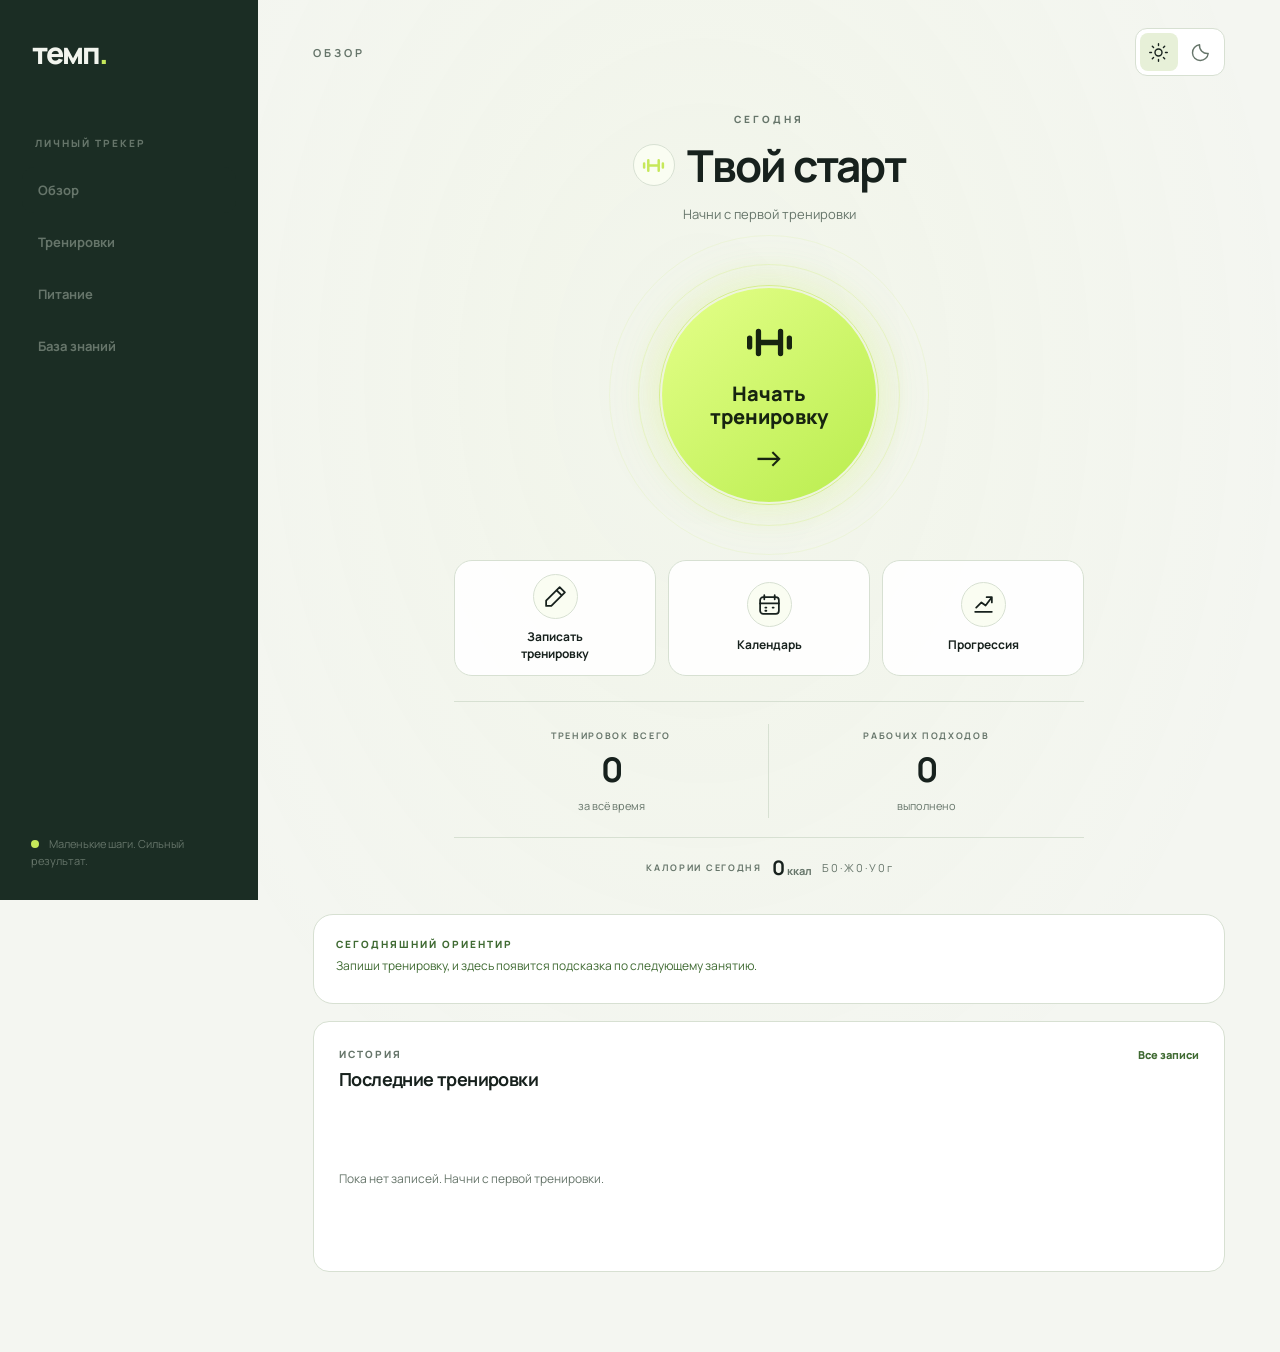
<file: index.html>
<!doctype html>
<html lang="ru">
  <head>
    <meta charset="UTF-8" />
    <meta name="viewport" content="width=device-width, initial-scale=1, viewport-fit=cover" />
    <meta name="theme-color" content="#101b18" />
    <meta name="description" content="Дневник тренировок и питания для активной жизни." />
    <link rel="manifest" href="./manifest.webmanifest" />
    <link rel="icon" href="./icon.svg" type="image/svg+xml" />
    <script>
      try {
        const savedTheme = localStorage.getItem("temp-theme-v1");
        document.documentElement.dataset.theme = ["light", "dark"].includes(savedTheme)
          ? savedTheme : (matchMedia("(prefers-color-scheme: dark)").matches ? "dark" : "light");
      } catch { document.documentElement.dataset.theme = "light"; }
    </script>
    <link rel="stylesheet" href="./styles.css?v=47" />
    <style>
      .live-past-sets > summary { display: list-item !important; text-align: left !important; justify-content: flex-start !important; }
      .live-past-title { margin-left: 0 !important; margin-right: auto !important; }
    </style>
    <title>Темп — тренировки и питание</title>
  </head>
  <body>
    <div class="app-shell">
      <aside class="sidebar" aria-label="Навигация">
        <a class="brand" href="#overview" aria-label="Темп, главная"><span>темп<span class="brand-dot">.</span></span></a>
        <div class="sidebar-caption">ЛИЧНЫЙ ТРЕКЕР</div>
        <nav class="nav-list" id="desktop-nav">
          <a href="#overview" data-page="overview"> Обзор</a>
          <a href="#training" data-page="training"> Тренировки</a>
          <a href="#nutrition" data-page="nutrition"> Питание</a>
          <a href="#learn" data-page="learn"> База знаний</a>
        </nav>
        <div class="sidebar-bottom"><span class="pulse-dot"></span> Маленькие шаги. Сильный результат.</div>
      </aside>

      <main id="main-content">
        <header class="topbar">
          <div><div class="eyebrow">ТВОЁ ПРОСТРАНСТВО ДЛЯ РОСТА</div><h1 id="page-title">Обзор</h1></div>
          <div class="topbar-actions"><div class="date-chip" id="today-label"></div><div class="theme-switch" role="group" aria-label="Тема оформления">
            <button type="button" data-theme-choice="light" aria-label="Светлая тема" aria-pressed="true" title="Светлая тема"><svg viewBox="0 0 24 24" aria-hidden="true"><circle cx="12" cy="12" r="4"/><path d="M12 2v2m0 16v2M2 12h2m16 0h2M4.93 4.93l1.42 1.42m11.3 11.3 1.42 1.42M4.93 19.07l1.42-1.42m11.3-11.3 1.42-1.42"/></svg></button>
            <button type="button" data-theme-choice="dark" aria-label="Тёмная тема" aria-pressed="false" title="Тёмная тема"><svg viewBox="0 0 24 24" aria-hidden="true"><path d="M20.8 13.1A9 9 0 0 1 10.9 3.2 9 9 0 1 0 20.8 13.1Z"/></svg></button>
          </div></div>
        </header>

        <section class="page active" id="overview" aria-labelledby="page-title">
          <div class="hero overview-launch">
            <div class="overview-focus"><span class="eyebrow" id="overview-focus-caption">СЕГОДНЯ</span><div class="overview-focus-title"><span class="overview-focus-icon"><svg viewBox="0 0 24 24" fill="none" stroke="currentColor" stroke-width="2.4" stroke-linecap="round" aria-hidden="true"><path d="M7 7v10M17 7v10M3 10v4M21 10v4M7 12h10"/></svg></span><h2 id="overview-focus-name">Твой старт</h2></div><p id="overview-focus-last">Начни с первой тренировки</p></div>
            <div class="start-orbit"><a class="overview-start" id="hero-start" href="#workout-flow"><svg viewBox="0 0 24 24" fill="none" stroke="currentColor" stroke-width="2.4" stroke-linecap="round" aria-hidden="true"><path d="M7 7v10M17 7v10M3 10v4M21 10v4M7 12h10"/></svg><span>Начать<br>тренировку</span><span class="start-arrow" aria-hidden="true">→</span></a></div>
            <div class="hero-actions overview-shortcuts"><a class="hero-record" id="hero-record" href="#workout-record"><span class="shortcut-icon"><svg viewBox="0 0 24 24" fill="none" stroke="currentColor" stroke-width="1.7" stroke-linecap="round" stroke-linejoin="round" aria-hidden="true"><path d="m16 3 5 5L8 21H3v-5Z M13 6l5 5"/></svg></span><span>Записать<br>тренировку</span></a><a class="hero-calendar" href="#calendar"><span class="shortcut-icon"><svg viewBox="0 0 24 24" fill="none" stroke="currentColor" stroke-width="1.7" stroke-linecap="round" aria-hidden="true"><rect x="3" y="5" width="18" height="16" rx="3"/><path d="M7 3v4m10-4v4M3 11h18M8 15h1m6 0h1m-8 3h1"/></svg></span><span>Календарь</span></a><a class="hero-progression" href="#progression"><span class="shortcut-icon"><svg viewBox="0 0 24 24" fill="none" stroke="currentColor" stroke-width="1.7" stroke-linecap="round" stroke-linejoin="round" aria-hidden="true"><path d="M4 19h16M5 15l5-5 4 3 6-8M15 5h5v5"/></svg></span><span>Прогрессия</span></a></div>
            <button class="hero-secondary" id="hero-new" type="button" hidden>Новая тренировка</button>
          </div>
          <div class="section-heading"><div><div class="eyebrow">ГЛАВНОЕ ЗА СЕГОДНЯ</div><h2>Всё под контролем</h2></div></div>
          <div class="stats-grid">
            <article class="stat-card"><span>Тренировок всего</span><strong id="stat-workouts">0</strong><small>за всё время</small></article>
            <article class="stat-card"><span>Рабочих подходов</span><strong id="stat-sets">0</strong><small>выполнено</small></article>
            <article class="stat-card"><span>Калории сегодня</span><strong id="stat-calories">0 <i>ккал</i></strong><small id="stat-macros">Б 0 · Ж 0 · У 0 г</small></article>
          </div>
          <section class="panel today-panel"><div class="eyebrow">СЕГОДНЯШНИЙ ОРИЕНТИР</div><div id="today-plan" class="empty-state">Запиши тренировку, и здесь появится подсказка по следующему занятию.</div></section>
          <div class="two-column">
            <article class="panel"><div class="panel-head"><div><div class="eyebrow">ИСТОРИЯ</div><h3>Последние тренировки</h3></div><a href="#training">Все записи</a></div><div id="recent-workouts" class="empty-state">Пока нет записей. Начни с первой тренировки.</div></article>
            <article class="panel timer-panel"><div class="eyebrow">МЕЖДУ ПОДХОДАМИ</div><h3>Время отдохнуть</h3><div class="timer-display" data-timer-display role="timer" aria-label="Оставшееся время отдыха">02:00</div><p data-timer-status>Выбери время и запусти таймер.</p><div class="timer-actions"><button type="button" data-timer-start="60">1 мин</button><button type="button" data-timer-start="90">1,5 мин</button><button type="button" data-timer-start="120" class="selected">2 мин</button><button type="button" data-timer-start="180">3 мин</button><button type="button" data-timer-stop>Сбросить</button></div></article>
          </div>
          <section class="panel summary-panel" id="latest-summary" hidden></section>
        </section>

        <section class="page" id="progression" aria-label="Прогрессия">
          <a class="record-back" href="#overview">К обзору</a>
          <div class="progression-intro"><div class="eyebrow">ТВОЙ ПРОГРЕСС</div><h2>Сильнее в своём темпе.</h2><p>Смотри изменения по упражнениям, ставь личные цели и выбирай следующий шаг нагрузки.</p></div>
          <details id="progression-profile-details" class="panel progression-profile-details" open><summary>Мой профиль</summary><form id="progression-profile"><div class="progression-profile-grid"><label>Масса тела, кг<input name="weight" type="number" min="20" max="300" step="any" placeholder="Например, 75" /></label><label>Пол для сравнения<select name="sex"><option value="">Не выбран</option><option value="male">Мужчина</option><option value="female">Женщина</option></select></label><label>Рост, см — необязательно<input name="height" type="number" min="100" max="250" step="1" placeholder="Например, 175" /></label><label>Опыт тренировок<select name="experience"><option value="new">Начинаю</option><option value="regular">Тренируюсь регулярно</option><option value="experienced">Есть опыт</option></select></label></div><button class="small-button" type="submit">Сохранить профиль</button><span id="progression-profile-status" class="form-help" role="status"></span><p class="form-help">Профиль хранится на этом устройстве. Масса тела и пол нужны для силовых ориентиров. Рост и опыт сохраняются для информации; личные графики работают без профиля.</p></form></details>
          <div class="progression-tabs" role="group" aria-label="Раздел прогрессии"><button class="food-chip" type="button" data-progression-tab="history" aria-pressed="true">Мой прогресс</button><button class="food-chip" type="button" data-progression-tab="next" aria-pressed="false">Следующий шаг</button><button class="food-chip" type="button" data-progression-tab="standards" aria-pressed="false">Ориентиры силы</button></div>
          <label class="progression-exercise-picker">Упражнение из моей истории<select id="progression-exercise"></select></label>
          <section class="panel progression-section" data-progression-panel="history"><div class="progression-filters"><label>Период<select id="progression-period"><option value="0">Всё время</option><option value="30">30 дней</option><option value="90">90 дней</option></select></label><label>Показатель<select id="progression-metric"><option value="topWeight">Рабочий вес</option><option value="bestEstimate">Оценка 1ПМ</option><option value="volume">Объём работы</option><option value="reps">Повторы</option></select></label></div><div id="progression-history"></div><p class="form-help">Учитываются выполненные занятия до сегодняшней даты. Объём — сумма веса × повторов. Сравнивай одинаковую технику и оборудование; рост объёма сам по себе не измеряет рост мышц.</p></section>
          <section class="panel progression-section" data-progression-panel="next" hidden><div id="progression-next"></div></section>
          <section class="panel progression-section" data-progression-panel="standards" hidden><h3>Ориентиры силы</h3><p class="form-help">Сравни расчётный максимум с приблизительными уровнями для своей массы тела. Здесь можно использовать результат из истории или ввести подход вручную.</p><label>Упражнение со штангой<select id="progression-lift"><option value="bench">Жим штанги лёжа</option><option value="squat">Приседания со штангой</option><option value="deadlift">Становая тяга</option></select></label><div class="progression-filters"><label>Вес с грифом, кг<input id="progression-lift-weight" type="number" min="0.5" max="1000" step="any" placeholder="Из истории" /></label><label>Повторы: 1–10<input id="progression-lift-reps" type="number" min="1" max="10" step="1" placeholder="Например, 5" /></label></div><div id="progression-standards-results"></div></section>
          <details class="panel progression-method"><summary>Как работает прогрессия</summary><p>Прогрессия — постепенное увеличение тренировочного стимула. Можно повышать рабочий вес, делать больше повторов или добавлять объём, сохраняя контроль движения и восстановление.</p><p>Практический вариант — двойная прогрессия: выбрать диапазон повторений, постепенно дойти до его верхней границы в рабочих подходах, затем немного увеличить вес. Конкретный темп зависит от программы, опыта и самочувствия.</p><p>Оценка 1ПМ показывает примерный максимум на одно повторение. Используем формулу Эпли: вес × (1 + повторы / 30); при одном повторе берём фактический вес. Для расчёта здесь используем подходы с 1–10 повторами. Это приближение, особенно для подходов с запасом повторений.</p><p>Числа в «Ориентирах силы» — коэффициенты сообщества Strength Level для мужчин и женщин. Они не учитывают возраст, рост, особенности техники и травмы. Личные изменения результатов полезнее для выбора следующей нагрузки.</p><div class="progression-source-list"><a href="https://acsm.org/resistance-training-guidelines-update-2026/" target="_blank" rel="noopener noreferrer">ACSM · рекомендации 2026</a><a href="https://pubmed.ncbi.nlm.nih.gov/19204579/" target="_blank" rel="noopener noreferrer">ACSM · модели прогрессии</a><a href="https://strengthlevel.com/strength-standards" target="_blank" rel="noopener noreferrer">Strength Level · силовые ориентиры</a></div></details>
        </section>

        <section class="page" id="training" aria-label="Тренировки">
          <div class="page-intro"><div><div class="eyebrow">ТВОЙ ДНЕВНИК</div><h2>Каждый подход<br />имеет значение.</h2><p>Здесь хранится история занятий, упражнений и прогресса. Новую тренировку можно начать за три коротких шага.</p></div><div class="intro-badge">01 / ДВИЖЕНИЕ</div></div>
          <section class="panel training-launch"><div><div class="eyebrow">БЫСТРЫЙ СТАРТ</div><h3>Готов к тренировке?</h3><p>Выбери группу мышц, проверь упражнения и начинай. Прошлые результаты уже будут под рукой.</p></div><button class="button button-dark" id="training-start" type="button">Начать тренировку </button></section>
          <div id="legacy-training-controls" hidden>
          <section class="panel template-panel"><div class="panel-head"><div><div class="eyebrow">ГОТОВЫЕ ДНИ</div><h3>Шаблоны тренировок</h3></div></div><div id="template-list" class="template-grid"></div></section>
          <div class="two-column training-layout">
            <section class="panel form-panel"><div class="panel-head"><div><div class="eyebrow">ПОДГОТОВКА</div><h3>Начать занятие</h3></div></div><form id="session-form"><label>Название тренировки <input name="title" type="text" maxlength="80" placeholder="Например, день ног" required /></label><div class="form-row"><label>Дата <input id="workout-date" name="date" type="date" required /></label><label>Вид активности <select name="activity"><option value="Силовая">Силовая</option><option value="Кроссфит">Кроссфит</option><option value="Бег">Бег</option><option value="Другая">Другая</option></select></label></div><button class="button button-dark" type="submit">Начать тренировку </button><p class="form-help">Выбранный шаблон подскажет упражнения. Их можно менять и дополнять.</p></form></section>
            <section class="panel timer-panel training-timer"><div class="eyebrow">МЕЖДУ ПОДХОДАМИ</div><h3>Таймер отдыха</h3><div class="timer-display" data-timer-display role="timer" aria-label="Оставшееся время отдыха">02:00</div><p data-timer-status>Выбери время и запусти таймер.</p><div class="timer-actions"><button type="button" data-timer-start="60">1 мин</button><button type="button" data-timer-start="90">1,5 мин</button><button type="button" data-timer-start="120" class="selected">2 мин</button><button type="button" data-timer-start="180">3 мин</button><button type="button" data-timer-stop>Сбросить</button></div><label class="auto-rest-label"><input type="checkbox" id="auto-rest" checked /> Автоматически запускать после подхода</label></section>
          </div>
          <section id="active-session" class="panel active-session" hidden></section>
          <section id="finish-summary" class="panel summary-panel" hidden></section>
          </div>
          <section class="panel log-panel session-history"><div class="panel-head"><div><div class="eyebrow">ТВОЙ ПУТЬ</div><h3>История тренировок</h3></div><span class="count-badge" id="workout-count">0 записей</span></div><div id="workout-list" class="empty-state">Здесь появятся твои тренировки.</div></section>
          <section class="panel progress-panel"><div class="panel-head"><div><div class="eyebrow">ПО КАЖДОМУ УПРАЖНЕНИЮ</div><h3>Личная история</h3></div></div><label class="history-date-label">Открыть упражнение <select id="exercise-select"><option value="">Выбери упражнение</option></select></label><div id="exercise-detail" class="empty-state">Выбери упражнение, чтобы увидеть все подходы, рекорды и график.</div></section>
          <section class="panel progress-panel"><div class="panel-head"><div><div class="eyebrow">ДИНАМИКА</div><h3>Прогресс и частота</h3></div></div><div id="progress-list" class="empty-state">После нескольких тренировок здесь появятся изменения по упражнениям.</div><div id="group-list"></div><p class="form-help">Объём = вес × повторения по всем подходам. Процент показывает изменение записанного объёма за последние 4 недели к предыдущим 4 неделям; это не измерение роста мышц.</p></section>
        </section>


        <section class="page" id="calendar" aria-label="Календарь тренировок">
          <div class="calendar-head"><div><div class="eyebrow">ТВОЙ ПЛАН</div><h2>Календарь тренировок</h2></div><button type="button" class="calendar-add" id="calendar-add" aria-label="Добавить тренировку">+</button></div>
          <section class="panel calendar-panel"><div class="calendar-month-bar"><button type="button" id="calendar-prev" aria-label="Предыдущий месяц">‹</button><h3 id="calendar-month"></h3><button type="button" id="calendar-next" aria-label="Следующий месяц">›</button></div><button type="button" class="text-button" id="calendar-today">Сегодня</button><div class="calendar-weekdays" aria-hidden="true"><span>Пн</span><span>Вт</span><span>Ср</span><span>Чт</span><span>Пт</span><span>Сб</span><span>Вс</span></div><div id="calendar-grid" class="calendar-grid"></div><div class="calendar-legend"><span><i class="calendar-mark done"></i>Завершено</span><span><i class="calendar-mark planned"></i>Запланировано</span></div></section>
          <section class="panel calendar-day-panel"><div class="panel-head"><h3 id="calendar-day-title"></h3></div><div id="calendar-day-list"></div></section>
        </section>
        <section class="page" id="workout-record" aria-label="Записать прошедшую тренировку">
          <div class="record-shell">
            <a class="record-back" href="#overview">К обзору</a>
            <div class="eyebrow">УЖЕ ПОТРЕНИРОВАЛСЯ</div>
            <h2 class="flow-title">Записать тренировку</h2>
            <p class="flow-subtitle">Укажи дату, упражнения и сделанные подходы. Результаты попадут в историю и статистику.</p>
            <div id="record-wizard" hidden></div>
            <form id="record-workout-form">
              <div class="panel record-details">
                <label>Дата тренировки<input name="date" type="date" required /></label>
                <details id="record-extra-details" class="record-extra-details" open>
                  <summary>Дополнительно</summary>
                  <div class="record-extra-fields">
                    <label>Название тренировки<input name="title" type="text" maxlength="80" placeholder="Название по выбранным группам" required /></label>
                    <label>Вид активности<select name="activity"><option>Силовая</option><option>Кроссфит</option><option>Бег</option><option>Другая</option></select></label>
                    <label>Длительность, минут — необязательно<input name="duration" type="number" min="1" max="1440" step="1" placeholder="Например, 60" /></label>
                  </div>
                </details>
              </div>
              <datalist id="record-exercise-options"></datalist>
              <div id="record-exercises"></div>
              <button type="button" class="small-button record-add-exercise" id="record-add-exercise">Добавить упражнение</button>
              <button type="submit" class="button button-dark record-save">Сохранить тренировку </button>
            </form>
          </div>
        </section>

        <section class="page" id="workout-flow" aria-label="Подготовка тренировки">
          <div class="flow-shell"><header class="flow-top"><button class="flow-back" id="flow-back" type="button">Назад</button><span id="flow-counter">Шаг 1 из 3</span><button class="flow-close" id="flow-close" type="button">Закрыть</button></header><div class="flow-progress" aria-hidden="true"><span id="flow-progress-fill"></span></div><div id="flow-content"></div><button class="button button-dark flow-primary" id="flow-next" type="button" disabled>Далее </button></div>
        </section>

        <section class="page" id="workout-live" aria-label="Активная тренировка">
          <div class="live-shell"><header class="live-top"><div><div class="eyebrow">ТРЕНИРОВКА ИДЁТ</div><h2 id="live-title">Тренировка</h2><span id="live-duration">00:00:00</span></div></header><div id="live-exercise-nav" class="live-exercise-nav"></div><div class="live-reorder-hint"><span>Удерживай упражнение, чтобы изменить порядок.</span><button type="button" id="live-reorder-dismiss" aria-label="Закрыть подсказку">×</button></div><div id="live-content"></div><div class="live-workout-end"><button class="live-finish" id="live-finish" type="button">Завершить тренировку</button></div></div><div class="live-confirm" id="live-confirm" hidden><div class="live-confirm-card" role="dialog" aria-modal="true" aria-labelledby="live-confirm-title"><div class="eyebrow">ЗАВЕРШЕНИЕ</div><h3 id="live-confirm-title">Завершить тренировку?</h3><p>Записанные подходы сохранятся, и ты увидишь результат занятия.</p><div><button type="button" id="live-confirm-cancel">Продолжить занятие</button><button type="button" id="live-confirm-yes">Завершить тренировку</button></div></div></div>
        </section>

        <section class="page" id="workout-result" aria-label="Результат тренировки"><div class="result-shell" id="result-content"></div></section>

        <section class="page" id="nutrition" aria-label="Питание">
          <div class="page-intro"><div><div class="eyebrow">ТОПЛИВО ДЛЯ ТЕЛА</div><h2>Питание<br />без догадок.</h2><p>Выбирай блюда, указывай порцию — калории и БЖУ посчитаются автоматически.</p></div><div class="intro-badge">02 / ПИТАНИЕ</div></div>
          <div class="macro-grid"><div class="macro-card"><span>КАЛОРИИ</span><strong id="total-calories">0</strong><small>ккал <span class="macro-period">сегодня</span></small></div><div class="macro-card"><span>БЕЛКИ</span><strong id="total-protein">0</strong><small>г <span class="macro-period">сегодня</span></small></div><div class="macro-card"><span>ЖИРЫ</span><strong id="total-fat">0</strong><small>г <span class="macro-period">сегодня</span></small></div><div class="macro-card"><span>УГЛЕВОДЫ</span><strong id="total-carbs">0</strong><small>г <span class="macro-period">сегодня</span></small></div></div>
          <div class="nutrition-layout">
            <section class="panel food-catalog-panel">
              <form id="food-form">
                <div class="food-context-row"><label>Дата<input id="food-date" name="date" type="date" required /></label><select name="meal" hidden aria-label="Приём пищи"><option>Завтрак</option><option>Обед</option><option>Ужин</option><option>Перекус</option></select></div>
                <div id="food-meal-buttons" class="food-chip-row" role="group" aria-label="Приём пищи"></div>
                <label class="food-search-label">Что ели?<input id="food-search" type="search" placeholder="Например, борщ, овсянка или банан" autocomplete="off" /></label>
                <div class="food-results-head"><span id="food-results-caption"></span><button type="button" id="food-own-mode" class="text-button">+ Своё блюдо</button></div>
                <div id="food-search-results" class="food-search-results"></div>
                <div id="food-tabs" class="food-chip-row" role="group" aria-label="Список продуктов"></div>
                <details class="food-category-picker" open><summary>Категории</summary><div id="food-categories" class="food-chip-row" role="group" aria-label="Категории продуктов"></div></details>
                <section id="food-entry" class="food-entry" hidden>
                  <div class="panel-head"><h3 id="food-selected-name"></h3><button type="button" id="food-entry-close" class="icon-button" aria-label="Отменить добавление">×</button></div>
                  <p id="food-selected-source" class="form-help"></p>
                  <fieldset id="food-own-fields" hidden disabled><label>Название блюда<input id="food-own-name" type="text" maxlength="80" required /></label><p class="form-help">Значения на 100 г</p><div class="food-own-grid"><label>Ккал<input id="food-own-calories" type="number" min="0" max="10000" step="any" required /></label><label>Белки, г<input id="food-own-protein" type="number" min="0" max="100" step="any" required /></label><label>Жиры, г<input id="food-own-fat" type="number" min="0" max="100" step="any" required /></label><label>Углеводы, г<input id="food-own-carbs" type="number" min="0" max="100" step="any" required /></label></div></fieldset>
                  <div class="food-chip-row food-portion-options"><button type="button" class="food-chip" data-food-portion="100">100 г</button><button type="button" class="food-chip" data-food-portion="portion">Средняя порция</button><button type="button" class="food-chip" data-food-portion="custom">Свой вес</button></div>
                  <label>Сколько съели, г<input id="food-grams" type="text" inputmode="decimal" required disabled /></label>
                  <p id="food-portion-note" class="form-help"></p><div id="food-preview" class="food-preview" aria-live="polite"></div>
                  <button class="button button-dark" id="food-save" type="submit">Добавить в дневник</button>
                </section>
              </form>
              <details class="food-source-details"><summary>О справочнике</summary><p>101 продукт и блюдо из <a href="https://fdc.nal.usda.gov/download-datasets/" target="_blank" rel="noopener noreferrer">USDA FoodData Central · FNDDS 2021–2023</a>, открытые данные CC0. Названия переведены на русский. Порции взяты из справочных бытовых мер USDA; это ориентиры, а не измеренный средний вес. У готового блюда БЖУ зависят от рецепта. Если нужной позиции нет, добавь своё блюдо.</p></details>
            </section>
            <section class="panel food-diary-panel"><div class="panel-head"><div><div class="eyebrow">ДНЕВНИК ПИТАНИЯ</div><h3>Записи за <span id="food-list-date">сегодня</span></h3></div></div><label class="history-date-label">Посмотреть дату<input id="food-view-date" type="date" /></label><div id="food-list"></div></section>
          </div>
        </section>

        <section class="page" id="learn" aria-label="База знаний"><div class="page-intro"><div><div class="eyebrow">УЧИСЬ В СВОЁМ ТЕМПЕ</div><h2>Сильный старт<br />начинается с основ.</h2><p>Короткие ориентиры для тех, кто только выстраивает привычку тренироваться.</p></div><div class="intro-badge">03 / ЗНАНИЯ</div></div><div class="knowledge-tabs" role="tablist" aria-label="Разделы знаний"><button id="knowledge-exercises-tab" type="button" role="tab" aria-selected="true" aria-controls="knowledge-exercises">Упражнения</button><button id="knowledge-basics-tab" type="button" role="tab" aria-selected="false" aria-controls="knowledge-basics" tabindex="-1">Основы</button></div><div id="knowledge-exercises" role="tabpanel" aria-labelledby="knowledge-exercises-tab"><div class="exercise-library-intro"><h3>Упражнения по группам мышц</h3><p>Выбери группу и открой упражнение, чтобы посмотреть технику. Многие упражнения нагружают сразу несколько групп мышц.</p></div><div class="muscle-filters" role="group" aria-label="Группы мышц"><button type="button" data-muscle="legs" aria-pressed="true" aria-controls="muscle-legs">Ноги<span>6</span></button><button type="button" data-muscle="glutes" aria-pressed="false" aria-controls="muscle-glutes">Ягодицы<span>5</span></button><button type="button" data-muscle="back" aria-pressed="false" aria-controls="muscle-back">Спина<span>5</span></button><button type="button" data-muscle="chest" aria-pressed="false" aria-controls="muscle-chest">Грудь<span>5</span></button><button type="button" data-muscle="shoulders" aria-pressed="false" aria-controls="muscle-shoulders">Плечи<span>4</span></button><button type="button" data-muscle="arms" aria-pressed="false" aria-controls="muscle-arms">Руки<span>5</span></button><button type="button" data-muscle="core" aria-pressed="false" aria-controls="muscle-core">Пресс и корпус<span>5</span></button></div><section id="muscle-legs" class="muscle-section" aria-label="Ноги"><div class="section-heading"><h3>Ноги</h3><p>6 популярных упражнений</p></div><div class="exercise-library-list"><details class="exercise-guide"><summary><div><h4>Приседания со штангой</h4><p>Квадрицепсы, ягодицы</p></div><svg viewBox="0 0 24 24" aria-hidden="true"><path d="m6 9 6 6 6-6"/></svg></summary><div class="exercise-guide-body"><h5>Как выполнять</h5><ol><li>Поставь стопы примерно на ширине плеч, носки слегка разверни. Штанга лежит на верхней части спины, а не на шее.</li><li>Напряги корпус и опустись, сгибая колени и таз. Колени движутся в направлении носков, стопы остаются на полу.</li><li>Поднимись без рывка. Выбирай глубину, на которой сохраняешь устойчивость и контроль спины.</li></ol></div></details><details class="exercise-guide"><summary><div><h4>Жим ногами</h4><p>Квадрицепсы, ягодицы</p></div><svg viewBox="0 0 24 24" aria-hidden="true"><path d="m6 9 6 6 6-6"/></svg></summary><div class="exercise-guide-body"><h5>Как выполнять</h5><ol><li>Прижми спину и таз к спинке, поставь стопы на платформу примерно на ширине плеч.</li><li>Опускай платформу, пока таз остаётся прижатым к сиденью. Колени направляй по линии носков.</li><li>Выжми платформу, сохраняя небольшой запас до полного выпрямления коленей. Не отрывай таз и не помогай руками.</li></ol></div></details><details class="exercise-guide"><summary><div><h4>Выпады с гантелями</h4><p>Квадрицепсы, ягодицы</p></div><svg viewBox="0 0 24 24" aria-hidden="true"><path d="m6 9 6 6 6-6"/></svg></summary><div class="exercise-guide-body"><h5>Как выполнять</h5><ol><li>Встань ровно, гантели держи по бокам. Сделай шаг назад, оставляя стопы на двух параллельных линиях.</li><li>Опускайся, сгибая обе ноги; передняя стопа полностью на полу. Корпус остаётся устойчивым.</li><li>Оттолкнись передней ногой и вернись в исходное положение. Не заваливай колено внутрь.</li></ol></div></details><details class="exercise-guide"><summary><div><h4>Разгибание ног</h4><p>Квадрицепсы</p></div><svg viewBox="0 0 24 24" aria-hidden="true"><path d="m6 9 6 6 6-6"/></svg></summary><div class="exercise-guide-body"><h5>Как выполнять</h5><ol><li>Настрой сиденье так, чтобы коленный сустав совпадал с осью тренажёра. Валик расположи над голеностопом.</li><li>Разгибай ноги плавно, удерживая таз и спину на сиденье.</li><li>Медленно опусти вес. Не подбрасывай его и не ударяй коленями в крайнее положение.</li></ol></div></details><details class="exercise-guide"><summary><div><h4>Сгибание ног</h4><p>Задняя поверхность бедра</p></div><svg viewBox="0 0 24 24" aria-hidden="true"><path d="m6 9 6 6 6-6"/></svg></summary><div class="exercise-guide-body"><h5>Как выполнять</h5><ol><li>Настрой тренажёр под свой рост: колено совпадает с осью вращения, валик лежит на нижней части голени.</li><li>Сгибай колени, не поднимая таз и не прогибаясь в пояснице.</li><li>Верни ноги плавно, сохраняя контроль. Не используй рывок корпуса.</li></ol></div></details><details class="exercise-guide"><summary><div><h4>Подъёмы на носки</h4><p>Икры</p></div><svg viewBox="0 0 24 24" aria-hidden="true"><path d="m6 9 6 6 6-6"/></svg></summary><div class="exercise-guide-body"><h5>Как выполнять</h5><ol><li>Встань у опоры или в тренажёре. Держи корпус ровно; колени не блокируй.</li><li>Поднимись на носки настолько высоко, насколько можешь без потери равновесия.</li><li>Медленно опусти пятки. Не пружинь и не заваливай стопы наружу.</li></ol></div></details></div></section><section id="muscle-glutes" class="muscle-section" hidden aria-label="Ягодицы"><div class="section-heading"><h3>Ягодицы</h3><p>5 популярных упражнений</p></div><div class="exercise-library-list"><details class="exercise-guide"><summary><div><h4>Ягодичный мост</h4><p>Ягодицы</p></div><svg viewBox="0 0 24 24" aria-hidden="true"><path d="m6 9 6 6 6-6"/></svg></summary><div class="exercise-guide-body"><h5>Как выполнять</h5><ol><li>Ляг на спину, согни ноги и поставь стопы на пол. В верхней точке голени примерно вертикальны.</li><li>Подними таз, опираясь на стопы и напрягая ягодицы.</li><li>Остановись, когда корпус и бёдра образуют линию. Не переразгибай поясницу; опускай таз плавно.</li></ol></div></details><details class="exercise-guide"><summary><div><h4>Хип-траст</h4><p>Ягодицы</p></div><svg viewBox="0 0 24 24" aria-hidden="true"><path d="m6 9 6 6 6-6"/></svg></summary><div class="exercise-guide-body"><h5>Как выполнять</h5><ol><li>Упрись верхней частью спины в устойчивую скамью. Поставь стопы на пол; при использовании штанги положи мягкую накладку на таз.</li><li>Подними таз, удерживая подбородок слегка опущенным и рёбра под контролем.</li><li>Вверху голени примерно вертикальны, движение заканчивается разгибанием таза, а не поясницы. Опусти вес плавно.</li></ol></div></details><details class="exercise-guide"><summary><div><h4>Румынская тяга</h4><p>Ягодицы, задняя поверхность бедра</p></div><svg viewBox="0 0 24 24" aria-hidden="true"><path d="m6 9 6 6 6-6"/></svg></summary><div class="exercise-guide-body"><h5>Как выполнять</h5><ol><li>Поставь стопы на ширине таза. Держи вес перед собой, колени слегка согни.</li><li>Отводи таз назад, ведя вес близко к ногам. Сохраняй устойчивую спину и напряжённый корпус.</li><li>Опускайся до натяжения задней поверхности бедра без округления спины. Вернись, разгибая таз; не отклоняйся назад.</li></ol></div></details><details class="exercise-guide"><summary><div><h4>Болгарские выпады</h4><p>Ягодицы, квадрицепсы</p></div><svg viewBox="0 0 24 24" aria-hidden="true"><path d="m6 9 6 6 6-6"/></svg></summary><div class="exercise-guide-body"><h5>Как выполнять</h5><ol><li>Положи подъём задней стопы на невысокую устойчивую скамью. Переднюю стопу поставь достаточно далеко для устойчивого приседа.</li><li>Опускай таз вниз, сгибая переднюю ногу. Держи колено по линии носка; небольшой наклон корпуса допустим.</li><li>Поднимись за счёт передней ноги. Начни без веса и используй опору, если сложно удержать равновесие.</li></ol></div></details><details class="exercise-guide"><summary><div><h4>Отведение ноги в кроссовере</h4><p>Ягодицы</p></div><svg viewBox="0 0 24 24" aria-hidden="true"><path d="m6 9 6 6 6-6"/></svg></summary><div class="exercise-guide-body"><h5>Как выполнять</h5><ol><li>Закрепи манжету на голени, встань лицом к блоку и возьмись за опору. Корпус устойчивый.</li><li>Отведи ногу назад небольшой контролируемой амплитудой.</li><li>Верни ногу плавно. Не раскачивай корпус и не заменяй движение прогибом в пояснице.</li></ol></div></details></div></section><section id="muscle-back" class="muscle-section" hidden aria-label="Спина"><div class="section-heading"><h3>Спина</h3><p>5 популярных упражнений</p></div><div class="exercise-library-list"><details class="exercise-guide"><summary><div><h4>Тяга верхнего блока</h4><p>Широчайшие, верх спины</p></div><svg viewBox="0 0 24 24" aria-hidden="true"><path d="m6 9 6 6 6-6"/></svg></summary><div class="exercise-guide-body"><h5>Как выполнять</h5><ol><li>Настрой упор для бёдер, возьмись за рукоять удобным хватом. Корпус слегка отклонён назад.</li><li>Тяни рукоять к верхней части груди, направляя локти вниз. Не тяни блок за голову.</li><li>Верни руки плавно, без раскачивания корпуса и рывка поясницей.</li></ol></div></details><details class="exercise-guide"><summary><div><h4>Горизонтальная тяга</h4><p>Средняя часть спины, широчайшие</p></div><svg viewBox="0 0 24 24" aria-hidden="true"><path d="m6 9 6 6 6-6"/></svg></summary><div class="exercise-guide-body"><h5>Как выполнять</h5><ol><li>Сядь устойчиво, колени слегка согнуты. Держи спину в удобном нейтральном положении.</li><li>Тяни рукоять к нижним рёбрам, направляя локти назад и сближая лопатки без чрезмерного подъёма плеч.</li><li>Плавно выпрями руки. Не превращай упражнение в наклоны корпуса вперёд и назад.</li></ol></div></details><details class="exercise-guide"><summary><div><h4>Тяга гантели с опорой</h4><p>Широчайшие, средняя часть спины</p></div><svg viewBox="0 0 24 24" aria-hidden="true"><path d="m6 9 6 6 6-6"/></svg></summary><div class="exercise-guide-body"><h5>Как выполнять</h5><ol><li>Обопрись рукой на устойчивую скамью. Отведи таз назад и удерживай корпус почти параллельно полу.</li><li>Тяни гантель к тазу, ведя локоть назад. Не разворачивай корпус вслед за весом.</li><li>Опускай гантель плавно и сохраняй устойчивость поясницы.</li></ol></div></details><details class="exercise-guide"><summary><div><h4>Подтягивания</h4><p>Широчайшие, бицепс</p></div><svg viewBox="0 0 24 24" aria-hidden="true"><path d="m6 9 6 6 6-6"/></svg></summary><div class="exercise-guide-body"><h5>Как выполнять</h5><ol><li>Возьмись за перекладину удобным хватом. Начни из контролируемого виса, без болезненного натяжения плеч.</li><li>Подтягивай корпус, направляя локти вниз, без махов ногами и рывков.</li><li>Опускайся плавно. При необходимости используй тренажёр с противовесом или резинку.</li></ol></div></details><details class="exercise-guide"><summary><div><h4>Тяга штанги в наклоне</h4><p>Средняя часть спины, широчайшие</p></div><svg viewBox="0 0 24 24" aria-hidden="true"><path d="m6 9 6 6 6-6"/></svg></summary><div class="exercise-guide-body"><h5>Как выполнять</h5><ol><li>Слегка согни колени, отведи таз назад и наклони корпус. Напряги корпус, удерживай спину устойчивой.</li><li>Тяни штангу к нижним рёбрам или верхней части живота, не меняя угол корпуса.</li><li>Опусти вес плавно. Не подбрасывай штангу разгибанием поясницы.</li></ol></div></details></div></section><section id="muscle-chest" class="muscle-section" hidden aria-label="Грудь"><div class="section-heading"><h3>Грудь</h3><p>5 популярных упражнений</p></div><div class="exercise-library-list"><details class="exercise-guide"><summary><div><h4>Жим лёжа</h4><p>Грудные, трицепс</p></div><svg viewBox="0 0 24 24" aria-hidden="true"><path d="m6 9 6 6 6-6"/></svg></summary><div class="exercise-guide-body"><h5>Как выполнять</h5><ol><li>Ляг на скамью: стопы на полу, таз и верх спины на опоре. Лопатки устойчивы, запястья над предплечьями.</li><li>Опускай штангу к груди плавно; локти не разводи строго в стороны. Выбери комфортную для плеч траекторию.</li><li>Выжми вес без отрыва таза и отбива от груди. Используй страховочные упоры или помощь страхующего.</li></ol></div></details><details class="exercise-guide"><summary><div><h4>Жим гантелей лёжа</h4><p>Грудные, трицепс</p></div><svg viewBox="0 0 24 24" aria-hidden="true"><path d="m6 9 6 6 6-6"/></svg></summary><div class="exercise-guide-body"><h5>Как выполнять</h5><ol><li>Ляг на скамью, поставь стопы на пол. Держи гантели над грудью, кисти устойчивы.</li><li>Плавно опускай гантели по бокам груди до комфортной глубины. Предплечья примерно вертикальны.</li><li>Выжми гантели, не сталкивая их и не поднимая плечи к ушам.</li></ol></div></details><details class="exercise-guide"><summary><div><h4>Жим гантелей на наклонной скамье</h4><p>Верх грудных, передние дельты</p></div><svg viewBox="0 0 24 24" aria-hidden="true"><path d="m6 9 6 6 6-6"/></svg></summary><div class="exercise-guide-body"><h5>Как выполнять</h5><ol><li>Установи небольшой наклон скамьи — примерно 15–30 градусов. Прижми таз и верх спины к опоре.</li><li>Опускай гантели по бокам верхней части груди, удерживая локти под кистями.</li><li>Выжми вес плавно. Не увеличивай прогиб поясницы ради завершения повторения.</li></ol></div></details><details class="exercise-guide"><summary><div><h4>Отжимания</h4><p>Грудные, трицепс, корпус</p></div><svg viewBox="0 0 24 24" aria-hidden="true"><path d="m6 9 6 6 6-6"/></svg></summary><div class="exercise-guide-body"><h5>Как выполнять</h5><ol><li>Поставь ладони немного шире плеч. Удерживай корпус ровной линией от головы до пяток.</li><li>Сгибай локти, опуская грудь к полу. Локти направляй немного назад, а не строго в стороны.</li><li>Оттолкнись от пола без провисания поясницы. Для облегчения опирайся руками на устойчивую возвышенность.</li></ol></div></details><details class="exercise-guide"><summary><div><h4>Сведение рук в кроссовере</h4><p>Грудные</p></div><svg viewBox="0 0 24 24" aria-hidden="true"><path d="m6 9 6 6 6-6"/></svg></summary><div class="exercise-guide-body"><h5>Как выполнять</h5><ol><li>Настрой блоки примерно на уровне плеч, встань устойчиво. Локти слегка согнуты.</li><li>Своди руки перед грудью по дуге, сохраняя угол в локтях и устойчивый корпус.</li><li>Разведи руки плавно до комфортного растяжения. Не уводи плечи далеко назад.</li></ol></div></details></div></section><section id="muscle-shoulders" class="muscle-section" hidden aria-label="Плечи"><div class="section-heading"><h3>Плечи</h3><p>4 популярных упражнений</p></div><div class="exercise-library-list"><details class="exercise-guide"><summary><div><h4>Жим гантелей сидя</h4><p>Передние и средние дельты, трицепс</p></div><svg viewBox="0 0 24 24" aria-hidden="true"><path d="m6 9 6 6 6-6"/></svg></summary><div class="exercise-guide-body"><h5>Как выполнять</h5><ol><li>Сядь на скамью со спинкой, стопы на полу. Держи гантели у плеч, локти немного перед корпусом.</li><li>Выжми гантели вверх в комфортной траектории. Не выгибай поясницу и не поднимай рёбра.</li><li>Опусти вес плавно до удобной для плеч глубины.</li></ol></div></details><details class="exercise-guide"><summary><div><h4>Махи гантелями в стороны</h4><p>Средние дельты</p></div><svg viewBox="0 0 24 24" aria-hidden="true"><path d="m6 9 6 6 6-6"/></svg></summary><div class="exercise-guide-body"><h5>Как выполнять</h5><ol><li>Встань устойчиво, держи лёгкие гантели по бокам. Локти слегка согни.</li><li>Поднимай руки в стороны и немного вперёд примерно до уровня плеч.</li><li>Опускай вес медленно. Не раскачивай корпус, не пожимай плечами и не разворачивай кисти резко вниз.</li></ol></div></details><details class="exercise-guide"><summary><div><h4>Обратная бабочка</h4><p>Задние дельты, верх спины</p></div><svg viewBox="0 0 24 24" aria-hidden="true"><path d="m6 9 6 6 6-6"/></svg></summary><div class="exercise-guide-body"><h5>Как выполнять</h5><ol><li>Настрой сиденье так, чтобы рукояти были примерно на уровне плеч. Грудь прижми к опоре.</li><li>Разводи руки назад, сохраняя небольшой сгиб локтей и не поднимая плечи.</li><li>Верни руки плавно. Не отрывай грудь от опоры и не делай рывков.</li></ol></div></details><details class="exercise-guide"><summary><div><h4>Разведение гантелей в наклоне</h4><p>Задние дельты</p></div><svg viewBox="0 0 24 24" aria-hidden="true"><path d="m6 9 6 6 6-6"/></svg></summary><div class="exercise-guide-body"><h5>Как выполнять</h5><ol><li>Наклони корпус, отводя таз назад, или ляг грудью на наклонную скамью. Возьми лёгкие гантели.</li><li>Разводи руки в стороны, слегка сгибая локти. Корпус сохраняет положение.</li><li>Опускай вес плавно. Не помогай движению разгибанием спины.</li></ol></div></details></div></section><section id="muscle-arms" class="muscle-section" hidden aria-label="Руки"><div class="section-heading"><h3>Руки</h3><p>5 популярных упражнений</p></div><div class="exercise-library-list"><details class="exercise-guide"><summary><div><h4>Сгибание рук с гантелями</h4><p>Бицепс</p></div><svg viewBox="0 0 24 24" aria-hidden="true"><path d="m6 9 6 6 6-6"/></svg></summary><div class="exercise-guide-body"><h5>Как выполнять</h5><ol><li>Встань ровно, держи гантели по бокам, локти близко к корпусу.</li><li>Сгибай руки без движения плеч вперёд. Ладони можно плавно разворачивать вверх.</li><li>Опускай гантели медленно. Не отклоняйся назад и не раскачивай вес.</li></ol></div></details><details class="exercise-guide"><summary><div><h4>Молотковые сгибания</h4><p>Бицепс, плечевая мышца, предплечья</p></div><svg viewBox="0 0 24 24" aria-hidden="true"><path d="m6 9 6 6 6-6"/></svg></summary><div class="exercise-guide-body"><h5>Как выполнять</h5><ol><li>Держи гантели так, чтобы ладони смотрели друг на друга. Корпус устойчивый.</li><li>Сгибай локти, сохраняя нейтральный хват и положение плеч.</li><li>Опускай вес плавно; не сгибай кисти и не делай махов корпусом.</li></ol></div></details><details class="exercise-guide"><summary><div><h4>Сгибание рук со штангой</h4><p>Бицепс</p></div><svg viewBox="0 0 24 24" aria-hidden="true"><path d="m6 9 6 6 6-6"/></svg></summary><div class="exercise-guide-body"><h5>Как выполнять</h5><ol><li>Возьми прямой или EZ-гриф удобным хватом. Запястья держи ровно, локти около корпуса.</li><li>Подними вес за счёт сгибания локтей, без наклона корпуса назад.</li><li>Плавно опусти штангу. Выбирай гриф и ширину хвата, при которых кистям комфортно.</li></ol></div></details><details class="exercise-guide"><summary><div><h4>Разгибание рук на блоке</h4><p>Трицепс</p></div><svg viewBox="0 0 24 24" aria-hidden="true"><path d="m6 9 6 6 6-6"/></svg></summary><div class="exercise-guide-body"><h5>Как выполнять</h5><ol><li>Встань у верхнего блока, слегка согни колени. Локти расположи около корпуса.</li><li>Разгибай руки вниз, сохраняя плечи неподвижными и кисти устойчивыми.</li><li>Верни рукоять плавно, сгибая локти. Не наваливайся на неё всем телом.</li></ol></div></details><details class="exercise-guide"><summary><div><h4>Разгибание рук с гантелью над головой</h4><p>Трицепс</p></div><svg viewBox="0 0 24 24" aria-hidden="true"><path d="m6 9 6 6 6-6"/></svg></summary><div class="exercise-guide-body"><h5>Как выполнять</h5><ol><li>Сядь устойчиво или встань, удерживая гантель двумя руками над головой. Напряги корпус.</li><li>Согни локти, опуская гантель за голову до комфортной глубины. Плечи сохраняют положение.</li><li>Разогни руки без рывка и прогиба поясницы. Если плечам некомфортно, выбери разгибание на блоке.</li></ol></div></details></div></section><section id="muscle-core" class="muscle-section" hidden aria-label="Пресс и корпус"><div class="section-heading"><h3>Пресс и корпус</h3><p>5 популярных упражнений</p></div><div class="exercise-library-list"><details class="exercise-guide"><summary><div><h4>Планка</h4><p>Мышцы корпуса</p></div><svg viewBox="0 0 24 24" aria-hidden="true"><path d="m6 9 6 6 6-6"/></svg></summary><div class="exercise-guide-body"><h5>Как выполнять</h5><ol><li>Поставь локти под плечами, опирайся на предплечья и носки. Удерживай тело ровной линией.</li><li>Напряги живот и ягодицы, дыши спокойно. Не провисай в пояснице и не поднимай таз высоко.</li><li>Заканчивай подход, когда перестаёшь удерживать положение; увеличивай время постепенно.</li></ol></div></details><details class="exercise-guide"><summary><div><h4>Скручивания</h4><p>Прямая мышца живота</p></div><svg viewBox="0 0 24 24" aria-hidden="true"><path d="m6 9 6 6 6-6"/></svg></summary><div class="exercise-guide-body"><h5>Как выполнять</h5><ol><li>Ляг на спину, согни колени, стопы поставь на пол. Руки у груди или легко касаются головы.</li><li>На выдохе слегка подними лопатки, приближая рёбра к тазу.</li><li>Опустись плавно. Не тяни голову руками и не пытайся полностью сесть.</li></ol></div></details><details class="exercise-guide"><summary><div><h4>Обратные скручивания</h4><p>Мышцы живота</p></div><svg viewBox="0 0 24 24" aria-hidden="true"><path d="m6 9 6 6 6-6"/></svg></summary><div class="exercise-guide-body"><h5>Как выполнять</h5><ol><li>Ляг на спину, согни ноги и подними их. Руки лежат по бокам корпуса.</li><li>На выдохе слегка подкрути таз, поднимая его от пола без размаха ногами.</li><li>Верни таз плавно. Движение небольшое; не переносись на шею.</li></ol></div></details><details class="exercise-guide"><summary><div><h4>Боковая планка</h4><p>Косые мышцы живота, стабилизаторы корпуса</p></div><svg viewBox="0 0 24 24" aria-hidden="true"><path d="m6 9 6 6 6-6"/></svg></summary><div class="exercise-guide-body"><h5>Как выполнять</h5><ol><li>Ляг на бок, поставь локоть под плечом. Для облегчения согни колени.</li><li>Подними таз, сохраняя корпус ровным и не разворачивая грудь к полу.</li><li>Дыши спокойно; закончи, когда положение начинает теряться. Повтори на другую сторону.</li></ol></div></details><details class="exercise-guide"><summary><div><h4>Мёртвый жук</h4><p>Стабилизаторы корпуса</p></div><svg viewBox="0 0 24 24" aria-hidden="true"><path d="m6 9 6 6 6-6"/></svg></summary><div class="exercise-guide-body"><h5>Как выполнять</h5><ol><li>Ляг на спину, подними руки и согнутые ноги. Удерживай рёбра и таз в устойчивом положении.</li><li>Плавно опускай противоположные руку и ногу, не увеличивая прогиб поясницы.</li><li>Вернись и поменяй сторону. Сократи амплитуду, если поясница начинает отрываться от пола.</li></ol></div></details></div></section><p class="form-help library-note">Начни с лёгкого веса и контролируемых движений. Если появляется резкая боль, останови упражнение.</p></div><div id="knowledge-basics" role="tabpanel" aria-labelledby="knowledge-basics-tab" hidden><div class="knowledge-grid"><article class="knowledge-card"><span>01 / СИЛОВЫЕ</span><h3>Начни с техники</h3><p>Подбирай вес, при котором можешь сохранять контроль движения. Записывай подходы и увеличивай нагрузку постепенно.</p></article><article class="knowledge-card"><span>02 / БЕГ</span><h3>Темп важнее рывка</h3><p>Первые пробежки делай комфортными. Чередуй бег и ходьбу, отмечай время и самочувствие.</p></article><article class="knowledge-card"><span>03 / ВОССТАНОВЛЕНИЕ</span><h3>Отдых — часть плана</h3><p>Оставляй время на сон и восстановление. Усталость и боль — сигнал пересмотреть нагрузку.</p></article></div></div></section>
      </main>
      <nav class="mobile-nav" aria-label="Мобильная навигация"><a href="#overview" data-page="overview"><svg class="nav-icon" viewBox="0 0 24 24" aria-hidden="true"><rect x="3" y="3" width="7" height="7" rx="1.5"/><rect x="14" y="3" width="7" height="7" rx="1.5"/><rect x="3" y="14" width="7" height="7" rx="1.5"/><rect x="14" y="14" width="7" height="7" rx="1.5"/></svg><span class="nav-label">Обзор</span></a><a href="#training" data-page="training"><svg class="nav-icon" viewBox="0 0 24 24" aria-hidden="true"><path d="M6 8v8m12-8v8M3 10v4m18-4v4M6 12h12"/><rect x="4" y="6" width="4" height="12" rx="1"/><rect x="16" y="6" width="4" height="12" rx="1"/></svg><span class="nav-label">Тренировки</span></a><a href="#nutrition" data-page="nutrition"><svg class="nav-icon" viewBox="0 0 24 24" aria-hidden="true"><path d="M5 3v6a2 2 0 0 0 4 0V3M7 3v18m12 0V3c-3 2-4 5-4 8h4"/></svg><span class="nav-label">Питание</span></a><a href="#learn" data-page="learn"><svg class="nav-icon" viewBox="0 0 24 24" aria-hidden="true"><path d="M12 5v16m0-16C9 3 5 3 2 4v15c3-1 7-1 10 2 3-3 7-3 10-2V4c-3-1-7-1-10 1Z"/></svg><span class="nav-label">Знания</span></a></nav>
    </div>
    <script src="./app.js?v=47" type="module"></script>
  </body>
</html>
</file>
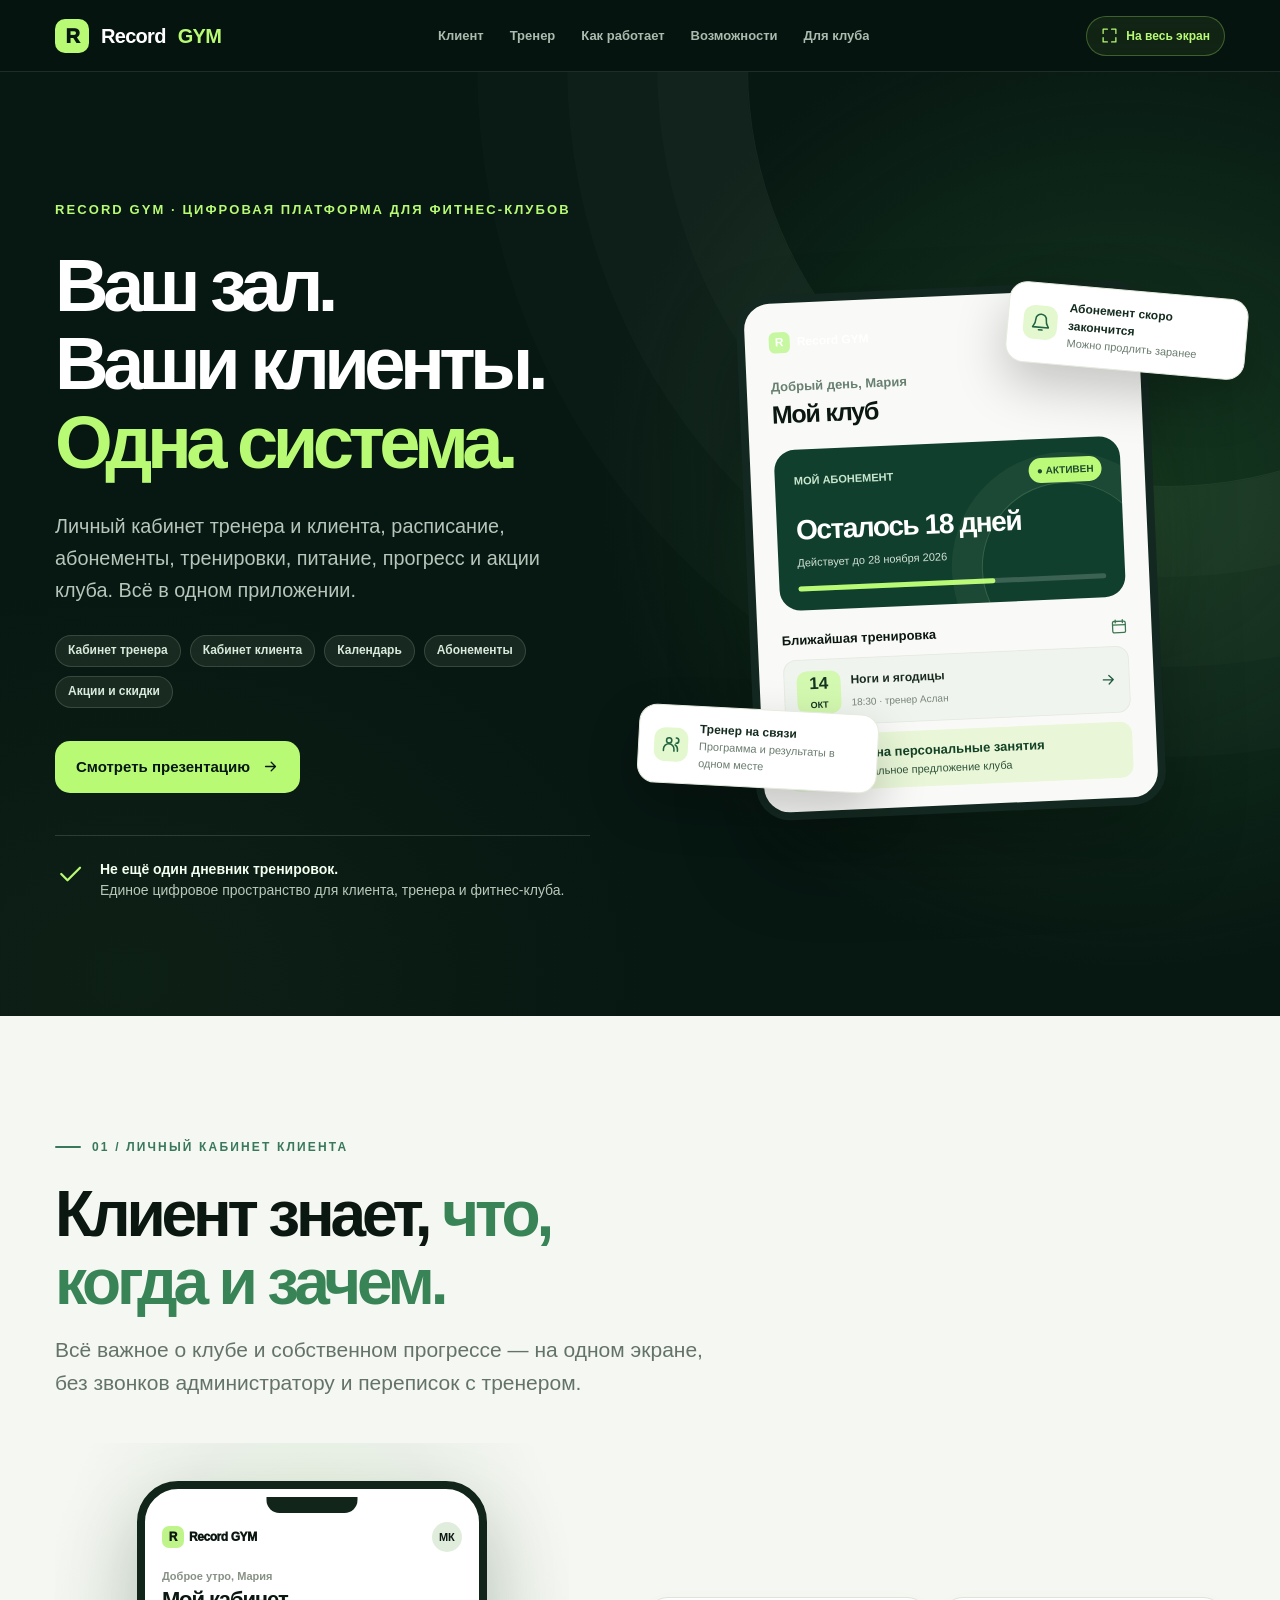
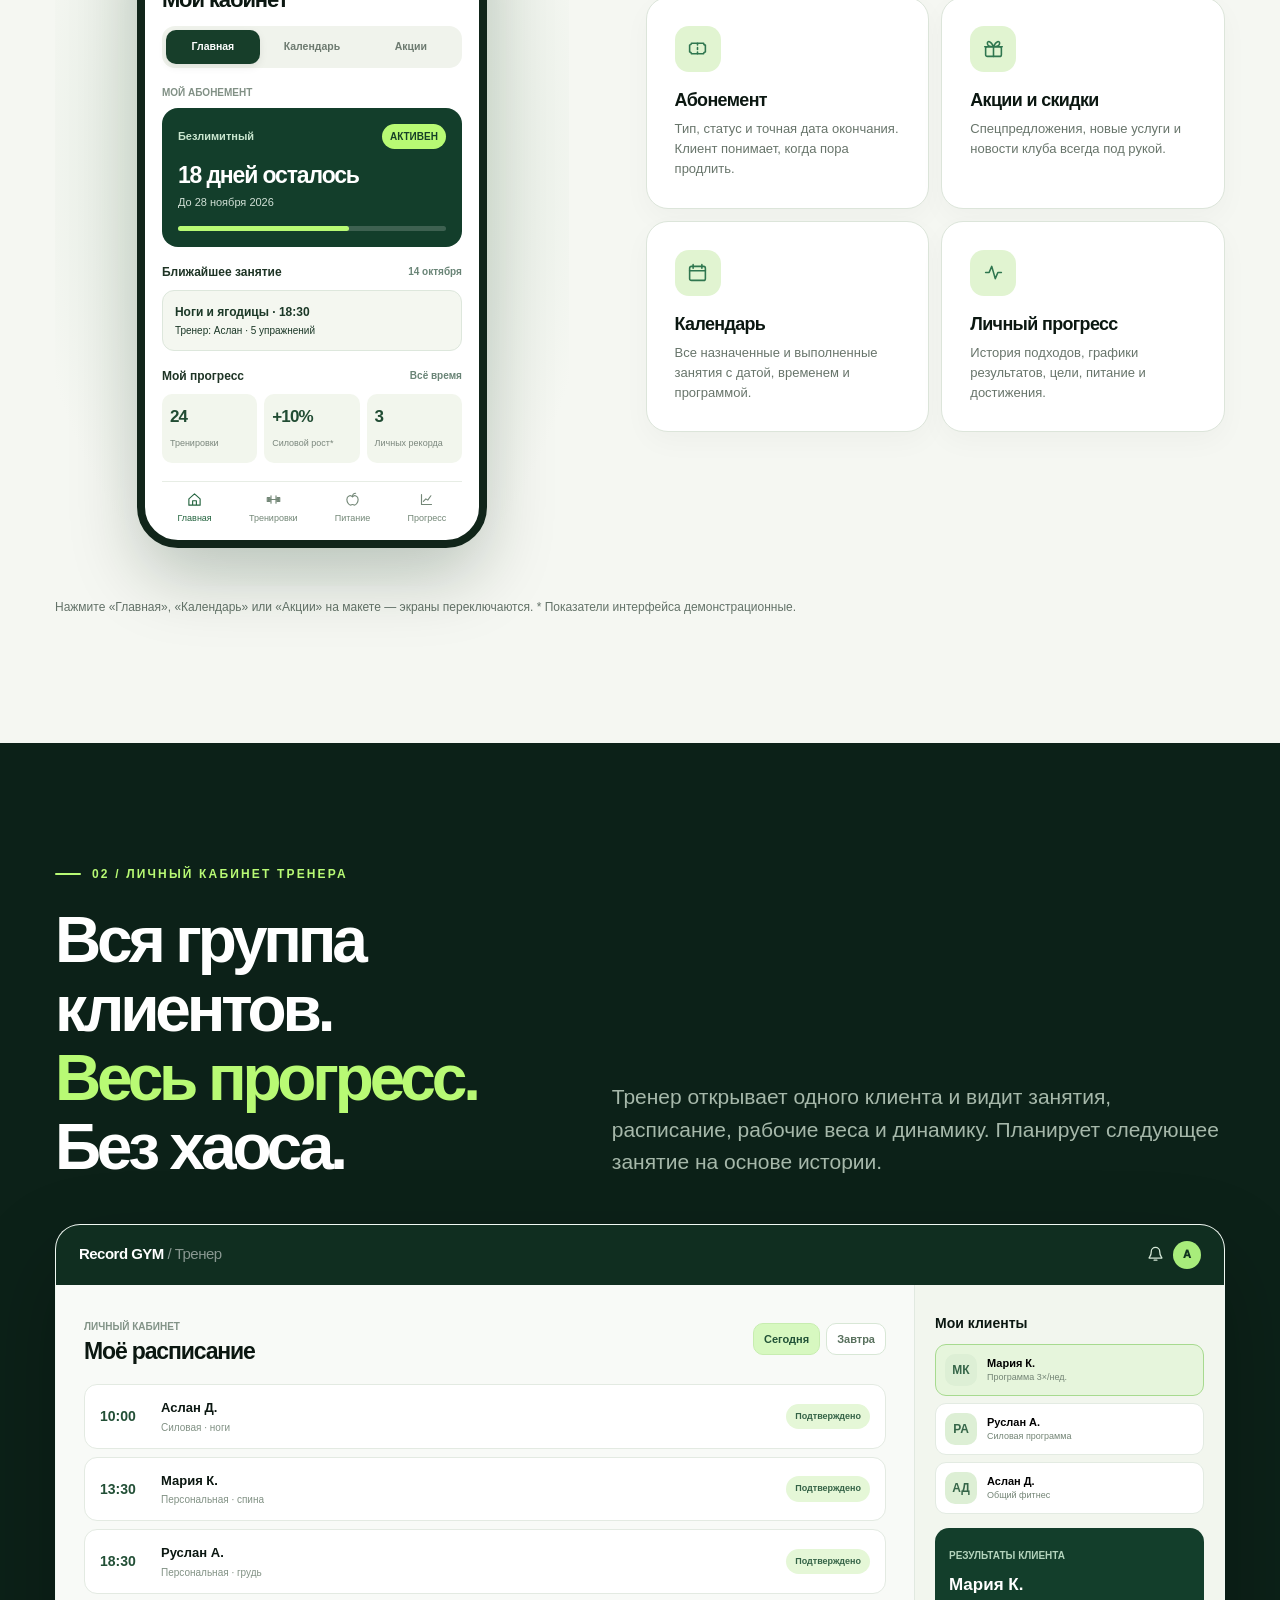
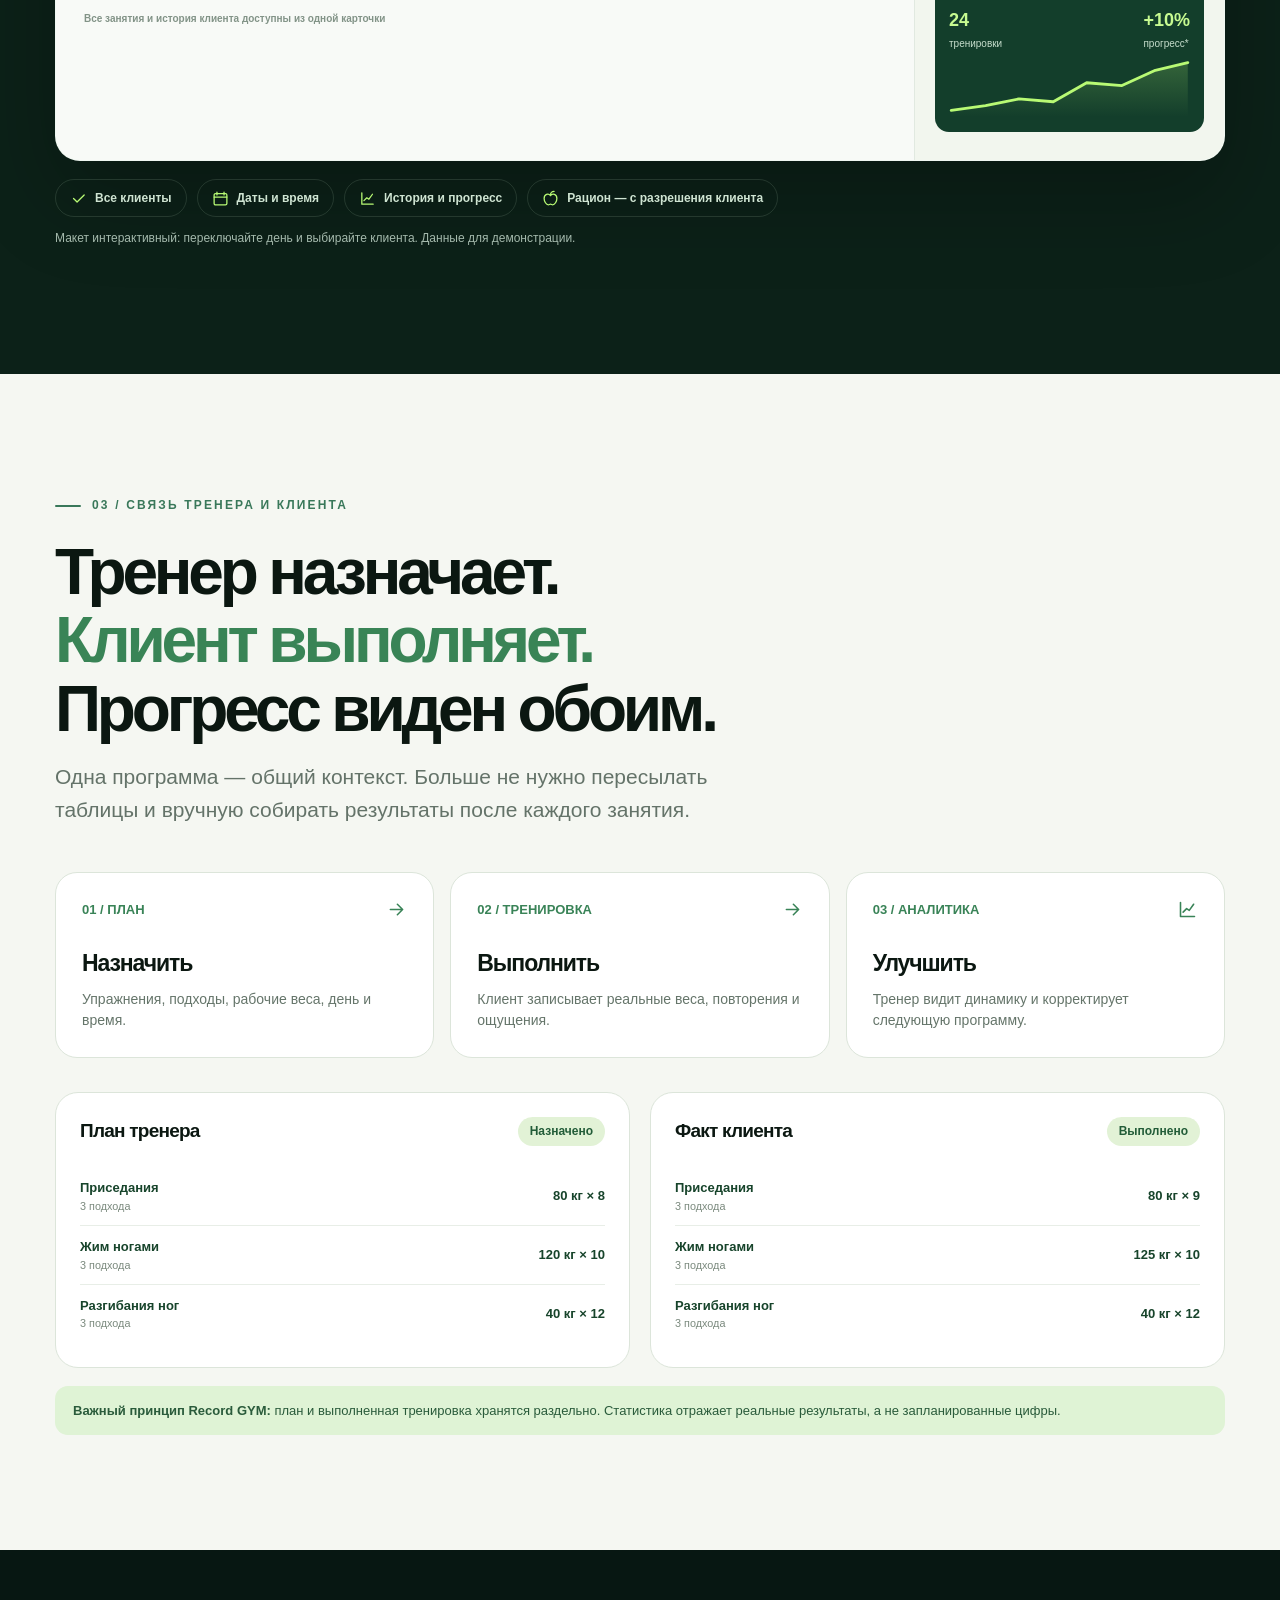
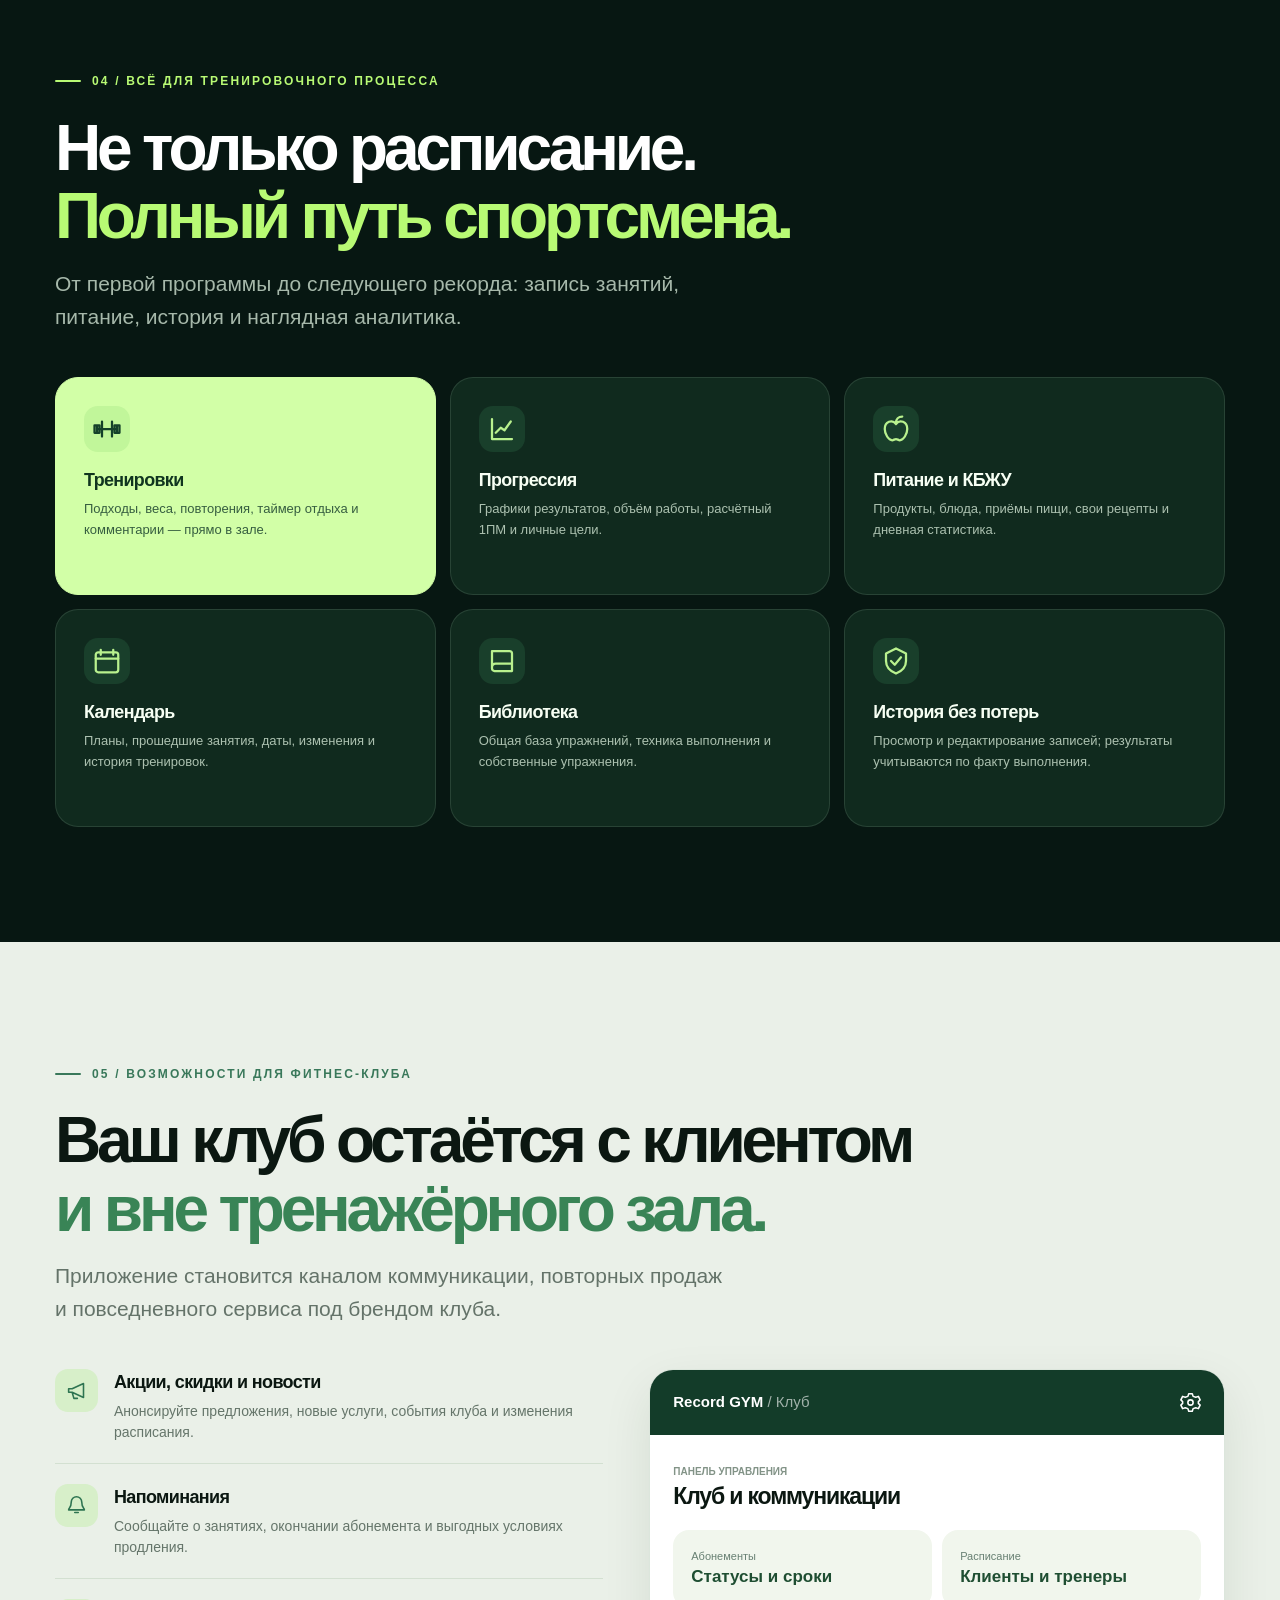
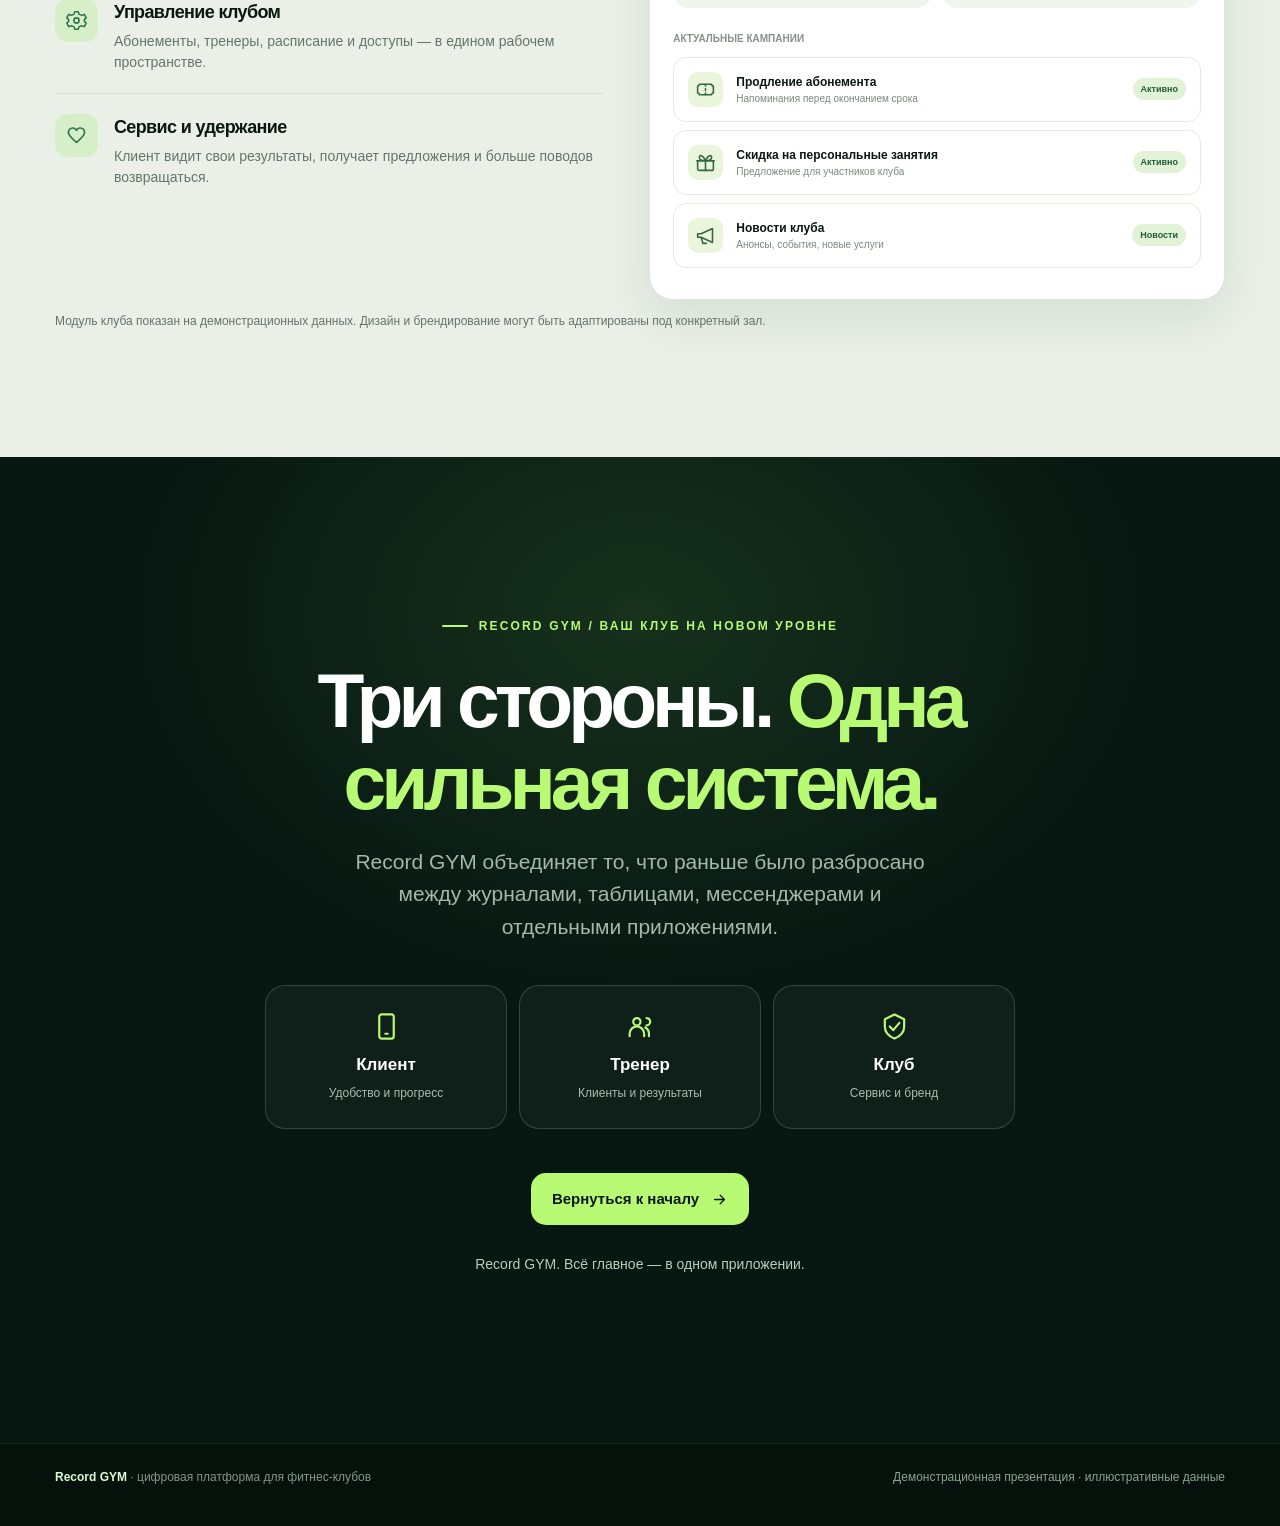
<file: record-gym/index.html>
<!doctype html>
<html lang="ru">
<head>
  <meta charset="utf-8">
  <meta name="viewport" content="width=device-width, initial-scale=1, viewport-fit=cover">
  <meta name="theme-color" content="#071712">
  <meta name="description" content="Record GYM — единая цифровая платформа для фитнес-клуба, тренера и клиента.">
  <title>Record GYM — единая система для фитнес-клуба</title>
  <style>
    :root {
      color-scheme: light;
      --ink: #0b1711;
      --pine: #071712;
      --pine-2: #0d2419;
      --pine-3: #143326;
      --lime: #b8fa74;
      --lime-2: #d9ffb7;
      --warm: #f5f7f2;
      --cream: #edf1e8;
      --white: #fff;
      --muted: #647369;
      --muted-light: #a4b9ac;
      --line: #dce5da;
      --shadow: 0 28px 90px rgba(2, 29, 15, .16);
      --radius: 25px;
      --container: 1170px;
      --header-h: 72px;
    }
    *, *::before, *::after { box-sizing: border-box; }
    html { scroll-behavior: smooth; scroll-padding-top: 92px; }
    body { margin: 0; background: var(--pine); color: var(--ink); font-family: -apple-system, BlinkMacSystemFont, "Segoe UI", Arial, sans-serif; line-height: 1.5; -webkit-font-smoothing: antialiased; }
    button, a { -webkit-tap-highlight-color: transparent; }
    button { font: inherit; }
    a { color: inherit; }
    svg { display: block; flex: none; }
    .icon { width: 21px; height: 21px; stroke: currentColor; stroke-width: 1.8; fill: none; stroke-linecap: round; stroke-linejoin: round; }
    .ico-sm { width: 17px; height: 17px; }
    .ico-xl { width: 30px; height: 30px; }
    .shell { width: min(calc(100% - 52px), var(--container)); margin-inline: auto; }
    .progress { position: fixed; z-index: 80; left: 0; right: 0; top: 0; height: 3px; pointer-events: none; background: transparent; }
    .progress > span { display: block; height: 100%; width: 0%; background: var(--lime); transition: width .12s linear; }
    .header { position: sticky; z-index: 70; top: 0; height: var(--header-h); display: flex; align-items: center; background: rgba(6, 21, 14, .94); border-bottom: 1px solid rgba(213, 249, 222, .11); backdrop-filter: blur(18px); -webkit-backdrop-filter: blur(18px); color: white; }
    .header-inner { display: flex; align-items: center; justify-content: space-between; gap: 24px; min-width: 0; }
    .brand { display: inline-flex; align-items: center; gap: 12px; font-weight: 900; font-size: 20px; line-height: 1; letter-spacing: -.7px; text-decoration: none; white-space: nowrap; }
    .brand-mark { display: grid; place-items: center; flex: none; width: 34px; height: 34px; border-radius: 10px; background: var(--lime); color: var(--pine); font-weight: 950; font-size: 20px; letter-spacing: -1.6px; }
    .brand span:last-child { color: var(--lime); }
    .nav { display: flex; align-items: center; gap: 26px; overflow: auto; scrollbar-width: none; }
    .nav::-webkit-scrollbar { display: none; }
    .nav a { color: #aabbaf; text-decoration: none; white-space: nowrap; font-weight: 650; font-size: 13px; transition: color .2s; }
    .nav a.active, .nav a:hover { color: var(--lime); }
    .header-action { display: inline-flex; align-items: center; gap: 8px; padding: 10px 14px; border: 1px solid rgba(184, 250, 116, .28); background: rgba(184, 250, 116, .07); color: var(--lime); border-radius: 999px; cursor: pointer; font-weight: 720; font-size: 12px; white-space: nowrap; }
    .header-action:hover { background: rgba(184, 250, 116, .15); }
    .chapter { position: relative; isolation: isolate; padding-block: clamp(76px, 9vw, 130px); overflow: clip; }
    .chapter > .shell { position: relative; z-index: 1; }
    .dark { background: var(--pine); color: white; }
    .dark-alt { background: #0c2118; color: white; }
    .light { background: var(--warm); }
    .light-alt { background: #eaf0e8; }
    .eyebrow { display: inline-flex; align-items: center; gap: 11px; margin-bottom: 24px; font-weight: 850; font-size: 12px; line-height: 1.35; letter-spacing: .18em; text-transform: uppercase; color: #39785a; }
    .eyebrow::before { content: ""; display: block; width: 26px; height: 2px; background: currentColor; border-radius: 2px; }
    .dark .eyebrow, .dark-alt .eyebrow { color: var(--lime); }
    .heading { margin: 0; max-width: 890px; font-size: clamp(37px, 5vw, 70px); font-weight: 850; letter-spacing: -.065em; line-height: 1.075; text-wrap: balance; }
    .heading .accent, .accent { color: #398456; }
    .dark .heading .accent, .dark-alt .heading .accent { color: var(--lime); }
    .lead { margin: 22px 0 0; max-width: 680px; font-size: clamp(17px, 1.65vw, 21px); color: var(--muted); line-height: 1.55; text-wrap: pretty; }
    .dark .lead, .dark-alt .lead { color: #a6b8aa; }
    .section-caption { color: var(--muted); font-size: 12px; margin-top: 12px; }
    .dark .section-caption, .dark-alt .section-caption { color: var(--muted-light); }
    .tag { display: inline-flex; align-items: center; gap: 8px; border-radius: 999px; padding: 8px 12px; font-size: 12px; font-weight: 750; line-height: 1.15; background: #e2f2d6; color: #225c38; white-space: nowrap; }
    .tag.dark-tag { background: rgba(184, 250, 116, .1); color: var(--lime); border: 1px solid rgba(184, 250, 116, .15); }
    .grid-2 { display: grid; grid-template-columns: 1fr 1fr; gap: clamp(30px, 5vw, 76px); align-items: center; }
    .btn { display: inline-flex; justify-content: center; align-items: center; gap: 12px; text-decoration: none; border: 0; border-radius: 15px; padding: 15px 21px; background: var(--lime); color: var(--pine); font-weight: 850; font-size: 15px; transition: transform .2s, background .2s; cursor: pointer; }
    .btn:hover { background: #cfff9f; transform: translateY(-2px); }
    .btn:focus-visible, .tab:focus-visible, .nav a:focus-visible, .header-action:focus-visible, .day-btn:focus-visible, .client-row:focus-visible { outline: 3px solid #75bbff; outline-offset: 3px; }
    .outline-btn { background: transparent; border: 1px solid rgba(255,255,255,.23); color: #e7f2e8; }
    .outline-btn:hover { background: rgba(255,255,255,.08); }
    .intro { padding-top: clamp(75px, 10vw, 138px); padding-bottom: clamp(85px, 9vw, 125px); min-height: min(890px, calc(100svh - var(--header-h))); display: flex; align-items: center; }
    .intro::before { content: ""; position: absolute; z-index: 0; inset: 0; background: radial-gradient(ellipse 58% 72% at 88% 44%, rgba(55, 134, 65, .30), transparent 72%), radial-gradient(ellipse 55% 56% at 10% 96%, rgba(71, 113, 53, .1), transparent 75%); }
    .intro::after { content: ""; position: absolute; right: -24%; top: -45%; width: 840px; height: 840px; border: 1px solid rgba(206,245,193,.07); border-radius: 50%; box-shadow: 0 0 0 90px rgba(206,245,193,.018), 0 0 0 180px rgba(206,245,193,.018), 0 0 0 270px rgba(206,245,193,.01); pointer-events: none; }
    .hero-grid { grid-template-columns: 1.02fr .98fr; gap: 50px; }
    .hero-label { color: var(--lime); font-weight: 780; font-size: 13px; letter-spacing: .16em; text-transform: uppercase; margin: 0 0 27px; }
    .hero-h1 { margin: 0; font-size: clamp(48px, 5.8vw, 81px); font-weight: 880; letter-spacing: -.075em; line-height: 1.06; }
    .hero-h1 strong { color: var(--lime); font-weight: inherit; }
    .hero-copy { color: #b7c6bb; font-size: clamp(17px, 1.55vw, 20px); line-height: 1.62; max-width: 520px; margin: 27px 0 29px; }
    .pill-row { display: flex; flex-wrap: wrap; gap: 9px; max-width: 510px; margin: 0 0 33px; }
    .pill-row .tag { background: rgba(226, 247, 213, .075); color: #d9e9db; border: 1px solid rgba(225, 255, 229, .15); }
    .hero-actions { display: flex; flex-wrap: wrap; align-items: center; gap: 12px; }
    .hero-foot { margin-top: 42px; display: flex; align-items: flex-start; gap: 15px; border-top: 1px solid rgba(220, 252, 222, .15); padding-top: 23px; color: #b9c8ba; max-width: 535px; font-size: 14px; }
    .hero-foot strong { color: #f3fff0; }
    /* Hero product composition */
    .hero-product { position: relative; display: flex; align-items: center; justify-content: center; min-height: 580px; }
    .halo { position: absolute; border-radius: 50%; width: 510px; height: 510px; background: radial-gradient(circle, rgba(129, 243, 95, .18), transparent 68%); filter: blur(3px); }
    .hero-card { position: relative; z-index: 2; width: min(100%, 410px); background: #f9faf7; border-radius: 34px; border: 8px solid #132820; padding: 24px 24px 20px; box-shadow: 0 42px 80px rgba(0,0,0,.28); transform: rotate(-2.5deg); }
    .mini-top { display: flex; align-items: center; justify-content: space-between; font-size: 12px; font-weight: 800; margin-bottom: 20px; }
    .mini-logomark { display: flex; align-items: center; gap: 7px; }
    .mini-logomark i { display: inline-grid; place-items: center; width: 21px; height: 21px; background: #c7f7a1; border-radius: 6px; font-style: normal; }
    .mock-avatar { height: 30px; width: 30px; border-radius: 50%; background: #e1eddc; display: grid; place-items: center; font-weight: 900; font-size: 11px; }
    .mock-title { font-size: 13px; color: #688071; font-weight: 700; margin-bottom: 2px; }
    .mock-h2 { font-size: 25px; color: var(--ink); font-weight: 860; letter-spacing: -.05em; line-height: 1.2; margin-bottom: 21px; }
    .membership { background: #113f2d; color: white; padding: 19px; border-radius: 21px; position: relative; overflow: hidden; }
    .membership::after { content: ""; position: absolute; right: -27px; bottom: -53px; width: 170px; height: 170px; border: 1px solid rgba(211,255,189,.18); border-radius: 50%; box-shadow: 0 0 0 30px rgba(211,255,189,.05); }
    .membership-top { display: flex; align-items: center; justify-content: space-between; gap: 9px; font-size: 11px; color: #c9e6cf; font-weight: 680; }
    .active-dot { display: inline-flex; align-items: center; gap: 5px; background: #b8fa74; color: #164027; font-size: 10px; padding: 5px 8px; font-weight: 900; border-radius: 20px; }
    .membership-val { font-size: 28px; line-height: 1.2; font-weight: 900; letter-spacing: -.05em; margin: 20px 0 8px; }
    .membership-bottom { font-size: 11px; color: #d1e0d6; }
    .membership-track { height: 5px; border-radius: 20px; background: rgba(255,255,255,.18); margin-top: 15px; }
    .membership-track span { width: 64%; height: 100%; display: block; border-radius: inherit; background: var(--lime); }
    .mock-section-title { margin: 20px 0 10px; font-size: 13px; font-weight: 850; color: var(--ink); display: flex; align-items: center; justify-content: space-between; }
    .mock-line { display: flex; align-items: center; justify-content: space-between; gap: 10px; background: #f0f4ee; border: 1px solid #e6ebe3; padding: 11px 12px; border-radius: 13px; }
    .mock-line .date { display: grid; place-items: center; width: 44px; height: 43px; border-radius: 10px; background: #d3f8af; color: #143621; font-weight: 900; line-height: 1.02; font-size: 17px; }
    .mock-line .date span { font-size: 9px; }
    .mock-line .line-content { flex: 1; min-width: 0; }
    .mock-line strong { display: block; color: #182b20; font-size: 12px; }
    .mock-line small { color: #778579; font-size: 10px; }
    .mock-line svg { color: #205b3e; width: 17px; }
    .mock-offer { margin-top: 9px; display: flex; align-items: center; gap: 9px; background: #e9f7d8; border-radius: 12px; padding: 10px 12px; font-size: 11px; color: #30543a; }
    .mock-offer b { font-size: 13px; color: #144226; }
    .offer-icon { width: 31px; height: 31px; display: grid; place-items: center; border-radius: 8px; background: #c5f7a3; }
    .float-note { position: absolute; z-index: 3; background: #fff; border: 1px solid #e5ebdf; border-radius: 18px; box-shadow: 0 21px 50px rgba(0,0,0,.21); display: flex; align-items: center; gap: 11px; padding: 13px 15px; max-width: 240px; font-size: 11px; color: #6a7c6f; }
    .float-note strong { font-size: 12px; color: #142c1f; }
    .float-note .icon-box { flex: none; display: grid; place-items: center; width: 34px; height: 34px; border-radius: 11px; background: #e4f8d0; color: #236543; }
    .float-top { top: 5%; right: -4%; transform: rotate(5deg); }
    .float-bottom { bottom: 9%; left: -7%; transform: rotate(3deg); }
    /* Shared UI */
    .section-intro { margin-bottom: 44px; }
    .section-intro .lead { margin-top: 17px; }
    .feature-stack { display: grid; grid-template-columns: 1fr 1fr; gap: 12px; align-items: stretch; }
    .feature-tile { background: #fff; border: 1px solid var(--line); padding: clamp(19px, 2.4vw, 28px); border-radius: 22px; min-width: 0; box-shadow: 0 10px 28px rgba(10,28,18,.03); }
    .feature-tile .icon-box, .cap-card .icon-box { display: grid; place-items: center; width: 46px; height: 46px; border-radius: 14px; background: #e1f4d1; color: #2f764f; margin-bottom: 17px; }
    .feature-tile h3, .cap-card h3 { font-size: clamp(17px, 1.4vw, 20px); margin: 0 0 8px; letter-spacing: -.035em; line-height: 1.24; font-weight: 830; }
    .feature-tile p, .cap-card p { margin: 0; color: #68756b; font-size: 13px; line-height: 1.55; }
    .section-split { display: grid; grid-template-columns: minmax(0, .94fr) minmax(0, 1.06fr); gap: clamp(30px, 6vw, 80px); align-items: center; }
    /* interactive client phone */
    .device-stage { position: relative; border-radius: 37px; padding: 38px 24px; background: radial-gradient(ellipse at 50% 42%, #dff3d3, #eaf0e8 56%, transparent 80%); display: flex; justify-content: center; }
    .phone { position: relative; width: min(100%, 350px); border: 8px solid #11251a; border-radius: 41px; padding: 26px 17px 14px; background: #fff; box-shadow: 0 31px 68px rgba(3,35,15,.21); }
    .phone::before { content: ""; position: absolute; top: 8px; left: 50%; width: 91px; height: 16px; background: #11251a; transform: translateX(-50%); border-radius: 0 0 13px 13px; }
    .phone-header { display: flex; justify-content: space-between; align-items: center; margin: 7px 0 16px; }
    .phone-logo { display: flex; align-items: center; gap: 5px; font-size: 12px; font-weight: 920; letter-spacing: -.035em; }
    .phone-logo::before { content: "R"; display: grid; place-items: center; width: 22px; height: 22px; border-radius: 7px; background: #bef489; font-weight: 950; }
    .phone-hello { font-size: 11px; font-weight: 650; color: #879185; margin: 0; }
    .phone-heading { margin: 2px 0 13px; font-weight: 880; font-size: 22px; line-height: 1.2; letter-spacing: -.05em; }
    .phone-nav { display: flex; gap: 5px; margin-bottom: 17px; padding: 4px; border-radius: 13px; background: #f0f3ec; }
    .tab { padding: 9px 4px; flex: 1; min-width: 0; text-align: center; border: 0; border-radius: 10px; font-size: 10.5px; font-weight: 790; color: #6d7a70; cursor: pointer; background: transparent; }
    .tab[aria-selected="true"] { background: #173e2a; color: white; box-shadow: 0 3px 8px rgba(0,0,0,.08); }
    .client-screen { min-height: 328px; }
    .client-screen[hidden], .day-panel[hidden] { display: none !important; }
    .phone-slabel { font-size: 10px; font-weight: 850; color: #819085; margin: 0 0 8px; }
    .phone-card { background: #133e2b; color: white; border-radius: 16px; padding: 16px; }
    .phone-card .membership-val { font-size: 23px; margin: 13px 0 5px; }
    .phone-mini-stat { font-size: 12px; display: flex; gap: 10px; align-items: center; }
    .phone-mini-stat .icon-box { width: 31px; height: 31px; display: grid; place-items: center; border-radius: 9px; background: #e7f3df; color: #3c7652; }
    .phone-pill { border: 1px solid #dde7dc; background: #f4f7f0; color: #1b3827; font-size: 10px; border-radius: 12px; padding: 12px; margin-top: 8px; }
    .phone-pill strong { display: block; font-size: 12px; margin-bottom: 2px; }
    .phone-subheading { display: flex; justify-content: space-between; align-items: center; font-size: 12px; font-weight: 850; color: #1e3425; margin: 16px 0 9px; }
    .phone-section-hint { color: #698476; font-weight: 660; font-size: 10px; }
    .phone-metrics { display: grid; grid-template-columns: repeat(3, 1fr); gap: 7px; }
    .phone-metrics .metric { background: #f2f6ed; border-radius: 10px; padding: 10px 8px; }
    .metric b { display: block; font-size: 17px; color: #214c33; letter-spacing: -.05em; }
    .metric small { color: #7b877d; font-size: 9px; }
    .phone-tabbar { margin-top: 18px; border-top: 1px solid #e7ede5; padding-top: 10px; display: flex; justify-content: space-around; gap: 6px; font-size: 9px; color: #738777; text-align: center; }
    .phone-tabbar div:first-child { color: #23633e; }
    .phone-tabbar .icon { margin: 0 auto 5px; width: 15px; height: 15px; }
    .week-grid { display: grid; grid-template-columns: repeat(7,1fr); gap: 3px; margin-top: 12px; }
    .week-grid span { text-align: center; padding: 6px 0; font-size: 10px; color: #617466; border-radius: 8px; }
    .week-grid .day-title { color: #9bac9d; font-size: 9px; font-weight: 730; }
    .week-grid .filled { background: #d9f7c2; color: #214e34; font-weight: 800; }
    .week-grid .selected { background: #15422d; color: #fff; font-weight: 870; }
    .promo-card { border-radius: 14px; padding: 17px; margin-bottom: 10px; background: #e3f7d0; color: #16412c; }
    .promo-card b { display: block; font-size: 16px; letter-spacing: -.025em; }
    .promo-card span { font-size: 11px; color: #4e7057; }
    .promo-card.black { background: #123f2b; color: white; }
    .promo-card.black span { color: #b3d3bb; }
    /* Trainer dashboard */
    .trainer-head { display: grid; grid-template-columns: minmax(0,.9fr) minmax(0,1.1fr); gap: 55px; align-items: end; margin-bottom: 42px; }
    .trainer-head .lead { margin-bottom: 3px; }
    .trainer-window { overflow: hidden; border: 1px solid rgba(199,235,211,.17); border-radius: 25px; background: #f8faf7; color: var(--ink); box-shadow: 0 37px 90px rgba(0, 0, 0, .24); }
    .window-head { height: 60px; display: flex; align-items: center; justify-content: space-between; gap: 14px; padding: 0 23px; background: #102e20; color: white; }
    .window-head strong { font-size: 15px; letter-spacing: -.035em; }
    .window-head .light-right { display: flex; align-items: center; gap: 9px; font-size: 11px; color: #d5e7d7; }
    .win-circle { width: 28px; height: 28px; border-radius: 50%; background: #a8ed7b; color: #10351e; display: grid; place-items: center; font-weight: 950; }
    .trainer-ui { display: grid; grid-template-columns: minmax(0, 1fr) 310px; gap: 0; min-height: 390px; }
    .trainer-main { padding: 28px; min-width: 0; }
    .trainer-aside { border-left: 1px solid #e1e9e0; background: #f2f6ee; padding: 28px 20px; }
    .ui-top { display: flex; align-items: center; justify-content: space-between; gap: 12px; margin-bottom: 19px; }
    .ui-top h3 { font-size: 23px; margin: 0; letter-spacing: -.05em; line-height: 1.25; }
    .tiny-label { font-size: 10px; font-weight: 700; color: #829387; }
    .day-switch { display: flex; gap: 6px; }
    .day-btn { border: 1px solid #d8e7d6; background: white; color: #58705d; border-radius: 10px; padding: 7px 10px; font-size: 11px; font-weight: 790; cursor: pointer; }
    .day-btn[aria-pressed="true"] { background: #d7f8c0; color: #225237; border-color: #c7edb0; }
    .schedule-row { display: flex; align-items: center; gap: 15px; background: white; border: 1px solid #e3eae2; border-radius: 13px; margin-bottom: 8px; padding: 13px 15px; }
    .schedule-time { color: #224f36; font-weight: 880; font-size: 14px; width: 46px; }
    .schedule-person { flex: 1; min-width: 0; }
    .schedule-person b { display: block; font-size: 13px; }
    .schedule-person small { display: block; color: #819184; font-size: 10px; margin-top: 2px; }
    .schedule-status { background: #e5f7d7; color: #356347; border-radius: 20px; padding: 6px 9px; font-weight: 800; font-size: 9px; white-space: nowrap; }
    .aside-title { font-size: 14px; font-weight: 860; margin-bottom: 10px; }
    .client-row { width: 100%; text-align: left; border: 1px solid #e3ebe2; border-radius: 11px; background: #fff; padding: 9px; display: flex; align-items: center; gap: 10px; margin-bottom: 7px; cursor: pointer; }
    .client-row[aria-pressed="true"] { border-color: #a7da8f; background: #e6f5dc; }
    .client-avatar { width: 32px; height: 32px; border-radius: 10px; display: grid; place-items: center; font-weight: 900; font-size: 12px; background: #ddefd5; color: #366649; }
    .client-row b { display: block; font-size: 11px; }
    .client-row small { display: block; font-size: 9px; color: #738475; }
    .client-summary { padding: 14px; margin-top: 14px; border-radius: 14px; background: #133e2b; color: white; }
    .client-summary .tiny-label { color: #b3d3bc; }
    .summary-name { font-size: 17px; font-weight: 860; margin: 6px 0 10px; }
    .summary-metrics { display: flex; justify-content: space-between; gap: 10px; font-size: 10px; color: #c6ddcc; }
    .summary-metrics b { display: block; font-size: 18px; color: #c7fb91; margin-bottom: 2px; }
    .trend-line { width: 100%; height: 62px; margin-top: 5px; }
    .benefit-strip { display: flex; flex-wrap: wrap; gap: 10px; margin-top: 18px; }
    .benefit-strip span { display: inline-flex; align-items: center; gap: 8px; color: #cfe4d2; padding: 9px 14px; border: 1px solid rgba(216,250,219,.12); border-radius: 999px; font-size: 12px; font-weight: 710; }
    .benefit-strip svg { color: var(--lime); }
    /* Flow / plan */
    .flow-steps { display: grid; grid-template-columns: repeat(3, minmax(0,1fr)); gap: 16px; margin: 46px 0 34px; }
    .step-card { border: 1px solid var(--line); border-radius: 22px; background: white; padding: 26px; }
    .step-no { display: flex; align-items: center; justify-content: space-between; color: #398357; font-size: 13px; font-weight: 900; margin-bottom: 26px; }
    .step-card h3 { margin: 0 0 8px; font-size: 23px; letter-spacing: -.048em; }
    .step-card p { margin: 0; font-size: 14px; color: #65756a; }
    .flow-visual { display: grid; grid-template-columns: 1fr 1fr; gap: 20px; }
    .data-panel { border: 1px solid var(--line); background: white; padding: 24px; border-radius: 23px; min-width: 0; }
    .panel-top { display: flex; flex-wrap: wrap; align-items: center; justify-content: space-between; gap: 8px; margin-bottom: 21px; }
    .panel-top h4 { margin: 0; font-size: 19px; letter-spacing: -.04em; }
    .data-row { display: grid; grid-template-columns: minmax(0,1fr) 82px; gap: 8px; align-items: center; padding: 11px 0; border-bottom: 1px solid #e8eee7; font-size: 13px; }
    .data-row:last-child { border-bottom: 0; }
    .data-row small { color: #7a897d; display: block; }
    .data-row b { text-align: right; font-size: 13px; color: #17442b; }
    .contrast-note { background: #dff3d5; padding: 15px 18px; font-size: 13px; margin-top: 18px; color: #2a5b3b; border-radius: 13px; }
    /* capabilities */
    .cap-grid { display: grid; grid-template-columns: repeat(3, minmax(0,1fr)); gap: 14px; margin-top: 43px; }
    .cap-card { background: #102a1e; border: 1px solid rgba(214,245,217,.12); border-radius: 23px; padding: 28px; min-height: 218px; }
    .cap-card .icon-box { background: #193f2b; color: #b9f18e; }
    .cap-card h3 { color: #f7fff4; }
    .cap-card p { color: #acc1b0; }
    .cap-card.highlight { background: #d2ffa7; border-color: #d2ffa7; }
    .cap-card.highlight .icon-box { background: #c1f69a; color: #14412a; }
    .cap-card.highlight h3 { color: #10351f; }
    .cap-card.highlight p { color: #365e40; }
    /* owner */
    .owner-layout { display: grid; grid-template-columns: 1fr 1.05fr; gap: 46px; align-items: start; margin-top: 38px; }
    .owner-benefit { padding: 20px 0; display: flex; gap: 16px; align-items: start; border-bottom: 1px solid #d3e0d1; }
    .owner-benefit:first-child { padding-top: 0; }
    .owner-benefit:last-child { border-bottom: 0; }
    .owner-benefit .icon-box { display: grid; place-items: center; width: 43px; height: 43px; flex: none; border-radius: 13px; background: #d7efc9; color: #2e7451; }
    .owner-benefit h3 { margin: 0 0 5px; font-size: 18px; letter-spacing: -.035em; }
    .owner-benefit p { margin: 0; font-size: 14px; color: #65756a; }
    .admin-panel { background: #fff; border: 1px solid #dce6dc; border-radius: 24px; overflow: hidden; box-shadow: 0 18px 50px rgba(6,45,22,.09); }
    .admin-head { display: flex; justify-content: space-between; gap: 12px; align-items: center; padding: 21px 23px; background: #133c29; color: white; }
    .admin-head strong { font-size: 15px; }
    .admin-inner { padding: 23px; }
    .admin-stat-row { display: grid; grid-template-columns: 1fr 1fr; gap: 10px; margin-bottom: 14px; }
    .admin-stat { padding: 18px; background: #f1f6ed; border-radius: 16px; }
    .admin-stat small { display: block; font-size: 11px; color: #688073; }
    .admin-stat b { font-size: 17px; color: #1f4e32; }
    .admin-notification { display: flex; gap: 13px; align-items: center; padding: 14px; border: 1px solid #e3eae0; border-radius: 13px; margin: 8px 0; }
    .admin-notification .icon-box { display: grid; place-items: center; width: 35px; height: 35px; flex: none; background: #e9f6db; color: #366548; border-radius: 10px; }
    .admin-notification b { display: block; font-size: 12px; }
    .admin-notification small { display: block; color: #7a897e; font-size: 10px; }
    /* closing */
    .closing { padding-block: clamp(92px, 12vw, 158px); text-align: center; }
    .closing::before { content: ""; position: absolute; inset: 0; background: radial-gradient(ellipse 42% 40% at 50% 16%, rgba(132, 228, 103, .13), transparent 95%); }
    .closing .eyebrow { justify-content: center; }
    .closing .heading { margin-inline: auto; max-width: 850px; font-size: clamp(44px, 6vw, 80px); }
    .closing .lead { margin: 22px auto 0; max-width: 690px; }
    .closing-icons { margin: 42px auto 34px; display: grid; grid-template-columns: repeat(3, 1fr); max-width: 750px; gap: 12px; }
    .closing-card { border: 1px solid rgba(214,241,213,.18); border-radius: 20px; padding: 26px 15px; background: rgba(255,255,255,.035); }
    .closing-card .icon { color: var(--lime); width: 29px; height: 29px; margin: 0 auto 11px; }
    .closing-card b { display: block; font-size: 17px; }
    .closing-card span { display: block; margin-top: 6px; color: #a9bcb0; font-size: 12px; }
    .close-line { color: #b9cfbd; font-size: 14px; margin-top: 29px; }
    footer { padding: 24px 0 40px; background: #05120c; color: #829787; border-top: 1px solid rgba(220,252,220,.09); }
    .foot-inner { display: flex; justify-content: space-between; flex-wrap: wrap; gap: 16px; align-items: center; font-size: 12px; }
    .foot-inner b { color: #defad2; }
    .footer-notice { color: #8ca491; }
    /* Content must stay visible even when the viewer does not execute scripts.
       The previous opacity:0 rule caused blank sections in mobile file previews. */
    .reveal, .reveal.visible { opacity: 1; transform: none; transition: none; }
    @media (min-width: 1450px) { .intro { min-height: 850px; } }
    @media (max-width: 1050px) {
      .header-action { display: none; }
      .hero-grid { gap: 25px; }
      .hero-product { min-height: 535px; }
      .hero-card { width: 340px; }
      .float-top { right: -2%; }
      .float-bottom { left: 0; }
      .trainer-ui { grid-template-columns: 1fr 245px; }
      .trainer-main { padding: 22px; }
      .trainer-aside { padding: 22px 13px; }
    }
    @media (max-width: 760px) {
      :root { --header-h: 64px; }
      .shell { width: min(calc(100% - 34px), 560px); }
      .header-inner { gap: 17px; }
      .brand { font-size: 17px; }
      .brand-mark { height: 31px; width: 31px; font-size: 18px; }
      .nav { gap: 15px; }
      .nav a { font-size: 11px; }
      .intro { min-height: unset; padding-top: 66px; }
      .hero-grid, .grid-2, .section-split, .trainer-head, .owner-layout { grid-template-columns: 1fr; }
      .hero-h1 { font-size: clamp(42px, 11vw, 60px); }
      .hero-copy { margin-top: 22px; }
      .hero-product { min-height: 555px; margin-top: 12px; }
      .hero-card { width: min(84%, 350px); transform: rotate(-1.5deg); }
      .float-top { right: -2%; top: 7%; }
      .float-bottom { left: -1%; bottom: 7%; }
      .hero-foot { margin-top: 28px; }
      .chapter { padding-block: 70px; }
      .heading { font-size: clamp(34px, 9.3vw, 49px); }
      .section-intro { margin-bottom: 26px; }
      .section-split { gap: 29px; }
      .device-stage { order: 1; padding: 30px 6px; }
      .feature-stack { order: 2; }
      .trainer-head { gap: 15px; }
      .trainer-ui { grid-template-columns: 1fr; }
      .trainer-aside { border-left: 0; border-top: 1px solid #e0e8df; }
      .trainer-main { padding: 19px; }
      .trainer-aside { padding: 20px; }
      .client-rows { display: grid; grid-template-columns: repeat(3, minmax(0,1fr)); gap: 7px; }
      .client-row { margin: 0; }
      .client-row .client-avatar { display: none; }
      .client-summary { max-width: none; }
      .flow-steps { grid-template-columns: 1fr; gap: 11px; }
      .step-card { padding: 21px; }
      .step-no { margin-bottom: 9px; }
      .flow-visual { grid-template-columns: 1fr; gap: 12px; }
      .cap-grid { grid-template-columns: repeat(2, minmax(0,1fr)); gap: 10px; }
      .cap-card { padding: 21px; }
      .owner-layout { margin-top: 25px; gap: 28px; }
      .closing { padding-block: 90px; }
    }
    @media (max-width: 410px) {
      .hero-product { min-height: 530px; }
      .float-note { padding: 9px 10px; max-width: 172px; }
      .float-note strong { font-size: 11px; }
      .float-note .icon-box { width: 29px; height: 29px; }
      .hero-card { padding: 18px 17px; width: min(94%, 330px); }
      .feature-stack { gap: 9px; }
      .feature-tile { padding: 17px; }
      .feature-tile h3 { font-size: 16px; }
      .feature-tile p { font-size: 12px; }
      .cap-card h3 { font-size: 16px; }
      .cap-card p { font-size: 12px; }
      .client-rows { grid-template-columns: 1fr; }
      .client-row .client-avatar { display: grid; }
      .phone { width: min(100%, 320px); }
      .closing-icons { gap: 7px; }
      .closing-card { padding: 20px 6px; }
      .closing-card b { font-size: 14px; }
      .closing-card span { font-size: 10px; }
      .btn { font-size: 13px; padding: 13px 17px; }
    }
    @media (max-width: 330px) {
      .feature-stack, .cap-grid { grid-template-columns: 1fr; }
      .mock-h2 { font-size: 21px; }
      .membership { padding: 15px; }
      .float-note { display: none; }
    }
    @media (prefers-reduced-motion: reduce) {
      *, *::before, *::after { scroll-behavior: auto !important; transition-duration: .01ms !important; animation-duration: .01ms !important; }
      .reveal { opacity: 1; transform: none; }
    }
    @media print {
      .header, .progress, .hero-actions { display: none !important; }
      .chapter { break-inside: avoid; padding-block: 38px; }
      .intro { min-height: initial; }
      .reveal { opacity: 1 !important; transform: none !important; }
      .shell { width: 95%; }
      body { print-color-adjust: exact; -webkit-print-color-adjust: exact; }
      .hero-product { min-height: 510px; }
    }
  </style>
</head>
<body>
  <svg xmlns="http://www.w3.org/2000/svg" aria-hidden="true" style="position:absolute;width:0;height:0;overflow:hidden">
    <symbol id="ic-arrow" viewBox="0 0 24 24"><path d="M5 12h14m-6-6 6 6-6 6"/></symbol>
    <symbol id="ic-calendar" viewBox="0 0 24 24"><rect x="3" y="5" width="18" height="16" rx="2"/><path d="M7 3v4m10-4v4M3 10h18"/></symbol>
    <symbol id="ic-users" viewBox="0 0 24 24"><circle cx="9" cy="8" r="3"/><path d="M3 20v-2a6 6 0 0 1 12 0v2M17 5a3 3 0 0 1 0 6m2 9v-2a6 6 0 0 0-3-5.2"/></symbol>
    <symbol id="ic-activity" viewBox="0 0 24 24"><path d="M3 12h4l3-7 4 14 3-7h4"/></symbol>
    <symbol id="ic-ticket" viewBox="0 0 24 24"><path d="M3 8a2 2 0 0 0 2-2h14a2 2 0 0 0 2 2v8a2 2 0 0 0-2 2H5a2 2 0 0 0-2-2z"/><path d="M12 6v12" stroke-dasharray="2 3"/></symbol>
    <symbol id="ic-bell" viewBox="0 0 24 24"><path d="M18 8a6 6 0 0 0-12 0c0 7-3 7-3 9h18c0-2-3-2-3-9zm-8 12h4"/></symbol>
    <symbol id="ic-dumbbell" viewBox="0 0 24 24"><path d="M4 9v6m4-9v12m8-12v12m4-9v6M4 12h16M2 9h4v6H2zm16 0h4v6h-4z"/></symbol>
    <symbol id="ic-chart" viewBox="0 0 24 24"><path d="M4 20V4m0 16h16M7 15l4-4 3 2 5-7"/></symbol>
    <symbol id="ic-apple" viewBox="0 0 24 24"><path d="M12 8c3-4 9-2 9 4 0 4-3 9-6 9-1 0-2-1-3-1s-2 1-3 1c-3 0-6-5-6-9 0-6 6-8 9-4zm0-1c0-3 2-5 5-5"/></symbol>
    <symbol id="ic-library" viewBox="0 0 24 24"><path d="M4 4h14a2 2 0 0 1 2 2v14H6a2 2 0 0 1-2-2zM4 17c0-2 1-3 3-3h13"/></symbol>
    <symbol id="ic-shield" viewBox="0 0 24 24"><path d="M12 2 4 6v6c0 5 3 8 8 10 5-2 8-5 8-10V6z"/><path d="m8 12 3 3 5-6"/></symbol>
    <symbol id="ic-gift" viewBox="0 0 24 24"><rect x="3" y="10" width="18" height="11" rx="2"/><path d="M2 10h20M12 10v11M12 10c-5 0-7-1-7-4 0-3 4-3 7 4zm0 0c5 0 7-1 7-4 0-3-4-3-7 4z"/></symbol>
    <symbol id="ic-settings" viewBox="0 0 24 24"><path d="M10 2h4l1 3 3 1 3-1 2 4-2 2v2l2 2-2 4-3-1-3 1-1 3h-4l-1-3-3-1-3 1-2-4 2-2v-2l-2-2 2-4 3 1 3-1z"/><circle cx="12" cy="12" r="3"/></symbol>
    <symbol id="ic-check" viewBox="0 0 24 24"><path d="m5 12 5 5L20 7"/></symbol>
    <symbol id="ic-clock" viewBox="0 0 24 24"><circle cx="12" cy="12" r="9"/><path d="M12 7v5l4 2"/></symbol>
    <symbol id="ic-phone" viewBox="0 0 24 24"><rect x="6" y="2" width="12" height="20" rx="2"/><path d="M11 18h2"/></symbol>
    <symbol id="ic-heart" viewBox="0 0 24 24"><path d="M20 5a5 5 0 0 0-8 1 5 5 0 0 0-8-1c-3 4-1 7 8 15 9-8 11-11 8-15z"/></symbol>
    <symbol id="ic-megaphone" viewBox="0 0 24 24"><path d="M3 10h4l13-6v16L7 14H3zm4 4 2 7h4"/></symbol>
    <symbol id="ic-expand" viewBox="0 0 24 24"><path d="M9 3H3v6m12-6h6v6M3 15v6h6m12-6v6h-6"/></symbol>
    <symbol id="ic-home" viewBox="0 0 24 24"><path d="m3 11 9-8 9 8v10H3zm6 10v-7h6v7"/></symbol>
  </svg>

  <div class="progress" aria-hidden="true"><span id="read-progress"></span></div>
  <header class="header">
    <div class="shell header-inner">
      <a href="#home" class="brand" aria-label="Record GYM, на главную"><span class="brand-mark">R</span>Record <span>GYM</span></a>
      <nav class="nav" aria-label="Разделы презентации">
        <a href="#client">Клиент</a><a href="#trainer">Тренер</a><a href="#workflow">Как работает</a><a href="#features">Возможности</a><a href="#club">Для клуба</a>
      </nav>
      <button type="button" id="fullscreen" class="header-action" aria-label="Перейти в полноэкранный режим"><svg class="icon ico-sm"><use href="#ic-expand"/></svg>На весь экран</button>
    </div>
  </header>
  <main>
    <!-- 1. HERE IS THE PITCH -->
    <section id="home" class="chapter intro dark">
      <div class="shell grid-2 hero-grid">
        <div class="reveal">
          <p class="hero-label">Record GYM · цифровая платформа для фитнес-клубов</p>
          <h1 class="hero-h1">Ваш зал.<br>Ваши клиенты.<br><strong>Одна система.</strong></h1>
          <p class="hero-copy">Личный кабинет тренера и клиента, расписание, абонементы, тренировки, питание, прогресс и акции клуба. Всё в одном приложении.</p>
          <div class="pill-row" aria-label="Ключевые возможности"><span class="tag">Кабинет тренера</span><span class="tag">Кабинет клиента</span><span class="tag">Календарь</span><span class="tag">Абонементы</span><span class="tag">Акции и скидки</span></div>
          <div class="hero-actions"><a class="btn" href="#client">Смотреть презентацию <svg class="icon ico-sm"><use href="#ic-arrow"/></svg></a></div>
          <div class="hero-foot"><svg class="icon ico-xl" style="color:var(--lime)"><use href="#ic-check"/></svg><div><strong>Не ещё один дневник тренировок.</strong><br>Единое цифровое пространство для клиента, тренера и фитнес-клуба.</div></div>
        </div>
        <div class="hero-product reveal" aria-label="Демонстрационный интерфейс клиента Record GYM">
          <div class="halo"></div>
          <div class="hero-card">
            <div class="mini-top"><div class="mini-logomark"><i>R</i> Record GYM</div><span class="mock-avatar">МК</span></div>
            <div class="mock-title">Добрый день, Мария</div><div class="mock-h2">Мой клуб</div>
            <div class="membership"><div class="membership-top"><span>МОЙ АБОНЕМЕНТ</span><span class="active-dot">● АКТИВЕН</span></div><div class="membership-val">Осталось 18 дней</div><div class="membership-bottom">Действует до 28 ноября 2026</div><div class="membership-track"><span></span></div></div>
            <div class="mock-section-title"><span>Ближайшая тренировка</span><svg class="icon ico-sm" style="color:#3b7650"><use href="#ic-calendar"/></svg></div>
            <div class="mock-line"><div class="date">14<span>ОКТ</span></div><div class="line-content"><strong>Ноги и ягодицы</strong><small>18:30 · тренер Аслан</small></div><svg class="icon"><use href="#ic-arrow"/></svg></div>
            <div class="mock-offer"><div class="offer-icon"><svg class="icon"><use href="#ic-gift"/></svg></div><div><b>−20% на персональные занятия</b><br>Специальное предложение клуба</div></div>
          </div>
          <div class="float-note float-top"><div class="icon-box"><svg class="icon"><use href="#ic-bell"/></svg></div><div><strong>Абонемент скоро закончится</strong><br>Можно продлить заранее</div></div>
          <div class="float-note float-bottom"><div class="icon-box"><svg class="icon"><use href="#ic-users"/></svg></div><div><strong>Тренер на связи</strong><br>Программа и результаты в одном месте</div></div>
        </div>
      </div>
    </section>

    <!-- 2. CLIENT -->
    <section id="client" class="chapter light">
      <div class="shell">
        <div class="section-intro reveal"><div class="eyebrow">01 / личный кабинет клиента</div><h2 class="heading">Клиент знает, <span class="accent">что, когда и зачем.</span></h2><p class="lead">Всё важное о клубе и собственном прогрессе — на одном экране, без звонков администратору и переписок с тренером.</p></div>
        <div class="section-split">
          <div class="device-stage reveal">
            <div class="phone">
              <div class="phone-header"><div class="phone-logo">Record GYM</div><span class="mock-avatar">МК</span></div>
              <p class="phone-hello">Доброе утро, Мария</p><h3 class="phone-heading">Мой кабинет</h3>
              <div role="tablist" aria-label="Демонстрация личного кабинета клиента" class="phone-nav">
                <button class="tab" type="button" role="tab" id="c-tab-home" aria-selected="true" aria-controls="c-panel-home" data-client-tab="home">Главная</button>
                <button class="tab" type="button" role="tab" id="c-tab-calendar" aria-selected="false" aria-controls="c-panel-calendar" data-client-tab="calendar" tabindex="-1">Календарь</button>
                <button class="tab" type="button" role="tab" id="c-tab-offers" aria-selected="false" aria-controls="c-panel-offers" data-client-tab="offers" tabindex="-1">Акции</button>
              </div>
              <div class="client-screen" role="tabpanel" aria-labelledby="c-tab-home" id="c-panel-home" data-client-panel="home">
                <p class="phone-slabel">МОЙ АБОНЕМЕНТ</p><div class="phone-card"><div class="membership-top"><span>Безлимитный</span><span class="active-dot">АКТИВЕН</span></div><div class="membership-val">18 дней осталось</div><div class="membership-bottom">До 28 ноября 2026</div><div class="membership-track"><span></span></div></div>
                <div class="phone-subheading">Ближайшее занятие <span class="phone-section-hint">14 октября</span></div><div class="phone-pill"><strong>Ноги и ягодицы · 18:30</strong>Тренер: Аслан · 5 упражнений</div>
                <div class="phone-subheading">Мой прогресс <span class="phone-section-hint">Всё время</span></div><div class="phone-metrics"><div class="metric"><b>24</b><small>Тренировки</small></div><div class="metric"><b>+10%</b><small>Силовой рост*</small></div><div class="metric"><b>3</b><small>Личных рекорда</small></div></div>
              </div>
              <div class="client-screen" role="tabpanel" aria-labelledby="c-tab-calendar" id="c-panel-calendar" data-client-panel="calendar" hidden>
                <p class="phone-slabel">ОКТЯБРЬ 2026</p><div class="week-grid"><span class="day-title">ПН</span><span class="day-title">ВТ</span><span class="day-title">СР</span><span class="day-title">ЧТ</span><span class="day-title">ПТ</span><span class="day-title">СБ</span><span class="day-title">ВС</span><span>12</span><span class="filled">13</span><span class="selected">14</span><span>15</span><span class="filled">16</span><span>17</span><span>18</span><span>19</span><span class="filled">20</span><span>21</span><span class="filled">22</span><span>23</span><span>24</span><span>25</span></div>
                <div class="phone-subheading">Мои занятия</div><div class="phone-pill"><strong>14 октября · 18:30</strong>Ноги и ягодицы · тренер Аслан</div><div class="phone-pill"><strong>16 октября · 19:00</strong>Спина и плечи · по программе</div><div class="phone-pill"><strong>20 октября · 18:30</strong>Грудь и руки · тренер Аслан</div>
              </div>
              <div class="client-screen" role="tabpanel" aria-labelledby="c-tab-offers" id="c-panel-offers" data-client-panel="offers" hidden>
                <p class="phone-slabel">АКЦИИ И НОВОСТИ КЛУБА</p><div class="promo-card"><b>−20% на персональные занятия</b><span>Предложение для действующих клиентов</span></div><div class="promo-card black"><b>Продли абонемент заранее</b><span>Специальные условия до конца месяца</span></div><div class="phone-subheading">Новости</div><div class="phone-pill"><strong>Новое оборудование в зале</strong>Обновили силовую зону</div><div class="phone-pill"><strong>Групповые занятия</strong>Новое расписание с понедельника</div>
              </div>
              <div class="phone-tabbar" aria-hidden="true"><div><svg class="icon"><use href="#ic-home"/></svg>Главная</div><div><svg class="icon"><use href="#ic-dumbbell"/></svg>Тренировки</div><div><svg class="icon"><use href="#ic-apple"/></svg>Питание</div><div><svg class="icon"><use href="#ic-chart"/></svg>Прогресс</div></div>
            </div>
          </div>
          <div class="feature-stack reveal">
            <article class="feature-tile"><div class="icon-box"><svg class="icon"><use href="#ic-ticket"/></svg></div><h3>Абонемент</h3><p>Тип, статус и точная дата окончания. Клиент понимает, когда пора продлить.</p></article>
            <article class="feature-tile"><div class="icon-box"><svg class="icon"><use href="#ic-gift"/></svg></div><h3>Акции и скидки</h3><p>Спецпредложения, новые услуги и новости клуба всегда под рукой.</p></article>
            <article class="feature-tile"><div class="icon-box"><svg class="icon"><use href="#ic-calendar"/></svg></div><h3>Календарь</h3><p>Все назначенные и выполненные занятия с датой, временем и программой.</p></article>
            <article class="feature-tile"><div class="icon-box"><svg class="icon"><use href="#ic-activity"/></svg></div><h3>Личный прогресс</h3><p>История подходов, графики результатов, цели, питание и достижения.</p></article>
          </div>
        </div>
        <p class="section-caption">Нажмите «Главная», «Календарь» или «Акции» на макете — экраны переключаются. * Показатели интерфейса демонстрационные.</p>
      </div>
    </section>

    <!-- 3. TRAINER -->
    <section id="trainer" class="chapter dark-alt">
      <div class="shell">
        <div class="trainer-head reveal"><div><div class="eyebrow">02 / личный кабинет тренера</div><h2 class="heading">Вся группа клиентов. <span class="accent">Весь прогресс.</span> Без хаоса.</h2></div><p class="lead">Тренер открывает одного клиента и видит занятия, расписание, рабочие веса и динамику. Планирует следующее занятие на основе истории.</p></div>
        <div class="trainer-window reveal" aria-label="Демонстрация кабинета тренера">
          <div class="window-head"><strong>Record GYM <span style="opacity:.5;font-weight:400">/ Тренер</span></strong><div class="light-right"><svg class="icon ico-sm"><use href="#ic-bell"/></svg><span class="win-circle">А</span></div></div>
          <div class="trainer-ui">
            <div class="trainer-main">
              <div class="ui-top"><div><span class="tiny-label">ЛИЧНЫЙ КАБИНЕТ</span><h3>Моё расписание</h3></div><div class="day-switch"><button type="button" class="day-btn" data-day="today" aria-pressed="true">Сегодня</button><button type="button" class="day-btn" data-day="tomorrow" aria-pressed="false">Завтра</button></div></div>
              <div data-day-panel="today" class="day-panel"><div class="schedule-row"><span class="schedule-time">10:00</span><div class="schedule-person"><b>Аслан Д.</b><small>Силовая · ноги</small></div><span class="schedule-status">Подтверждено</span></div><div class="schedule-row"><span class="schedule-time">13:30</span><div class="schedule-person"><b>Мария К.</b><small>Персональная · спина</small></div><span class="schedule-status">Подтверждено</span></div><div class="schedule-row"><span class="schedule-time">18:30</span><div class="schedule-person"><b>Руслан А.</b><small>Персональная · грудь</small></div><span class="schedule-status">Подтверждено</span></div></div>
              <div data-day-panel="tomorrow" class="day-panel" hidden><div class="schedule-row"><span class="schedule-time">09:30</span><div class="schedule-person"><b>Мария К.</b><small>Силовая · ноги</small></div><span class="schedule-status">Подтверждено</span></div><div class="schedule-row"><span class="schedule-time">12:00</span><div class="schedule-person"><b>Руслан А.</b><small>Персональная · спина</small></div><span class="schedule-status">Подтверждено</span></div><div class="schedule-row"><span class="schedule-time">19:00</span><div class="schedule-person"><b>Аслан Д.</b><small>Контрольная тренировка</small></div><span class="schedule-status">Подтверждено</span></div></div>
              <p class="tiny-label" style="margin:17px 0 0">Все занятия и история клиента доступны из одной карточки</p>
            </div>
            <aside class="trainer-aside"><div class="aside-title">Мои клиенты</div><div class="client-rows"><button class="client-row" type="button" data-client="maria" aria-pressed="true"><span class="client-avatar">МК</span><span><b>Мария К.</b><small>Программа 3×/нед.</small></span></button><button class="client-row" type="button" data-client="ruslan" aria-pressed="false"><span class="client-avatar">РА</span><span><b>Руслан А.</b><small>Силовая программа</small></span></button><button class="client-row" type="button" data-client="aslan" aria-pressed="false"><span class="client-avatar">АД</span><span><b>Аслан Д.</b><small>Общий фитнес</small></span></button></div><div class="client-summary" aria-live="polite"><span class="tiny-label">РЕЗУЛЬТАТЫ КЛИЕНТА</span><div id="client-summary-name" class="summary-name">Мария К.</div><div class="summary-metrics"><div><b id="client-summary-workouts">24</b>тренировки</div><div><b id="client-summary-progress">+10%</b>прогресс*</div></div><svg class="trend-line" viewBox="0 0 250 65" aria-hidden="true"><defs><linearGradient id="lineGlow" x1="0" x2="0" y1="0" y2="1"><stop offset="0%" stop-color="#b8fa74" stop-opacity=".20"/><stop offset="100%" stop-color="#b8fa74" stop-opacity="0"/></linearGradient></defs><path id="trend-area" fill="url(#lineGlow)" d="M1 57 L37 52 L72 45 L108 48 L143 28 L180 31 L215 15 L249 7 L249 64 L1 64 Z"/><path id="trend-stroke" d="M1 57 L37 52 L72 45 L108 48 L143 28 L180 31 L215 15 L249 7" fill="none" stroke="#b8fa74" stroke-width="3" stroke-linecap="round" stroke-linejoin="round"/></svg></div></aside>
          </div>
        </div>
        <div class="benefit-strip reveal"><span><svg class="icon ico-sm"><use href="#ic-check"/></svg> Все клиенты</span><span><svg class="icon ico-sm"><use href="#ic-calendar"/></svg> Даты и время</span><span><svg class="icon ico-sm"><use href="#ic-chart"/></svg> История и прогресс</span><span><svg class="icon ico-sm"><use href="#ic-apple"/></svg> Рацион — с разрешения клиента</span></div>
        <p class="section-caption">Макет интерактивный: переключайте день и выбирайте клиента. Данные для демонстрации.</p>
      </div>
    </section>

    <!-- 4. PLAN TO RESULT -->
    <section id="workflow" class="chapter light">
      <div class="shell">
        <div class="section-intro reveal"><div class="eyebrow">03 / связь тренера и клиента</div><h2 class="heading">Тренер назначает. <span class="accent">Клиент выполняет.</span> Прогресс виден обоим.</h2><p class="lead">Одна программа — общий контекст. Больше не нужно пересылать таблицы и вручную собирать результаты после каждого занятия.</p></div>
        <div class="flow-steps reveal"><article class="step-card"><div class="step-no"><span>01 / ПЛАН</span><svg class="icon"><use href="#ic-arrow"/></svg></div><h3>Назначить</h3><p>Упражнения, подходы, рабочие веса, день и время.</p></article><article class="step-card"><div class="step-no"><span>02 / ТРЕНИРОВКА</span><svg class="icon"><use href="#ic-arrow"/></svg></div><h3>Выполнить</h3><p>Клиент записывает реальные веса, повторения и ощущения.</p></article><article class="step-card"><div class="step-no"><span>03 / АНАЛИТИКА</span><svg class="icon"><use href="#ic-chart"/></svg></div><h3>Улучшить</h3><p>Тренер видит динамику и корректирует следующую программу.</p></article></div>
        <div class="flow-visual reveal"><div class="data-panel"><div class="panel-top"><h4>План тренера</h4><span class="tag">Назначено</span></div><div class="data-row"><div><b>Приседания</b><small>3 подхода</small></div><b>80 кг × 8</b></div><div class="data-row"><div><b>Жим ногами</b><small>3 подхода</small></div><b>120 кг × 10</b></div><div class="data-row"><div><b>Разгибания ног</b><small>3 подхода</small></div><b>40 кг × 12</b></div></div><div class="data-panel"><div class="panel-top"><h4>Факт клиента</h4><span class="tag">Выполнено</span></div><div class="data-row"><div><b>Приседания</b><small>3 подхода</small></div><b>80 кг × 9</b></div><div class="data-row"><div><b>Жим ногами</b><small>3 подхода</small></div><b>125 кг × 10</b></div><div class="data-row"><div><b>Разгибания ног</b><small>3 подхода</small></div><b>40 кг × 12</b></div></div></div>
        <div class="contrast-note reveal"><strong>Важный принцип Record GYM:</strong> план и выполненная тренировка хранятся раздельно. Статистика отражает реальные результаты, а не запланированные цифры.</div>
      </div>
    </section>

    <!-- 5. EVERYDAY PRODUCT -->
    <section id="features" class="chapter dark">
      <div class="shell">
        <div class="section-intro reveal"><div class="eyebrow">04 / всё для тренировочного процесса</div><h2 class="heading">Не только расписание. <span class="accent">Полный путь спортсмена.</span></h2><p class="lead">От первой программы до следующего рекорда: запись занятий, питание, история и наглядная аналитика.</p></div>
        <div class="cap-grid reveal"><article class="cap-card highlight"><div class="icon-box"><svg class="icon ico-xl"><use href="#ic-dumbbell"/></svg></div><h3>Тренировки</h3><p>Подходы, веса, повторения, таймер отдыха и комментарии — прямо в зале.</p></article><article class="cap-card"><div class="icon-box"><svg class="icon ico-xl"><use href="#ic-chart"/></svg></div><h3>Прогрессия</h3><p>Графики результатов, объём работы, расчётный 1ПМ и личные цели.</p></article><article class="cap-card"><div class="icon-box"><svg class="icon ico-xl"><use href="#ic-apple"/></svg></div><h3>Питание и КБЖУ</h3><p>Продукты, блюда, приёмы пищи, свои рецепты и дневная статистика.</p></article><article class="cap-card"><div class="icon-box"><svg class="icon ico-xl"><use href="#ic-calendar"/></svg></div><h3>Календарь</h3><p>Планы, прошедшие занятия, даты, изменения и история тренировок.</p></article><article class="cap-card"><div class="icon-box"><svg class="icon ico-xl"><use href="#ic-library"/></svg></div><h3>Библиотека</h3><p>Общая база упражнений, техника выполнения и собственные упражнения.</p></article><article class="cap-card"><div class="icon-box"><svg class="icon ico-xl"><use href="#ic-shield"/></svg></div><h3>История без потерь</h3><p>Просмотр и редактирование записей; результаты учитываются по факту выполнения.</p></article></div>
      </div>
    </section>

    <!-- 6. CLUB -->
    <section id="club" class="chapter light-alt">
      <div class="shell">
        <div class="section-intro reveal"><div class="eyebrow">05 / возможности для фитнес-клуба</div><h2 class="heading">Ваш клуб остаётся с клиентом <span class="accent">и вне тренажёрного зала.</span></h2><p class="lead">Приложение становится каналом коммуникации, повторных продаж и повседневного сервиса под брендом клуба.</p></div>
        <div class="owner-layout"><div class="reveal"><article class="owner-benefit"><div class="icon-box"><svg class="icon"><use href="#ic-megaphone"/></svg></div><div><h3>Акции, скидки и новости</h3><p>Анонсируйте предложения, новые услуги, события клуба и изменения расписания.</p></div></article><article class="owner-benefit"><div class="icon-box"><svg class="icon"><use href="#ic-bell"/></svg></div><div><h3>Напоминания</h3><p>Сообщайте о занятиях, окончании абонемента и выгодных условиях продления.</p></div></article><article class="owner-benefit"><div class="icon-box"><svg class="icon"><use href="#ic-settings"/></svg></div><div><h3>Управление клубом</h3><p>Абонементы, тренеры, расписание и доступы — в едином рабочем пространстве.</p></div></article><article class="owner-benefit"><div class="icon-box"><svg class="icon"><use href="#ic-heart"/></svg></div><div><h3>Сервис и удержание</h3><p>Клиент видит свои результаты, получает предложения и больше поводов возвращаться.</p></div></article></div>
          <div class="admin-panel reveal" aria-label="Демонстрация панели управления клубом"><div class="admin-head"><strong>Record GYM <span style="opacity:.6;font-weight:450">/ Клуб</span></strong><svg class="icon"><use href="#ic-settings"/></svg></div><div class="admin-inner"><div class="ui-top"><div><span class="tiny-label">ПАНЕЛЬ УПРАВЛЕНИЯ</span><h3>Клуб и коммуникации</h3></div></div><div class="admin-stat-row"><div class="admin-stat"><small>Абонементы</small><b>Статусы и сроки</b></div><div class="admin-stat"><small>Расписание</small><b>Клиенты и тренеры</b></div></div><p class="tiny-label" style="margin:23px 0 11px">АКТУАЛЬНЫЕ КАМПАНИИ</p><div class="admin-notification"><div class="icon-box"><svg class="icon"><use href="#ic-ticket"/></svg></div><div><b>Продление абонемента</b><small>Напоминания перед окончанием срока</small></div><span class="tag" style="margin-left:auto;font-size:9px;padding:6px 8px">Активно</span></div><div class="admin-notification"><div class="icon-box"><svg class="icon"><use href="#ic-gift"/></svg></div><div><b>Скидка на персональные занятия</b><small>Предложение для участников клуба</small></div><span class="tag" style="margin-left:auto;font-size:9px;padding:6px 8px">Активно</span></div><div class="admin-notification"><div class="icon-box"><svg class="icon"><use href="#ic-megaphone"/></svg></div><div><b>Новости клуба</b><small>Анонсы, события, новые услуги</small></div><span class="tag" style="margin-left:auto;font-size:9px;padding:6px 8px">Новости</span></div></div></div></div>
        <p class="section-caption">Модуль клуба показан на демонстрационных данных. Дизайн и брендирование могут быть адаптированы под конкретный зал.</p>
      </div>
    </section>

    <!-- 7. CLOSE -->
    <section id="final" class="chapter dark closing">
      <div class="shell reveal"><div class="eyebrow">Record GYM / ваш клуб на новом уровне</div><h2 class="heading">Три стороны. <span class="accent">Одна сильная система.</span></h2><p class="lead">Record GYM объединяет то, что раньше было разбросано между журналами, таблицами, мессенджерами и отдельными приложениями.</p><div class="closing-icons"><div class="closing-card"><svg class="icon"><use href="#ic-phone"/></svg><b>Клиент</b><span>Удобство и прогресс</span></div><div class="closing-card"><svg class="icon"><use href="#ic-users"/></svg><b>Тренер</b><span>Клиенты и результаты</span></div><div class="closing-card"><svg class="icon"><use href="#ic-shield"/></svg><b>Клуб</b><span>Сервис и бренд</span></div></div><a href="#home" class="btn" style="margin-top:10px">Вернуться к началу <svg class="icon ico-sm"><use href="#ic-arrow"/></svg></a><p class="close-line">Record GYM. Всё главное — в одном приложении.</p></div>
    </section>
  </main>
  <footer><div class="shell foot-inner"><span><b>Record GYM</b> · цифровая платформа для фитнес-клубов</span><span class="footer-notice">Демонстрационная презентация · иллюстративные данные</span></div></footer>

  <script>
    (() => {
      'use strict';
      const $ = (s, root = document) => root.querySelector(s);
      const $$ = (s, root = document) => [...root.querySelectorAll(s)];

      // Scroll position, navigation and reduced motion.
      const progress = $('#read-progress');
      const navLinks = $$('.nav a');
      const chapters = $$('main > section[id]');
      function updateScroll() {
        const max = document.documentElement.scrollHeight - window.innerHeight;
        progress.style.width = (max > 0 ? Math.min(100, Math.max(0, 100 * scrollY / max)) : 100) + '%';
        let active = chapters[0]?.id;
        for (const section of chapters) if (section.getBoundingClientRect().top <= window.innerHeight * .34) active = section.id;
        navLinks.forEach(a => a.classList.toggle('active', a.getAttribute('href') === '#' + active));
      }
      window.addEventListener('scroll', updateScroll, {passive:true});
      window.addEventListener('resize', updateScroll);
      updateScroll();

      // All presentation content is visible immediately, without reliance on
      // JavaScript, scroll observers, or animation support in file previews.

      // Client mock: genuine accessible tabs (all content is local demo data).
      const tabs = $$('[data-client-tab]');
      const selectClientTab = (name, focus = false) => {
        tabs.forEach(btn => {
          const selected = btn.dataset.clientTab === name;
          btn.setAttribute('aria-selected', String(selected));
          btn.tabIndex = selected ? 0 : -1;
          if (selected && focus) btn.focus();
        });
        $$('[data-client-panel]').forEach(el => el.hidden = el.dataset.clientPanel !== name);
      };
      tabs.forEach((btn, i) => {
        btn.addEventListener('click', () => selectClientTab(btn.dataset.clientTab));
        btn.addEventListener('keydown', e => {
          if (!['ArrowRight','ArrowLeft','Home','End'].includes(e.key)) return;
          e.preventDefault();
          let index = i;
          if (e.key === 'ArrowRight') index = (i + 1) % tabs.length;
          if (e.key === 'ArrowLeft') index = (i - 1 + tabs.length) % tabs.length;
          if (e.key === 'Home') index = 0;
          if (e.key === 'End') index = tabs.length - 1;
          selectClientTab(tabs[index].dataset.clientTab, true);
        });
      });

      // Trainer mock schedule.
      $$('[data-day]').forEach(btn => btn.addEventListener('click', () => {
        const day = btn.dataset.day;
        $$('[data-day]').forEach(b => b.setAttribute('aria-pressed', String(b.dataset.day === day)));
        $$('[data-day-panel]').forEach(p => p.hidden = p.dataset.dayPanel !== day);
      }));

      // Trainer mock client selection and illustration chart.
      const demoClients = {
        maria:  { name: 'Мария К.',  workouts: '24', progress: '+10%', points: 'M1 57 L37 52 L72 45 L108 48 L143 28 L180 31 L215 15 L249 7' },
        ruslan: { name: 'Руслан А.', workouts: '31', progress: '+14%', points: 'M1 57 L37 48 L72 51 L108 35 L143 37 L180 24 L215 17 L249 6' },
        aslan:  { name: 'Аслан Д.',  workouts: '18', progress: '+7%', points: 'M1 57 L37 56 L72 46 L108 40 L143 44 L180 28 L215 32 L249 18' }
      };
      $$('[data-client]').forEach(btn => btn.addEventListener('click', () => {
        $$('[data-client]').forEach(b => b.setAttribute('aria-pressed', String(b === btn)));
        const d = demoClients[btn.dataset.client];
        $('#client-summary-name').textContent = d.name;
        $('#client-summary-workouts').textContent = d.workouts;
        $('#client-summary-progress').textContent = d.progress;
        $('#trend-stroke').setAttribute('d', d.points);
        $('#trend-area').setAttribute('d', d.points + ' L249 64 L1 64 Z');
      }));

      // Optional fullscreen mode on desktop browsers.
      const fullscreenButton = $('#fullscreen');
      if (!document.documentElement.requestFullscreen) fullscreenButton.hidden = true;
      fullscreenButton.addEventListener('click', async () => {
        try {
          if (document.fullscreenElement) await document.exitFullscreen();
          else await document.documentElement.requestFullscreen();
        } catch (e) { fullscreenButton.hidden = true; }
      });
      document.addEventListener('fullscreenchange', () => {
        fullscreenButton.innerHTML = document.fullscreenElement
          ? '<svg class="icon ico-sm"><use href="#ic-expand"/></svg>Выйти из режима'
          : '<svg class="icon ico-sm"><use href="#ic-expand"/></svg>На весь экран';
      });
    })();
  </script>
</body>
</html>
</file>
<file: styles.css>
@import url('https://fonts.googleapis.com/css2?family=DM+Sans:wght@400;500;600;700&family=Manrope:wght@400;500;600;700;800&display=swap');
:root{font-family:Manrope,Arial,sans-serif;color:var(--text,#17211d);background:var(--canvas,#f5f5f0);font-synthesis:none}*{box-sizing:border-box}body{margin:0}button,input,select{font:inherit}a{text-decoration:none;color:inherit}.app-shell{min-height:100vh;display:grid;grid-template-columns:258px minmax(0,1fr)}.sidebar{background:var(--hero,#101b18);color:var(--muted,#f2f5ee);padding:31px 22px;display:flex;flex-direction:column;position:sticky;top:0;height:100vh}.brand{display:flex;align-items:center;gap:12px;font-size:30px;font-weight:800;letter-spacing:-2px;margin:1px 10px 63px}.brand-mark{width:38px;height:38px;background:var(--accent,#d7f365);color:var(--text,#152016);border-radius:12px;display:grid;place-items:center;font-size:29px;font-weight:500;letter-spacing:0}.brand-dot{color:var(--accent,#d7f365)}.sidebar-caption,.eyebrow{font-size:10px;font-weight:800;letter-spacing:2px}.sidebar-caption{color:var(--muted,#87968c);padding-left:13px;margin-bottom:17px}.nav-list{display:grid;gap:6px}.nav-list a{padding:14px 16px;border-radius:12px;display:flex;align-items:center;gap:14px;color:var(--muted,#aebbb0);font-size:13px;font-weight:700}.nav-list a span{font-size:21px;line-height:1;width:23px;text-align:center}.nav-list a:hover,.nav-list a.active{background:var(--hero,#283b30);color:var(--muted,#e6f5d3)}.sidebar-bottom{margin-top:auto;color:var(--muted,#a5b3a8);font-size:11px;line-height:1.5;padding:0 9px}.pulse-dot{display:inline-block;width:8px;height:8px;border-radius:50%;background:var(--accent,#d7f365);margin-right:8px}main{min-width:0;padding:28px clamp(24px,4.3vw,72px) 80px}.topbar{display:flex;justify-content:space-between;align-items:center;margin-bottom:32px}.topbar .eyebrow{color:var(--muted,#77857a);margin-bottom:5px}.topbar h1{font-size:23px;letter-spacing:-1px;margin:0}.date-chip{background:var(--surface,#fff);border:1px solid var(--border,#e9ebe5);border-radius:50px;padding:12px 17px;color:var(--text,#4a584e);font-size:12px;font-weight:700}.page{display:none}.page.active{display:block}.hero{min-height:327px;border-radius:21px;background:var(--hero,#1b2d24);color:var(--on-hero,#fff);position:relative;overflow:hidden;display:flex;justify-content:space-between;padding:47px 51px}.hero>div:first-child{position:relative;z-index:2;max-width:470px}.hero-kicker{color:var(--accent,#d7f365);font-size:10px;letter-spacing:2px;font-weight:800}.hero h2{font-size:clamp(38px,4.2vw,62px);letter-spacing:-3.5px;line-height:1.08;margin:16px 0 13px}.hero h2 em{color:var(--accent,#d7f365);font-style:normal}.hero p{color:var(--muted,#bfcdc2);font-size:13px;max-width:365px;line-height:1.7;margin:0 0 23px}.button{display:inline-flex;align-items:center;justify-content:space-between;gap:28px;border:0;border-radius:10px;padding:14px 18px;font-size:12px;font-weight:800;cursor:pointer}.button span{font-size:17px}.button-light{background:var(--accent,#d7f365);color:var(--text,#17211d)}.button-dark{background:var(--hero,#17251d);color:var(--on-hero,#fff);width:100%}.button:hover{filter:brightness(.94)}.hero-art{position:relative;width:300px;min-width:230px;align-self:stretch}.orbit{position:absolute;border:1px solid rgba(218,244,176,.2);border-radius:50%;width:325px;height:325px;top:-50px;left:-25px}.orbit-two{width:240px;height:240px;top:-8px;left:17px;border-color:rgba(218,244,176,.27)}.art-core{position:absolute;width:156px;height:156px;left:60px;top:32px;border-radius:50%;background:var(--accent,#d7f365);color:var(--text,#1b2d24);display:grid;place-items:center;font-size:115px;line-height:1;font-weight:400;transform:rotate(10deg)}.art-label{position:absolute;right:2px;bottom:10px;color:var(--accent,#d7f365);font-size:11px;letter-spacing:2px;font-weight:800;line-height:1.5}.section-heading{margin:39px 0 19px}.section-heading .eyebrow,.panel .eyebrow,.page-intro .eyebrow{color:var(--muted,#7d8b7f)}.section-heading h2{font-size:22px;letter-spacing:-.8px;margin:5px 0 0}.stats-grid{display:grid;grid-template-columns:repeat(3,1fr);gap:16px}.stat-card,.panel,.macro-card,.knowledge-card{background:var(--surface,#fff);border:1px solid var(--border,#e9ebe5);border-radius:16px}.stat-card{padding:21px 23px;display:flex;flex-direction:column;min-height:160px}.stat-icon{width:33px;height:33px;border-radius:9px;display:grid;place-items:center;font-size:20px;margin-bottom:17px}.lime{background:var(--tint,#e7f7a7)}.peach{background:var(--surface-soft,#ffe8db)}.lavender{background:var(--surface-soft,#e8e5fc)}.stat-card>span{font-size:11px;color:var(--muted,#6a786d);font-weight:700}.stat-card strong{font-size:33px;letter-spacing:-1.8px;line-height:1.25}.stat-card strong i{font-size:12px;font-style:normal;letter-spacing:0;color:var(--muted,#6e7b71)}.stat-card small{font-size:10px;color:var(--muted,#9ba59b)}.two-column{display:grid;grid-template-columns:1.55fr 1fr;gap:16px;margin-top:17px}.panel{padding:25px}.panel-head{display:flex;justify-content:space-between;align-items:start;gap:10px;margin-bottom:20px}.panel-head h3{font-size:18px;letter-spacing:-.6px;margin:6px 0 0}.panel-head a{font-size:11px;font-weight:800;color:var(--positive,#627251);white-space:nowrap}.empty-state{color:var(--muted,#8b978d);font-size:12px;padding:23px 0;line-height:1.6}.idea-panel{background:var(--tint,#e8efd9);border-color:var(--border,#e8efd9);position:relative;overflow:hidden}.idea-panel .eyebrow{color:var(--positive,#61765f)}.quote-mark{font-family:Georgia,serif;color:var(--positive,#afca9a);font-size:87px;line-height:.8;margin-top:18px}.idea-panel p{font-size:20px;line-height:1.5;letter-spacing:-.6px;font-weight:700;max-width:350px;margin:0 0 23px}.idea-panel>span{font-size:9px;letter-spacing:1.2px;font-weight:800;color:var(--positive,#6e8165)}.page-intro{display:flex;justify-content:space-between;gap:20px;margin:17px 0 30px;align-items:flex-start}.page-intro h2{font-size:clamp(35px,4vw,52px);line-height:1.14;letter-spacing:-2.6px;margin:11px 0 14px}.page-intro p{color:var(--muted,#6b796e);font-size:13px;line-height:1.7;max-width:500px;margin:0}.intro-badge{background:var(--tint,#e7efda);color:var(--positive,#60735a);border-radius:50px;padding:11px 15px;font-size:10px;letter-spacing:1px;font-weight:800;white-space:nowrap}.training-layout{grid-template-columns:1fr 1.16fr;align-items:start;margin-top:0}.form-panel,.log-panel{min-height:360px}form{display:grid;gap:14px}form label{display:grid;gap:7px;color:var(--text,#4b594d);font-size:11px;font-weight:800}input,select{width:100%;border:1px solid var(--border,#e1e6dd);border-radius:9px;background:var(--surface-soft,#fafbf8);color:var(--text,#17211d);padding:12px 13px;outline:none;font-size:12px}input:focus,select:focus{border-color:var(--border-accent,#7b9b4d);box-shadow:0 0 0 3px #e9f4d7}input::placeholder{color:var(--muted,#adb6aa)}.form-row{display:grid;grid-template-columns:1fr 1fr;gap:12px}.form-help{font-size:10px;color:var(--muted,#8b978b);line-height:1.5;margin:-4px 0 0}.count-badge{font-size:10px;font-weight:800;color:var(--positive,#65775b);background:var(--tint,#edf4e3);padding:8px 10px;border-radius:50px;white-space:nowrap}.log-row{display:flex;align-items:center;gap:12px;border-top:1px solid var(--border,#eef0eb);padding:14px 0}.row-icon{width:34px;height:34px;flex:none;border-radius:10px;background:var(--tint,#eaf3dc);color:var(--positive,#5d7950);display:grid;place-items:center;font-size:19px}.food-icon{background:var(--surface-soft,#f4e9df);color:var(--danger,#a97146)}.row-body{min-width:0;flex:1;display:grid;gap:3px}.row-body strong{font-size:12px;white-space:nowrap;overflow:hidden;text-overflow:ellipsis}.row-body span{color:var(--muted,#8a968b);font-size:10px;line-height:1.4;white-space:nowrap;overflow:hidden;text-overflow:ellipsis}.row-metric{font-size:11px;font-weight:800;white-space:nowrap}.delete-button{border:0;background:none;color:var(--muted,#9eaaa0);font-size:22px;cursor:pointer;line-height:1;padding:3px}.delete-button:hover{color:var(--danger,#aa4c42)}.macro-grid{display:grid;grid-template-columns:repeat(4,1fr);gap:13px;margin-bottom:17px}.macro-card{padding:20px;display:grid;gap:6px}.macro-card span{font-size:10px;font-weight:800;letter-spacing:1px;color:var(--muted,#758575)}.macro-card strong{font-size:27px;letter-spacing:-1px}.macro-card small{font-size:10px;color:var(--muted,#9ba59b)}.knowledge-grid{display:grid;grid-template-columns:repeat(3,1fr);gap:15px}.knowledge-card{padding:24px;min-height:240px}.knowledge-card span,.roadmap-note span{font-size:10px;letter-spacing:1.5px;color:var(--positive,#779061);font-weight:800}.knowledge-card h3{font-size:20px;letter-spacing:-.7px;margin:37px 0 10px}.knowledge-card p,.roadmap-note p{font-size:12px;color:var(--muted,#6e7b71);line-height:1.7;margin:0}.roadmap-note{margin-top:16px;background:var(--tint,#dcecbc);border-radius:16px;padding:27px;display:flex;justify-content:space-between;gap:20px}.roadmap-note h3{font-size:20px;letter-spacing:-.7px;margin:9px 0}.roadmap-arrow{font-size:27px!important;color:var(--text,#344b32)!important}.mobile-nav{display:none}@media(max-width:1000px){.app-shell{grid-template-columns:205px minmax(0,1fr)}.sidebar{padding:25px 14px}.hero-art{width:200px;min-width:200px}.orbit{left:-40px}.orbit-two{left:2px}.art-core{left:45px}.stats-grid{gap:10px}.two-column{grid-template-columns:1fr}.training-layout{grid-template-columns:1fr 1fr}}@media(max-width:720px){.app-shell{display:block}.sidebar{display:none}main{padding:23px 18px 105px}.topbar{margin-bottom:20px}.topbar h1{font-size:20px}.date-chip{font-size:10px;padding:9px 10px}.hero{padding:30px 25px;min-height:300px}.hero h2{font-size:39px;letter-spacing:-2.5px}.hero p{font-size:12px;max-width:270px}.hero-art{position:absolute;right:-97px;top:50px;height:270px;opacity:.38}.section-heading{margin:29px 0 15px}.stats-grid{grid-template-columns:repeat(2,1fr)}.stat-card:last-child{grid-column:span 2}.stat-card{min-height:145px;padding:17px}.two-column,.training-layout{grid-template-columns:1fr}.page-intro{margin:8px 0 23px}.page-intro h2{font-size:38px}.intro-badge{display:none}.macro-grid{grid-template-columns:repeat(2,1fr)}.knowledge-grid{grid-template-columns:1fr}.knowledge-card{min-height:0}.knowledge-card h3{margin-top:22px}.mobile-nav{position:fixed;bottom:0;left:0;right:0;z-index:10;display:grid;grid-template-columns:repeat(4,1fr);background:var(--surface,#fff);border-top:1px solid var(--border,#e9ebe5);padding:8px 6px max(8px,env(safe-area-inset-bottom))}.mobile-nav a{display:grid;justify-items:center;gap:2px;color:var(--muted,#899589);font-size:9px;font-weight:800;padding:5px 0}.mobile-nav a span{font-size:23px;line-height:1}.mobile-nav a.active{color:var(--text,#283d2d)}}@media(max-width:380px){.hero h2{font-size:35px}.form-row{gap:8px}.panel{padding:19px}.row-icon{display:none}}

.history-date-label{display:grid;gap:7px;color:var(--muted,#6f7d70);font-size:10px;font-weight:800;margin-bottom:12px}.history-date-label input{max-width:180px}
.chart-legend{display:flex;gap:15px}.legend-weight{color:var(--positive,#7b9f46)}.legend-estimate{color:var(--violet,#a494ce)}

.progress-panel{margin-top:16px}.progress-row{border-top:1px solid var(--border,#eef0eb);padding:14px 0;display:flex;align-items:center;justify-content:space-between;gap:12px}.progress-info{display:grid;gap:4px}.progress-info strong{font-size:12px}.progress-info span{font-size:11px;color:var(--muted,#8a968b)}.progress-row b{font-size:15px}.progress-positive{color:var(--positive,#668839)}
.session-history{min-height:0}

/* Workout sessions and rest timer */
.template-panel{margin-bottom:16px}.template-grid{display:grid;grid-template-columns:repeat(3,minmax(0,1fr));gap:10px}.template-card{display:grid;text-align:left;gap:8px;background:var(--surface-soft,#f7faf1);border:1px solid var(--border,#e4ebdc);border-radius:12px;padding:16px;cursor:pointer;min-height:85px;color:var(--text,#233027)}.template-card strong{font-size:13px}.template-card span{font-size:10px;color:var(--muted,#748370)}.template-card:hover,.template-card.chosen{background:var(--tint,#e6f4c5);border-color:var(--border-accent,#9bbd64)}.timer-panel{background:var(--tint,#e8efd9);border-color:var(--border,#e8efd9)}.timer-panel h3{font-size:19px;margin:7px 0 12px}.timer-display{font-variant-numeric:tabular-nums;font-size:clamp(42px,5vw,65px);font-weight:800;letter-spacing:-3px;line-height:1.15}.timer-panel p{font-size:11px;color:var(--positive,#61725c);min-height:18px}.timer-actions{display:flex;flex-wrap:wrap;gap:7px;margin-top:18px}.timer-actions button,.small-button,.exercise-chip{border:1px solid var(--border,#cbdabf);border-radius:9px;background:var(--surface,#fff);padding:9px 12px;color:var(--text,#2b3c2c);font-size:11px;font-weight:800;cursor:pointer}.timer-actions button.selected,.timer-actions button:hover,.small-button:hover,.exercise-chip:hover{background:var(--accent,#d7f365);border-color:var(--border-accent,#c1df56)}.button:disabled{opacity:.55;cursor:not-allowed}.active-session{margin-top:16px;scroll-margin-top:18px}.active-hint{font-size:12px;color:var(--muted,#718072);margin:-6px 0 22px}.exercise-chooser{border-top:1px solid var(--border,#eef0eb);padding-top:18px}.exercise-chooser h4,.exercise-card h4{font-size:14px;margin:0 0 12px}.exercise-chips{display:flex;gap:7px;flex-wrap:wrap}.exercise-chip{text-align:left;background:var(--surface-soft,#f5f9ee)}.custom-exercise-form{display:flex;align-items:end;gap:9px;max-width:540px;margin-top:16px}.custom-exercise-form label{flex:1}.custom-exercise-form button{white-space:nowrap;min-height:40px}.active-exercises{display:grid;grid-template-columns:repeat(2,minmax(0,1fr));gap:12px;margin-top:22px}.exercise-card{border:1px solid var(--border,#e8ece3);border-radius:13px;padding:17px;min-width:0}.exercise-card-head{display:flex;justify-content:space-between;align-items:start;gap:12px}.previous-set{font-size:10px;color:var(--positive,#69815c);margin:-5px 0 12px}.set-list{margin-bottom:12px}.set-row{display:flex;align-items:center;gap:10px;border-top:1px solid var(--border,#eef0eb);padding:9px 0;font-size:12px}.set-row strong{flex:1}.set-number{border-radius:50%;width:23px;height:23px;background:var(--tint,#eaf3dc);display:grid;place-items:center;font-size:10px;font-weight:800}.quick-set-form{display:flex;align-items:end;gap:8px}.quick-set-form label{min-width:0;flex:1}.quick-set-form input{padding:10px}.quick-set-form button{white-space:nowrap;min-height:39px}.session-history{margin-top:16px}.session-row{border-top:1px solid var(--border,#eef0eb)}.session-summary{list-style:none;display:flex;align-items:center;gap:12px;padding:13px 0;cursor:pointer}.session-summary::-webkit-details-marker{display:none}.session-summary:after{content:'⌄';font-size:19px;color:var(--muted,#7b8a77)}.session-summary>b{font-size:11px;white-space:nowrap}.session-row-title{display:grid;gap:3px;flex:1;min-width:0}.session-row-title strong{font-size:12px;white-space:nowrap;overflow:hidden;text-overflow:ellipsis}.session-row-title small{font-size:10px;color:var(--muted,#8b978d)}.session-row-details{padding:0 0 15px 47px}.history-exercise{display:grid;gap:4px;padding:6px 0}.history-exercise strong{font-size:11px}.history-exercise span{font-size:10px;color:var(--muted,#718072);line-height:1.5}.text-button{border:0;background:none;padding:10px 0;font-size:10px;font-weight:800;cursor:pointer}.danger{color:var(--danger,#a5544c)}@media(max-width:1100px){.template-grid{grid-template-columns:repeat(2,minmax(0,1fr))}.active-exercises{grid-template-columns:1fr}}@media(max-width:720px){.template-grid{grid-template-columns:repeat(2,minmax(0,1fr))}.template-card{padding:13px}.training-timer{min-height:0}.custom-exercise-form{flex-direction:column;align-items:stretch}.quick-set-form{flex-wrap:wrap}.quick-set-form button{width:100%}.session-row-details{padding-left:0}}

/* Exercise history and training insights */
[hidden]{display:none!important}.today-panel{margin-top:16px;background:var(--tint,#eaf2d8);border-color:var(--border,#eaf2d8)}.today-panel .eyebrow{color:var(--positive,#677d59)}.today-panel h3{font-size:22px;margin:10px 0}.today-panel p{font-size:12px;color:var(--positive,#566950);line-height:1.55;margin:6px 0}.today-panel .empty-state{padding:0}.today-action{width:auto!important;margin-top:13px}.summary-panel{margin-top:16px;background:var(--tint,#dcecbc);border-color:var(--border,#dcecbc)}.summary-panel .eyebrow{color:var(--positive,#5c744e)}.summary-panel h3{font-size:22px;margin:9px 0 13px}.summary-panel p{font-size:12px;color:var(--positive,#53644d);line-height:1.5}.summary-highlights{padding-left:20px;margin:0 0 15px;font-size:13px;font-weight:700;line-height:1.8}.summary-facts{display:flex;flex-wrap:wrap;gap:8px}.summary-facts span{background:var(--tint,#f5fae8);border-radius:20px;padding:8px 11px;font-size:10px;font-weight:800}.auto-rest-label{display:flex!important;align-items:center;gap:8px;margin-top:16px;color:var(--text,#4d6347);font-size:11px!important}.auto-rest-label input{width:17px;height:17px;accent-color:var(--positive,#678e39)}.exercise-group-tag{display:inline-block;font-size:10px;color:var(--muted,#7b8a77);margin-top:-8px;margin-bottom:12px}.exercise-card-head .text-button{margin-left:auto;white-space:nowrap;color:var(--positive,#607d4d)}.goal-hint{font-size:10px;line-height:1.5;border-radius:9px;padding:9px 11px;background:var(--tint,#eff7dd);color:var(--text,#4a6742);margin:0 0 12px}.effort-tag{font-size:10px;color:var(--positive,#6c7e63);background:var(--tint,#eef4e9);padding:5px 7px;border-radius:7px}.quick-set-form .effort-label{flex-basis:100%}.history-volume{font-size:11px;color:var(--positive,#617956);font-weight:800}.history-exercise-link{border:0;background:none;text-align:left;padding:0;font-size:11px;font-weight:800;color:var(--text,#263d2c);cursor:pointer}.history-exercise-link:hover{text-decoration:underline}.exercise-stats{display:grid;grid-template-columns:repeat(5,minmax(0,1fr));gap:8px;margin:8px 0 18px}.exercise-stat{display:grid;gap:6px;padding:12px;background:var(--surface-soft,#f5f8f1);border-radius:10px}.exercise-stat span{font-size:9px;color:var(--positive,#687d64);line-height:1.4}.exercise-stat strong{font-size:16px}.chart-wrap{border:1px solid var(--border,#e8ece3);border-radius:12px;padding:15px;margin-bottom:18px}.chart-wrap svg{width:100%;height:auto;display:block}.chart-legend{font-size:10px;font-weight:800;color:var(--positive,#688a3f);white-space:pre-wrap}.chart-legend::first-letter{color:var(--positive,#7b9f46)}.chart-grid-line{stroke:var(--border,#e3e9df);stroke-width:1}.chart-axis-label{font-size:10px;fill:var(--muted,#89968b)}.chart-weight{stroke:var(--border-accent,#7b9f46);fill:var(--positive,#7b9f46);stroke-width:2.5}.chart-estimate{stroke:#a494ce;fill:var(--violet,#a494ce);stroke-width:2.5}.chart-weight[fill=none],.chart-estimate[fill=none]{fill:none}.exercise-history-row{border-top:1px solid var(--border,#eef0eb);padding:13px 0}.exercise-history-head{display:flex;justify-content:space-between;gap:10px}.exercise-history-head strong{font-size:12px}.exercise-history-head span{font-size:10px;color:var(--muted,#6e7d6d)}.exercise-history-row p{font-size:11px;line-height:1.5;color:var(--text,#4b594d);margin:7px 0}.record-tags{display:block;font-size:10px;color:var(--positive,#62853f);font-weight:800;line-height:1.5}.plateau-note{background:var(--surface-soft,#f6f0e1);border-radius:10px;padding:14px;margin:15px 0}.plateau-note strong{font-size:12px}.plateau-note p{font-size:11px;line-height:1.5;margin:6px 0 0;color:var(--muted,#796b52)}.progress-button{width:100%;border-left:0;border-right:0;border-bottom:0;background:none;text-align:left;cursor:pointer}.progress-button:hover{background:var(--surface-soft,#f6f9f1)}.group-heading{font-size:13px;margin:22px 0 8px}.group-row{border-top:1px solid var(--border,#eef0eb);display:flex;justify-content:space-between;align-items:center;gap:14px;padding:13px 0}.group-row div{display:grid;gap:4px}.group-row strong{font-size:12px}.group-row span{font-size:10px;color:var(--muted,#8a968b)}.group-row b{font-size:11px;text-align:right;color:var(--positive,#657e50)}@media(max-width:1000px){.exercise-stats{grid-template-columns:repeat(3,minmax(0,1fr))}}@media(max-width:720px){.exercise-stats{grid-template-columns:repeat(2,minmax(0,1fr))}.group-row{align-items:start}.group-row b{max-width:125px}.quick-set-form .effort-label{flex-basis:auto;width:100%}}

/* Three-step workout start and focused training mode */
.hero-secondary{display:block;margin-top:12px;border:0;background:none;color:var(--accent,#d7f365);font-size:11px;font-weight:800;cursor:pointer;padding:6px 0}.hero-secondary[hidden]{display:none}.training-launch{display:flex;align-items:center;justify-content:space-between;gap:24px;margin-bottom:16px;background:var(--tint,#e7efd9)}.training-launch h3{font-size:20px;margin:7px 0}.training-launch p{font-size:12px;color:var(--positive,#62745e);line-height:1.55;max-width:460px;margin:0}.training-launch .button{width:auto;white-space:nowrap}.immersive .app-shell{display:block}.immersive .sidebar,.immersive .mobile-nav,.immersive .topbar{display:none}.immersive main{padding:0;max-width:none}.flow-shell,.live-shell,.result-shell{min-height:100dvh;max-width:820px;margin:0 auto;padding:26px 24px 70px}.flow-top{display:flex;justify-content:space-between;align-items:center;gap:12px}.flow-top button{border:0;background:none;padding:8px 0;font-size:12px;font-weight:800;color:var(--positive,#526350);cursor:pointer}.flow-top span{font-size:11px;color:var(--muted,#788775);font-weight:800}.flow-progress{height:5px;border-radius:8px;background:var(--tint,#dfe6d7);margin:18px 0 48px;overflow:hidden}.flow-progress span{height:100%;display:block;background:var(--accent,#9ec853);transition:width .2s}.flow-title{font-size:clamp(33px,5vw,48px);letter-spacing:-2px;line-height:1.1;margin:12px 0}.flow-subtitle{font-size:13px;color:var(--muted,#6d7c70);line-height:1.6;margin:0 0 25px;max-width:590px}.flow-group-grid{display:grid;grid-template-columns:repeat(2,minmax(0,1fr));gap:13px}.flow-group-card{min-height:115px;text-align:left;display:flex;flex-direction:column;justify-content:space-between;border:1px solid var(--border,#e3e9dd);background:var(--surface,#fff);border-radius:15px;padding:20px;cursor:pointer;color:var(--text,#203027)}.flow-group-card strong{font-size:20px;letter-spacing:-.5px}.flow-group-card span{font-size:11px;color:var(--muted,#849282);line-height:1.4}.flow-group-card:hover,.flow-group-card.selected{border-color:var(--border-accent,#a3c95d);background:var(--tint,#e8f4cf)}.flow-group-card.selected:after{content:'✓';position:absolute;right:18px;top:17px;color:var(--positive,#628e32);font-weight:900}.flow-group-card{position:relative}.flow-primary{width:100%;font-size:14px;padding:18px 20px;margin-top:25px;position:sticky;bottom:15px;z-index:5;box-shadow:0 8px 25px #1b2d2422}.flow-primary:disabled{background:var(--accent,#b8c1b4);color:var(--muted,#f5f7f2);box-shadow:none}.flow-exercise-list,.flow-plan-list{display:grid;gap:10px}.flow-exercise-row,.flow-plan-card{background:var(--surface,#fff);border:1px solid var(--border,#e5ebe1);border-radius:14px;padding:17px}.flow-exercise-row{display:grid;grid-template-columns:30px 1fr auto;align-items:center;gap:12px}.flow-exercise-number{border-radius:50%;width:28px;height:28px;display:grid;place-items:center;background:var(--tint,#e9f4d2);color:var(--text,#476c30);font-weight:800;font-size:12px}.flow-exercise-text{display:grid;gap:4px;min-width:0}.flow-exercise-text strong{font-size:14px}.flow-exercise-text span{font-size:11px;color:var(--muted,#7c8a7d);line-height:1.4}.flow-exercise-controls{display:flex;align-items:center;gap:4px}.flow-exercise-controls .text-button{padding:7px}.icon-button{border:1px solid var(--border,#e3e9dd);background:var(--surface-soft,#f8faf5);border-radius:8px;width:32px;height:32px;font-size:16px;cursor:pointer}.icon-button:disabled{opacity:.35;cursor:not-allowed}.flow-exercise-form{display:grid;grid-template-columns:1fr 170px auto;gap:9px;align-items:end;margin-top:15px}.flow-exercise-row .flow-exercise-form{grid-column:1/-1;border-top:1px solid var(--border,#edf0e9);padding-top:14px;margin-top:0}.flow-exercise-form label,.flow-name-label{display:grid;gap:6px;color:var(--text,#4b594d);font-size:11px;font-weight:800}.flow-exercise-form button{min-height:40px}.flow-empty{font-size:12px;color:var(--muted,#809080)}.flow-name-label{margin:0 0 18px}.flow-plan-card{display:grid;gap:6px}.flow-plan-card strong{font-size:16px}.flow-plan-card small{font-size:10px;color:var(--muted,#7e8c7d)}.flow-plan-card p{font-size:12px;color:var(--positive,#697969);margin:0}.flow-plan-card .flow-goal{color:var(--positive,#547d34);font-weight:800}.live-shell{max-width:780px;padding-top:0}.live-top{background:var(--hero,#1b2d24);color:var(--on-hero,#fff);margin:0 -24px;padding:25px 24px;display:flex;justify-content:space-between;align-items:start;gap:20px;border-radius:0 0 20px 20px}.live-top .eyebrow{color:var(--accent,#d7f365)}.live-top h2{font-size:31px;letter-spacing:-1px;margin:8px 0}.live-top span{font-size:15px;font-variant-numeric:tabular-nums;color:var(--accent,#d7f365);font-weight:800}.live-finish{border:1px solid var(--border-accent,#a4b5a4);color:var(--on-hero,#fff);background:transparent;border-radius:9px;padding:11px 13px;cursor:pointer;font-size:11px;font-weight:800;white-space:nowrap}.live-exercise-nav{display:flex;gap:9px;overflow-x:auto;padding:19px 0 22px;scrollbar-width:thin}.live-exercise-tab{min-width:150px;border:1px solid var(--border,#e0e8d9);border-radius:10px;background:var(--surface,#fff);padding:12px;text-align:left;font-size:11px;font-weight:800;color:var(--text,#394b3b);cursor:pointer}.live-exercise-tab small{display:block;margin-top:6px;color:var(--muted,#849484)}.live-exercise-tab.active{background:var(--tint,#e7f4c8);border-color:var(--border-accent,#a1c763)}.live-exercise-title{font-size:clamp(27px,4vw,38px);letter-spacing:-1px;margin:8px 0 10px}.live-previous,.live-goal{font-size:13px;line-height:1.5;margin:5px 0}.live-previous{color:var(--positive,#657565)}.live-goal{color:var(--positive,#527a36);font-weight:800}.live-completed{display:grid;gap:8px;margin:25px 0 16px}.live-set-done{background:var(--tint,#edf5df);color:var(--text,#3f6437);border-radius:10px;padding:13px 15px;font-size:13px;font-weight:800}.live-set-form,.live-rest{background:var(--surface,#fff);border:1px solid var(--border,#e5ebe1);border-radius:16px;padding:24px;margin:20px 0}.live-set-form h4,.live-rest h4{font-size:20px;margin:0 0 20px}.live-set-fields{display:grid;grid-template-columns:repeat(2,1fr);gap:13px}.live-set-form label{display:grid;gap:7px;color:var(--text,#4b594d);font-size:12px;font-weight:800}.live-set-fields input{font-size:24px;font-weight:800;padding:14px}.live-effort,.live-rest-choice{margin-top:16px}.live-save{margin-top:22px;padding:18px;font-size:14px;justify-content:center}.live-rest{background:var(--tint,#e7f2d0);border-color:var(--border,#e7f2d0);text-align:center}.live-rest .eyebrow{color:var(--positive,#607d4c)}.live-rest h4{margin:8px 0;font-size:19px}.live-rest-time{font-size:clamp(56px,10vw,85px);font-weight:800;letter-spacing:-4px;font-variant-numeric:tabular-nums}.live-rest-actions{display:flex;justify-content:center;flex-wrap:wrap;gap:9px;margin-top:20px}.live-rest-actions button{border:1px solid var(--border-accent,#bbd19f);background:var(--surface,#fff);border-radius:9px;padding:11px 15px;font-size:12px;font-weight:800;cursor:pointer}.live-next{width:100%;border:1px solid var(--border-accent,#bed2a8);background:var(--tint,#eff7df);color:var(--text,#456a36);padding:17px;border-radius:11px;text-align:center;font-size:13px;font-weight:800;cursor:pointer}.result-shell{max-width:730px;padding-top:65px}.result-shell>h2{font-size:clamp(35px,5vw,50px);letter-spacing:-2px;margin:12px 0 30px}.result-stats{display:grid;grid-template-columns:repeat(4,1fr);gap:10px}.result-stat{background:var(--surface,#fff);border:1px solid var(--border,#e5ebe1);border-radius:12px;padding:17px;display:grid;gap:10px}.result-stat span{font-size:11px;color:var(--positive,#718272)}.result-stat strong{font-size:20px}.result-gains{background:var(--tint,#e8f2d3);border-radius:16px;padding:24px;margin-top:18px}.result-gains h3{margin:0 0 16px;font-size:21px}.result-gains p{font-size:13px;color:var(--positive,#5d705a);line-height:1.5}.result-gain{display:grid;gap:4px;border-top:1px solid var(--border,#d1e0bf);padding:14px 0}.result-gain strong{font-size:13px}.result-gain span{font-size:12px;color:var(--text,#507539);font-weight:800}.result-records,.result-volume{font-size:13px;color:var(--text,#4e7538);font-weight:800;margin:18px 0}.result-actions{display:flex;gap:12px;align-items:center;margin-top:30px}.result-actions .button{width:auto}.result-actions .small-button{display:inline-flex;align-items:center;min-height:45px}@media(max-width:720px){.training-launch{display:grid}.training-launch .button{width:100%}.flow-shell,.live-shell,.result-shell{padding-left:18px;padding-right:18px}.flow-group-card{min-height:105px;padding:15px}.flow-group-card strong{font-size:16px}.flow-group-card span{font-size:10px}.flow-exercise-row{grid-template-columns:28px 1fr}.flow-exercise-controls{grid-column:2;flex-wrap:wrap}.flow-exercise-form{grid-template-columns:1fr 1fr}.flow-exercise-form button{grid-column:1/-1}.live-top{margin:0 -18px;padding:22px 18px}.live-top h2{font-size:26px}.live-finish{white-space:normal;max-width:110px}.result-stats{grid-template-columns:repeat(2,1fr)}.result-actions{flex-direction:column;align-items:stretch}.result-actions .button,.result-actions .small-button{width:100%;justify-content:center}}
.live-confirm{position:fixed;inset:0;z-index:30;background:#0b1712a8;display:grid;place-items:center;padding:18px}.live-confirm-card{width:min(100%,430px);background:var(--surface,#fff);border-radius:18px;padding:27px;box-shadow:0 24px 70px #0b171255}.live-confirm-card .eyebrow{color:var(--positive,#6c865f)}.live-confirm-card h3{font-size:24px;letter-spacing:-.8px;margin:10px 0}.live-confirm-card p{font-size:12px;line-height:1.55;color:var(--muted,#6b7a6d)}.live-confirm-card>div:last-child{display:grid;gap:9px;margin-top:20px}.live-confirm-card button{border:1px solid var(--border,#dce7d0);border-radius:10px;background:var(--surface-soft,#f6f9f1);padding:13px;font-size:12px;font-weight:800;cursor:pointer}.live-confirm-card button:last-child{background:var(--hero,#1b2d24);border-color:var(--border-accent,#1b2d24);color:var(--on-hero,#fff)}

.live-exercise-actions{position:sticky;bottom:12px;z-index:6;background:var(--canvas,#f5f5f0);padding:12px;border:1px solid var(--border,#dfe6d7);border-radius:14px;box-shadow:0 6px 20px #1b2d241a;margin:16px 0}.live-exercise-actions .live-previous{margin:0 0 10px}.live-exercise-actions .live-next{background:var(--hero,#1b2d24);color:var(--accent,#d7f365);border-color:var(--border-accent,#1b2d24)}.live-next:focus-visible{outline:3px solid #9ec853;outline-offset:3px}

.hero-actions{display:flex;gap:12px;align-items:stretch;flex-wrap:wrap}.hero-actions .button{gap:12px}.hero-record{background:transparent;color:var(--accent,#d7f365);border:1px solid var(--border-accent,#a4b5a4)}.record-shell{max-width:900px;margin:0 auto;padding:28px 24px 70px;min-height:100dvh}.record-back{display:inline-block;margin-bottom:30px;font-size:13px;font-weight:800;color:var(--positive,#526350)}.record-details{display:grid;gap:16px}.record-shell label{display:grid;gap:7px;font-size:12px;font-weight:800;color:var(--text,#4b594d)}.record-exercise{margin-top:18px}.record-set-row{display:grid;grid-template-columns:90px 1fr 1fr 1fr auto;gap:12px;align-items:end;padding:15px 0;border-bottom:1px solid var(--border,#e5ebe1)}.record-set-number{font-size:12px;font-weight:800;align-self:center}.record-set-row [hidden]{display:none}.record-set-row button{align-self:center}.record-add-set{margin-top:16px}.record-add-exercise{margin:20px 0}.record-save{padding:18px;font-size:14px}.record-shell button:disabled{opacity:.4;cursor:not-allowed}@media(max-width:720px){.hero-actions{flex-wrap:nowrap}.hero-actions .button{flex:1;min-width:0;padding:12px 10px;font-size:11px;gap:5px}.record-shell{padding:22px 18px 50px}.record-set-row{grid-template-columns:1fr 1fr}.record-set-number{grid-column:1/-1}.record-exercise .panel-head{gap:10px}.record-set-row .record-effort{grid-column:1}.record-exercise .form-row{grid-template-columns:1fr}.record-set-row input{min-width:0}}

/* Theme palette. Light colors use the original palette as fallbacks. */
:root{color-scheme:light;--canvas:#f4f6f1;--surface:#ffffff;--surface-soft:#f7faf4;--hero:#1b2d24;--tint:#e7f0d8;--accent:#c6e85a;--text:#17211d;--muted:#66756a;--border:#d7e0d2;--border-accent:#8eaf5c;--on-hero:#f7faf4;--positive:#3f6a32;--danger:#b55248;--violet:#6d5ca8}
:root[data-theme="dark"]{color-scheme:dark;--canvas:#101714;--surface:#1b2520;--surface-soft:#202c25;--hero:#14251c;--tint:#283824;--accent:#d7f365;--text:#eef3ed;--muted:#b0beb2;--border:#35463b;--border-accent:#77945c;--on-hero:#f2f5ee;--positive:#b6d991;--danger:#f2a296;--violet:#c1afea}
.topbar-actions{display:flex;align-items:center;gap:14px}.theme-switch{display:flex;gap:4px;padding:4px;border:1px solid var(--border,#e1e6dd);border-radius:12px;background:var(--surface,#fff)}.theme-switch button{display:grid;place-items:center;width:38px;height:38px;padding:8px;border:0;border-radius:8px;background:transparent;color:var(--muted,#647365);cursor:pointer}.theme-switch button[aria-pressed="true"]{background:var(--tint,#e7efda);color:var(--text,#17211d)}.theme-switch svg{width:21px;height:21px;fill:none;stroke:currentColor;stroke-width:1.6;stroke-linecap:round;stroke-linejoin:round}.theme-switch button:focus-visible{outline:2px solid var(--accent,#7b9b4d);outline-offset:3px}
.button-light,.art-core,.timer-actions button.selected,.timer-actions button:hover,.small-button:hover,.exercise-chip:hover{color:#17211d}
.hero,.live-top,.sidebar{color:#f2f5ee}.hero p{color:#bfcdc2}.button-dark,.live-confirm-card button:last-child{color:#f2f5ee}
:root[data-theme="dark"] .button-dark,:root[data-theme="dark"] .live-exercise-actions .live-next,:root[data-theme="dark"] .live-confirm-card button:last-child{background:#d7f365;color:#17211d;border-color:#d7f365}
:root[data-theme="dark"] .sidebar{background:#0d1510}
:root[data-theme="dark"] input:focus,:root[data-theme="dark"] select:focus{box-shadow:0 0 0 3px #35492a}
:root[data-theme="dark"] input::placeholder{color:#9eafa0}
:root[data-theme="dark"] .chart-grid-line{stroke:#35463b}
:root[data-theme="dark"] .flow-primary:disabled{background:#35463b;color:#b0beb2}
.stat-card{justify-content:center;gap:10px;min-height:135px}.session-row-details{padding-left:0}.mobile-nav a{min-height:42px;align-content:center;font-size:11px}.flow-group-card.selected:after{content:none}
@media(max-width:720px){.topbar{align-items:start;gap:12px;flex-wrap:wrap}.topbar-actions{gap:8px;margin-left:auto}.theme-switch button{width:34px;height:34px}.date-chip{font-size:10px}.topbar .eyebrow{max-width:170px;line-height:1.5}.stat-card{min-height:125px}}
@media(max-width:380px){.topbar-actions{width:100%;justify-content:space-between;margin-left:0}}

:root[data-theme="dark"] .chart-weight{stroke:#b6d991;fill:#b6d991}:root[data-theme="dark"] .chart-estimate{stroke:#c1afea;fill:#c1afea}:root[data-theme="dark"] .chart-weight[fill="none"],:root[data-theme="dark"] .chart-estimate[fill="none"]{fill:none}
@media(max-width:720px){.topbar{display:grid;grid-template-columns:minmax(0,1fr) auto}.topbar-actions{display:grid;justify-items:end;margin-left:0}.theme-switch{order:1}.topbar-actions .date-chip{order:2}.topbar .eyebrow{max-width:155px}}

.mobile-nav .nav-icon{width:23px;height:23px;fill:none;stroke:currentColor;stroke-width:1.6;stroke-linecap:round;stroke-linejoin:round}.mobile-nav .nav-label{font-size:10px;line-height:1.3}.mobile-nav a{gap:5px;min-height:48px}.mobile-nav a.active{color:var(--positive,#456a36)}.mobile-nav a:focus-visible{outline:2px solid var(--positive,#456a36);outline-offset:-2px;border-radius:8px}

.knowledge-tabs{display:flex;gap:6px;border-bottom:1px solid var(--border,#e1e6dd);margin-bottom:28px}.knowledge-tabs button{border:0;border-bottom:3px solid transparent;background:none;color:var(--muted,#6b796e);font-size:14px;font-weight:800;padding:14px 20px;cursor:pointer}.knowledge-tabs button[aria-selected="true"]{color:var(--text,#17211d);border-bottom-color:var(--positive,#668839)}.exercise-library-intro h3{font-size:24px;letter-spacing:-.6px;margin:0 0 10px}.exercise-library-intro p{font-size:13px;color:var(--muted,#6b796e);line-height:1.7;max-width:650px;margin:0 0 22px}.muscle-filters{display:flex;flex-wrap:wrap;gap:9px}.muscle-filters button{display:flex;align-items:center;gap:10px;border:1px solid var(--border,#e1e6dd);border-radius:12px;padding:12px 15px;background:var(--surface,#fff);color:var(--text,#17211d);font-size:12px;font-weight:800;cursor:pointer}.muscle-filters button span{font-size:10px;color:var(--muted,#6b796e)}.muscle-filters button[aria-pressed="true"]{background:var(--tint,#e7efda);border-color:var(--border-accent,#9bbd64)}.muscle-section .section-heading{margin:28px 0 15px}.muscle-section h3{margin:0;font-size:20px}.muscle-section .section-heading p{font-size:12px;color:var(--muted,#6b796e);margin:7px 0 0}.exercise-library-list{display:grid;gap:10px}.exercise-guide{border:1px solid var(--border,#e1e6dd);border-radius:14px;background:var(--surface,#fff);overflow:hidden}.exercise-guide summary{display:flex;justify-content:space-between;align-items:center;gap:18px;padding:20px;list-style:none;cursor:pointer}.exercise-guide summary::-webkit-details-marker{display:none}.exercise-guide h4{font-size:15px;line-height:1.4;margin:0 0 5px}.exercise-guide summary p{font-size:11px;color:var(--muted,#6b796e);margin:0;line-height:1.5}.exercise-guide summary svg{width:20px;height:20px;flex-shrink:0;fill:none;stroke:var(--muted,#6b796e);stroke-width:1.6;stroke-linecap:round;stroke-linejoin:round}.exercise-guide[open] summary svg{transform:rotate(180deg)}.exercise-guide-body{border-top:1px solid var(--border,#e1e6dd);padding:20px}.exercise-guide h5{font-size:12px;font-weight:800;margin:0 0 12px}.exercise-guide ol{padding-left:22px;margin:0;display:grid;gap:12px}.exercise-guide li{font-size:13px;line-height:1.75;color:var(--text,#37453b);padding-left:5px}.exercise-guide li::marker{color:var(--positive,#668839);font-weight:800}.library-note{margin:22px 0 0}.knowledge-tabs button:focus-visible,.muscle-filters button:focus-visible,.exercise-guide summary:focus-visible{outline:2px solid var(--positive,#668839);outline-offset:-3px}@media(max-width:720px){.muscle-filters{gap:7px}.muscle-filters button{padding:11px 12px}.exercise-guide summary,.exercise-guide-body{padding:17px}.exercise-library-intro h3{font-size:21px}}

.workout-swipe-row{position:relative;overflow:hidden;border-radius:12px;margin:4px 0;background:var(--surface,#fff)}.workout-swipe-row>.session-row{position:relative;z-index:1;background:var(--surface,#fff);transition:transform .2s ease;touch-action:pan-y;will-change:transform}.workout-swipe-row .session-summary{min-height:72px;padding-left:12px;padding-right:12px}.workout-swipe-row .session-row-details{padding-left:12px;padding-right:12px}.workout-swipe-delete{position:absolute;right:0;top:0;width:96px;min-height:72px;height:72px;border:0;border-radius:0 12px 12px 0;background:#c63535;color:#fff;font-size:12px;font-weight:800;cursor:pointer;visibility:hidden}.workout-swipe-row.swipe-open .workout-swipe-delete{visibility:visible}.workout-swipe-delete:focus-visible{outline:3px solid #fff;outline-offset:-5px}@media(prefers-reduced-motion:reduce){.workout-swipe-row>.session-row{transition:none}}

.exercise-picker-label select{min-width:0}.exercise-picker-label input{margin-top:6px}.live-exercise-editor{border:1px solid var(--border,#e1e6dd);border-radius:12px;background:var(--surface,#fff);padding:16px;margin-bottom:22px}.live-exercise-editor>summary{font-size:13px;font-weight:800;cursor:pointer}.live-exercise-editor[open]>summary{margin-bottom:14px}.live-remove-exercise{font-size:12px;padding:10px 0}.flow-exercise-form label{min-width:0}

/* Keep the main destinations available without ending the active workout. */
.workout-navigation .mobile-nav{display:grid;position:fixed;bottom:0;left:0;right:0;z-index:10;grid-template-columns:repeat(4,minmax(0,1fr));background:var(--surface,#fff);border-top:1px solid var(--border,#e9ebe5);padding:8px 6px max(8px,env(safe-area-inset-bottom))}.workout-navigation .mobile-nav a{display:grid;justify-items:center;align-content:center;gap:5px;min-height:48px;color:var(--muted,#899589);font-size:10px;font-weight:800;padding:5px 0}.workout-navigation .mobile-nav a.active{color:var(--positive,#456a36)}.workout-navigation .live-shell{padding-bottom:calc(120px + env(safe-area-inset-bottom))}.workout-navigation .live-exercise-actions{bottom:calc(88px + env(safe-area-inset-bottom))}

.live-feedback-row{display:grid;grid-template-columns:minmax(0,1fr) minmax(0,1fr);gap:12px;align-items:start;margin-top:16px}.live-feedback-row .live-effort{margin-top:0}.live-comment-control{min-width:0}.live-feedback-row>.live-comment-control{padding-top:22px}.live-comment-button{border:1px solid var(--border,#e1e6dd);border-radius:9px;background:var(--surface-soft,#fafbf8);color:var(--text,#17211d);font:inherit;font-size:12px;font-weight:800;padding:12px 10px;min-height:42px;cursor:pointer;width:100%}.live-comment-button.has-comment{border-color:var(--border-accent,#9bbd64)}.live-comment-panel{display:grid;gap:10px;padding-top:12px}.live-comment-panel textarea{width:100%;min-width:0;resize:vertical;box-sizing:border-box;border:1px solid var(--border,#e1e6dd);border-radius:9px;padding:10px;font:inherit;font-size:12px;line-height:1.5;background:var(--surface-soft,#fafbf8);color:var(--text,#17211d)}.live-comment-panel textarea:focus-visible,.live-comment-button:focus-visible{outline:2px solid var(--positive,#668839);outline-offset:2px}.live-set-done .live-comment-control{margin-top:9px}.live-set-done .live-comment-button{width:auto;padding:7px 10px;min-height:32px;font-size:11px}.workout-comment{font-size:12px!important;font-weight:400;color:var(--muted,#647365);line-height:1.6!important;white-space:pre-wrap;overflow-wrap:anywhere;margin:8px 0!important}.live-exercise-comment{border-left:2px solid var(--border-accent,#9bbd64);padding-left:12px}.live-feedback-row label{min-width:0}@media(max-width:380px){.live-feedback-row{gap:8px}.live-feedback-row .live-effort{font-size:11px}.live-comment-button{font-size:11px}}

.live-set-done{position:relative}.live-set-result{padding-right:38px}.live-set-menu{position:absolute;top:7px;right:7px;z-index:8}.live-set-menu-toggle{display:grid;place-items:center;list-style:none;width:34px;height:34px;border-radius:8px;cursor:pointer;color:var(--text,#3f6437)}.live-set-menu-toggle::-webkit-details-marker{display:none}.live-set-menu-toggle svg{width:21px;height:21px;fill:currentColor}.live-set-menu-toggle:hover{background:var(--surface-soft,#e4edd7)}.live-set-menu-actions{position:absolute;right:0;top:38px;min-width:140px;display:grid;gap:3px;padding:6px;border:1px solid var(--border,#d0ddc3);border-radius:10px;background:var(--surface,#fff);box-shadow:0 8px 24px #0002}.live-set-menu-actions button{border:0;background:none;text-align:left;padding:11px 12px;border-radius:6px;color:var(--text,#17211d);font:inherit;font-size:12px;font-weight:700;cursor:pointer}.live-set-menu-actions .danger{color:var(--danger,#a5544c)}.live-set-menu-actions button:hover{background:var(--surface-soft,#f5f8f1)}.live-set-edit{margin-top:14px;padding-top:14px;border-top:1px solid var(--border,#d0ddc3)}.live-set-edit label{display:grid;gap:6px;font-size:11px}.live-set-edit-actions{display:flex;align-items:center;gap:16px}.live-set-menu-toggle:focus-visible{outline:2px solid var(--positive,#668839);outline-offset:2px}

.library-add{margin-top:22px}.library-add-toggle{width:100%;justify-content:center;padding:16px}.library-add-form{margin-top:14px}.library-add-form h3{font-size:19px;margin:0 0 6px}.library-add-form label{min-width:0}.library-add-form textarea{width:100%;resize:vertical;border:1px solid var(--border,#e1e6dd);border-radius:9px;padding:12px;font:inherit;font-size:12px;line-height:1.6;background:var(--surface-soft,#fafbf8);color:var(--text,#17211d)}.library-add-actions{display:flex;gap:18px;align-items:center}.library-add-status{margin:12px 0 0}.custom-exercise-description{white-space:pre-wrap;overflow-wrap:anywhere;font-size:13px;line-height:1.7;margin:0;color:var(--text,#37453b)}

.hero-calendar{display:inline-block;margin-top:14px;color:#d7f365;font-size:12px;font-weight:800;padding:5px 0;border-bottom:1px solid #6f855a}.calendar-head{display:flex;align-items:center;justify-content:space-between;gap:16px;margin:12px 0 22px}.calendar-head h2{font-size:26px;letter-spacing:-.7px;margin:7px 0 0}.calendar-add{width:42px;height:42px;flex:none;border:0;border-radius:12px;background:#d7f365;color:#17211d;font-size:28px;cursor:pointer}.calendar-panel{max-width:680px;margin:auto}.calendar-month-bar{display:flex;align-items:center;justify-content:space-between}.calendar-month-bar h3{text-transform:capitalize;font-size:18px}.calendar-month-bar button{border:0;background:none;color:var(--text,#17211d);font-size:28px;padding:5px 12px;cursor:pointer}.calendar-weekdays,.calendar-grid{display:grid;grid-template-columns:repeat(7,minmax(0,1fr));gap:6px}.calendar-weekdays{font-size:11px;text-align:center;color:var(--muted,#6b796e);margin:12px 0}.calendar-date{aspect-ratio:1;border:1px solid transparent;border-radius:50%;background:none;color:var(--text,#17211d);font-size:13px;cursor:pointer;min-width:0}.calendar-date.has-workout{border:2px solid var(--positive,#668839)}.calendar-date.has-plan{outline:1px dashed var(--positive,#668839);outline-offset:-5px}.calendar-date.selected{background:var(--tint,#e7efda)}.calendar-date.is-today{font-weight:900;color:var(--positive,#668839)}.calendar-date:focus-visible{outline:2px solid var(--positive,#668839)}.calendar-legend{display:flex;gap:18px;margin-top:18px;font-size:10px;color:var(--muted,#6b796e)}.calendar-legend span{display:flex;align-items:center;gap:7px}.calendar-mark{width:12px;height:12px;border-radius:50%;display:inline-block;border:2px solid var(--positive,#668839)}.calendar-mark.planned{border-style:dashed;border-width:1px}.calendar-day-panel{margin-top:18px}.calendar-day-panel .panel-head{margin-bottom:10px}.calendar-day-panel h3{font-size:17px;margin:0}.calendar-plan{padding:18px 0;border-top:1px solid var(--border,#e1e6dd)}.calendar-plan small{font-size:10px;color:var(--positive,#668839)}.calendar-plan h4{font-size:16px;margin:9px 0}.calendar-plan p{font-size:12px;line-height:1.6;color:var(--muted,#6b796e)}.calendar-plan-actions{display:flex;gap:12px;align-items:center;flex-wrap:wrap}.history-edit{margin:12px 12px 12px 0}
.stats-grid{gap:10px}.stat-card{padding:16px;min-height:100px;gap:6px}.stat-card strong{font-size:27px;letter-spacing:-1px}.stat-card>span{font-size:10px}.stat-card small{font-size:9px}.macro-card{padding:16px}.macro-card strong{font-size:24px}@media(max-width:720px){.stat-card{min-height:94px;padding:14px}.stat-card strong{font-size:25px}.stat-card:last-child{min-height:86px}.calendar-head h2{font-size:22px}.calendar-panel{padding:18px}.calendar-weekdays,.calendar-grid{gap:4px}.calendar-date{font-size:12px}.calendar-day-panel{padding:18px}}

.compact-set-editor{grid-column:1/-1;min-width:0}.compact-set-fields{display:grid;grid-template-columns:repeat(3,minmax(0,1fr));gap:9px;margin-top:12px}.compact-set-fields label{display:grid;gap:5px;font-size:11px;font-weight:700;color:var(--muted)}.compact-set-fields input{width:100%;min-width:0;padding:10px;font-size:15px}.compact-set-details{margin-top:12px}.compact-set-details>summary{cursor:pointer;font-size:12px;font-weight:700;color:var(--positive);padding:8px 0}.compact-target-row{display:grid;grid-template-columns:24px 1fr 1fr;gap:8px;align-items:center;margin-top:8px}.compact-target-row input{min-width:0;width:100%;padding:10px}.exercise-actions-menu{position:relative;align-self:start}.exercise-actions-menu>summary{list-style:none;cursor:pointer;font-size:24px;padding:0 8px}.exercise-actions-menu>summary::-webkit-details-marker{display:none}.exercise-actions-menu .flow-exercise-controls{position:absolute;right:0;top:32px;z-index:8;background:var(--surface);border:1px solid var(--border);border-radius:12px;padding:10px;min-width:180px;flex-wrap:wrap}.flow-exercise-row{grid-template-columns:28px minmax(0,1fr) auto}.record-exercise .compact-set-details:not([open]) .record-set-row{display:none}
/* Overview and rest timer */
:root[data-theme="dark"]{--canvas:#0c1712;--surface:#15221a;--surface-soft:#19271e;--tint:#22331f;--accent:#d6f96b;--text:#eef3ed;--muted:#98a599;--border:#304034;--positive:#bed78c}
body:has(#overview.active){background:radial-gradient(ellipse at 55% 28%,color-mix(in srgb,var(--accent) 5%,transparent),transparent 60%),var(--canvas)}
body:has(#overview.active) .topbar .eyebrow,body:has(#overview.active) .date-chip{display:none}body:has(#overview.active) .topbar h1{font-size:11px;letter-spacing:3px;text-transform:uppercase;color:var(--muted);font-weight:700}body:has(#overview.active) .topbar{margin-bottom:20px}
#overview .overview-launch{display:flex;flex-direction:column;align-items:center;min-height:0;background:none;color:var(--text);border-radius:0;padding:10px 0 22px;overflow:visible;position:relative}
.overview-focus{text-align:center}.overview-focus>.eyebrow{font-size:10px;letter-spacing:3px;color:var(--muted)}.overview-focus-title{display:flex;justify-content:center;align-items:center;gap:12px;margin-top:12px}.overview-focus-title h2{font-size:clamp(28px,5vw,44px);line-height:1.15;letter-spacing:-1.8px;margin:0;max-width:500px}.overview-focus-icon,.shortcut-icon{display:grid;place-items:center;flex:none;border-radius:50%;background:color-mix(in srgb,var(--accent) 8%,var(--surface));border:1px solid var(--border)}.overview-focus-icon{width:42px;height:42px;color:var(--accent)}.overview-focus-icon svg{width:25px;height:25px}.overview-focus p{font-size:13px;color:var(--muted);margin:12px 0 0}
.start-orbit{position:relative;width:320px;height:320px;display:grid;place-items:center;margin:10px 0 5px;border:1px solid color-mix(in srgb,var(--accent) 12%,transparent);border-radius:50%;isolation:isolate}.start-orbit:before,.start-orbit:after{content:'';position:absolute;border-radius:50%;pointer-events:none}.start-orbit:before{inset:28px;border:1px solid color-mix(in srgb,var(--accent) 23%,transparent)}.start-orbit:after{inset:49px;border:1px solid color-mix(in srgb,var(--accent) 60%,transparent);box-shadow:0 0 45px color-mix(in srgb,var(--accent) 15%,transparent)}
.overview-start{display:flex;flex-direction:column;align-items:center;justify-content:center;gap:13px;width:214px;height:214px;border-radius:50%;background:linear-gradient(140deg,#e4ff89,#b9ed4e);color:#172410;font-size:20px;line-height:1.15;font-weight:800;text-align:center;padding:22px;box-shadow:0 0 50px #c5f35835;z-index:1;transition:transform .2s,box-shadow .2s}.overview-start:hover{transform:scale(1.025);box-shadow:0 0 65px #c5f35855}.overview-start:focus-visible{outline:3px solid var(--text);outline-offset:8px}.overview-start>svg{width:53px;height:53px}.overview-start .start-arrow{font-size:32px;font-weight:500;line-height:1}
#overview .overview-shortcuts{display:grid;grid-template-columns:1fr 1fr;gap:12px;width:100%;max-width:630px;margin:0}#overview .overview-shortcuts>a{display:flex;align-items:center;gap:14px;background:color-mix(in srgb,var(--surface) 90%,transparent);border:1px solid var(--border);border-radius:18px;min-height:82px;padding:14px 16px;color:var(--text);font-size:14px;font-weight:700;margin:0;text-align:left}.shortcut-icon{width:45px;height:45px;color:var(--text)}.shortcut-icon svg{width:25px;height:25px}#overview>.section-heading{display:none}
#overview .stats-grid{display:grid;grid-template-columns:repeat(2,minmax(0,1fr));max-width:630px;margin:3px auto 28px;border-top:1px solid var(--border);padding-top:22px;gap:0}#overview .stat-card{border:none;border-radius:0;background:none;box-shadow:none;text-align:center;align-items:center;gap:5px;min-height:0;padding:5px 12px;display:flex;flex-direction:column}#overview .stat-card:first-child{border-right:1px solid var(--border)}#overview .stat-card span{font-size:9px;letter-spacing:1.7px;text-transform:uppercase;color:var(--muted)}#overview .stat-card strong{font-size:34px;line-height:1.35}#overview .stat-card small{font-size:11px;color:var(--muted)}#overview .stat-card:last-child{grid-column:1/-1;flex-direction:row;flex-wrap:wrap;justify-content:center;gap:10px;margin-top:19px;padding-top:16px;border-top:1px solid var(--border)}#overview .stat-card:last-child strong{font-size:20px}#overview .stat-card:last-child strong i{font-size:11px}
#overview>.today-panel,#overview>.two-column,#overview>.summary-panel{max-width:1000px;margin-left:auto;margin-right:auto}#overview .today-panel{background:var(--surface);padding:22px;border-radius:20px}#overview .today-panel h3{font-size:21px}#overview .today-action{width:auto;padding:12px 17px;font-size:12px}#overview .timer-panel{display:none}#overview>.two-column{grid-template-columns:1fr}
.live-rest{background:none!important;border:0!important;border-radius:0;padding:0 0 15px;margin:22px 0;color:var(--text)}.rest-dial{position:relative;width:min(100%,430px);aspect-ratio:1;margin:0 auto}.rest-ring{width:100%;height:100%;overflow:visible}.rest-ring circle{fill:none}.rest-outer{stroke:var(--border);stroke-width:.7;opacity:.65}.rest-track{stroke:var(--border);stroke-width:9;stroke-dasharray:1 8;opacity:.6}.rest-progress{stroke:var(--accent);stroke-width:10;stroke-linecap:round;stroke-dasharray:100;transform:rotate(-90deg);transform-origin:center;filter:drop-shadow(0 0 7px color-mix(in srgb,var(--accent) 35%,transparent));transition:stroke-dashoffset .8s linear}.rest-inner{fill:color-mix(in srgb,var(--accent) 3%,var(--canvas))!important;stroke:var(--border);stroke-width:1}.rest-dial-content{position:absolute;inset:0;display:flex;flex-direction:column;align-items:center;justify-content:center;gap:10px}.rest-dial-content .eyebrow{font-size:12px;letter-spacing:2px;color:var(--positive)}.rest-set-caption{font-size:10px;letter-spacing:2px;color:var(--muted);font-weight:700}.rest-dial .live-rest-time{font-size:clamp(48px,12vw,72px);letter-spacing:-3px;line-height:1.2;font-weight:800;margin:8px 0}.rest-total{padding:8px 17px;border:1px solid var(--border);border-radius:30px;color:var(--muted);font-size:12px}
.rest-next{border:1px solid var(--border);border-radius:17px;background:var(--surface);padding:14px;display:flex;align-items:center;gap:14px;text-align:left;margin-top:15px}.rest-next-icon{width:48px;height:48px;border-radius:12px;background:var(--tint);display:grid;place-items:center;color:var(--positive);flex:none}.rest-next-icon svg{width:30px;height:30px}.rest-next strong{font-size:17px;display:block;margin-top:6px;line-height:1.3}.rest-next .eyebrow{font-size:8px;color:var(--muted)}.live-rest .live-rest-actions{display:grid;grid-template-columns:repeat(3,1fr);gap:15px;margin:20px 0 24px}.live-rest-actions button{background:none;border:none;padding:0;display:flex;flex-direction:column;align-items:center;gap:10px;color:var(--muted)}.rest-control-icon{width:68px;height:68px;border-radius:50%;display:grid;place-items:center;border:1px solid var(--border);background:var(--surface);color:var(--text)}.rest-control-icon svg{width:27px;height:27px;fill:currentColor}.rest-control-label{font-size:11px;font-weight:500}.live-rest-actions [data-rest-pause] .rest-control-icon{background:var(--accent);color:#172410;border-color:var(--accent);box-shadow:0 0 28px color-mix(in srgb,var(--accent) 15%,transparent)}.rest-plus{font-size:23px;font-weight:700}.rest-sets{display:flex;justify-content:space-between;gap:15px;align-items:center;background:var(--surface);border:1px solid var(--border);border-radius:17px;padding:16px;text-align:left}.rest-sets>.eyebrow,.rest-sets .eyebrow{font-size:9px;color:var(--muted)}.rest-set-chips{display:flex;flex-wrap:wrap;gap:7px;margin-top:11px}.rest-set-chips span{width:31px;height:31px;border:1px solid var(--border);border-radius:50%;display:grid;place-items:center;font-size:12px;color:var(--muted)}.rest-set-chips .done{color:#172410;background:var(--accent);border-color:var(--accent)}.rest-set-chips .next{color:var(--positive);border-color:var(--positive)}.rest-set-summary{border-left:1px solid var(--border);padding-left:17px;flex:none;text-align:center}.rest-set-summary strong{display:block;font-size:21px}.rest-set-summary>span{font-size:7px;letter-spacing:1px;color:var(--muted);display:block;margin-top:8px}
@media(max-width:720px){.mobile-nav{left:12px;right:12px;bottom:calc(10px + env(safe-area-inset-bottom));width:auto;border:1px solid var(--border);border-radius:38px;background:color-mix(in srgb,var(--canvas) 94%,transparent);backdrop-filter:blur(18px);padding:8px 10px;box-shadow:0 8px 30px #0002}.mobile-nav a{border-radius:28px;padding:10px 5px;gap:5px}.mobile-nav a.active{background:color-mix(in srgb,var(--accent) 10%,var(--surface));color:var(--positive)}body:has(#overview.active) main{padding-top:25px}#overview .overview-shortcuts>a{padding:12px 10px;gap:9px;font-size:12px;border-radius:16px;min-height:75px}.shortcut-icon{width:38px;height:38px}.start-orbit{width:min(320px,100%);height:auto;aspect-ratio:1}#overview .hero{margin:0;padding-top:4px}#overview .overview-focus-title h2{font-size:34px}#overview .today-panel{padding:18px}main{padding-bottom:120px}.live-shell{padding-bottom:120px}}
@media(prefers-reduced-motion:reduce){.overview-start,.rest-progress{transition:none}}

.record-step{margin:10px 0 18px;color:var(--muted)}.record-muscle-groups .flow-group-card{min-height:76px;font-size:17px;font-weight:800}.record-wizard-back{margin-bottom:14px}.record-wizard-next{margin-top:24px;padding:17px}.record-choice-group{margin:20px 0}.record-choice-group h3{font-size:22px;margin:0 0 14px}.record-take-previous{margin-bottom:4px}.record-exercise-choices{display:grid;gap:9px}.record-exercise-choice{display:flex!important;align-items:center;gap:13px;border:1px solid var(--border);border-radius:13px;padding:15px;background:var(--surface);font-size:14px!important;cursor:pointer}.record-exercise-choice:has(input:checked){border-color:var(--positive);background:var(--tint)}.record-exercise-choice input{width:19px;height:19px;min-height:0;padding:0;flex:none;accent-color:var(--positive)}.record-custom-choice{margin-top:12px}#record-workout-form>[hidden],#record-wizard[hidden]{display:none!important}.record-exercise-heading{font-size:17px}

.calendar-workout-choice{width:min(440px,calc(100% - 32px));border:1px solid var(--border);border-radius:22px;padding:23px;background:var(--surface);color:var(--text);box-shadow:0 20px 80px #0004}.calendar-workout-choice::backdrop{background:#0008;backdrop-filter:blur(5px)}.calendar-workout-choice h3{font-size:20px;margin:0}.calendar-choice-date{color:var(--muted);font-size:13px;margin:0 0 20px}.calendar-choice-option{width:100%;display:grid;gap:7px;text-align:left;border:1px solid var(--border);border-radius:14px;background:var(--surface-soft);color:var(--text);padding:17px;margin-top:11px;cursor:pointer}.calendar-choice-option:first-of-type{border-color:var(--positive);background:var(--tint)}.calendar-choice-option strong{font-size:15px}.calendar-choice-option span{font-size:12px;line-height:1.5;color:var(--muted)}

.record-muscle-choice{display:flex;align-items:center;gap:12px;background:var(--surface);border:1px solid var(--border);border-radius:14px;padding:19px 14px;font-size:15px;font-weight:700;cursor:pointer}.record-muscle-choice:has(input:checked){background:var(--tint);border-color:var(--positive)}.record-muscle-choice input{width:20px;height:20px;margin:0;accent-color:var(--positive)}.record-extra-details>summary{font-size:12px;color:var(--positive);cursor:pointer;font-weight:700;padding:4px 0}.record-extra-fields{display:grid;gap:16px;padding-top:16px}.record-auto-title{font-size:17px;font-weight:700;color:var(--text);margin:8px 0 15px}

.nutrition-layout{display:grid;grid-template-columns:minmax(0,1.2fr) minmax(0,1fr);gap:22px;align-items:start}.food-catalog-panel{padding:24px}.food-context-row{display:flex;gap:12px}.food-context-row label{min-width:170px;max-width:260px}.food-chip-row{display:flex;flex-wrap:wrap;gap:7px;margin:14px 0}.food-chip{padding:9px 12px;border:1px solid var(--border);background:var(--surface-soft);color:var(--text);border-radius:30px;font-size:11px;font-weight:700;cursor:pointer}.food-chip[aria-pressed=true]{background:var(--tint);border-color:var(--positive);color:var(--text)}.food-search-label{margin:18px 0 12px}.food-search-label input{font-size:14px}.food-category-picker>summary,.food-source-details>summary{cursor:pointer;color:var(--muted);font-size:12px;font-weight:700}.food-category-picker{margin:16px 0}.food-results-head{display:flex;justify-content:space-between;align-items:center;gap:8px;margin:10px 0;color:var(--muted);font-size:10px}.food-search-results{max-height:420px;overflow:auto;overscroll-behavior:contain;display:grid;gap:7px;padding-right:3px}.food-result{display:flex;align-items:center;border:1px solid var(--border);border-radius:13px;background:var(--surface-soft)}.food-result.selected{border-color:var(--positive);background:var(--tint)}.food-result-select{flex:1;min-width:0;text-align:left;display:grid;gap:5px;background:none;border:0;padding:13px;color:var(--text);cursor:pointer}.food-result-select strong{font-size:13px;line-height:1.4}.food-result-select span{color:var(--muted);font-size:10px;line-height:1.5}.food-favorite{flex:none;padding:12px;background:none;border:0;color:var(--muted);cursor:pointer}.food-favorite svg{height:21px;width:21px;fill:none;stroke:currentColor;stroke-width:1.6}.food-favorite[aria-pressed=true]{color:var(--positive)}.food-favorite[aria-pressed=true] svg{fill:currentColor}.food-entry{margin-top:22px;border-top:1px solid var(--border);padding-top:22px}.food-entry h3{font-size:20px;line-height:1.4}.food-entry .panel-head{margin-bottom:8px}.food-preview{background:var(--tint);border-radius:12px;padding:15px;font-size:13px;font-weight:700;line-height:1.7;margin:16px 0}.food-entry input{width:100%}.food-own-grid{display:grid;grid-template-columns:repeat(2,minmax(0,1fr));gap:12px}#food-own-fields{border:0;padding:0;margin:15px 0}.food-source-details{margin-top:20px;padding-top:16px;border-top:1px solid var(--border)}.food-source-details p{font-size:11px;line-height:1.7;color:var(--muted)}.food-source-details a,#food-selected-source a{color:var(--positive);text-decoration:underline}.food-meal-section{border-top:1px solid var(--border);padding:17px 0}.food-meal-section h4{font-size:16px;margin:0}.food-meal-section .panel-head{display:flex;flex-wrap:wrap;gap:8px;margin-bottom:10px}.food-meal-energy{color:var(--muted);font-size:11px;margin-left:auto}.food-meal-section .text-button{font-size:10px}.food-diary-row{display:flex;justify-content:space-between;gap:12px;padding:12px 0;border-top:1px solid var(--border)}.food-diary-body{display:grid;gap:5px;min-width:0}.food-diary-body strong{font-size:13px;line-height:1.4}.food-diary-body span,.food-diary-body small{font-size:11px;color:var(--muted)}.food-diary-actions{display:flex;flex-direction:column;justify-content:center;align-items:end;flex:none}.food-diary-actions .text-button{padding:5px 0}#food-entry[hidden],#food-own-fields[hidden],#food-own-mode[hidden]{display:none!important}.food-entry .icon-button{flex:none}.food-diary-panel{padding:24px}@media(max-width:900px){.nutrition-layout{grid-template-columns:1fr}.food-catalog-panel,.food-diary-panel{padding:18px}.food-search-results{max-height:340px}.food-chip{padding:8px 10px}.food-portion-options{gap:6px}.food-portion-options .food-chip{font-size:10px}.food-context-row label{max-width:none;width:100%}.food-diary-panel .history-date-label{margin-bottom:20px}}

.live-workout-end{border-top:1px solid var(--border);padding-top:20px;margin-top:24px}.live-workout-end .live-finish{width:100%;max-width:none;background:var(--surface);color:var(--danger);border-color:var(--border);font-size:13px;padding:17px;border-radius:12px}.live-exercise-tab{touch-action:none;user-select:none;-webkit-user-select:none;-webkit-touch-callout:none}.live-exercise-tab.reordering{outline:2px solid var(--positive);transform:scale(1.04);box-shadow:0 6px 20px #0004;opacity:.85}.live-exercise-nav.reordering{cursor:grabbing}.live-exercise-actions .live-next:disabled{opacity:.6;cursor:default}

.live-reorder-hint{font-size:10px;color:var(--muted);margin:-10px 0 18px}

#overview .overview-shortcuts{grid-template-columns:repeat(3,minmax(0,1fr))}#overview .overview-shortcuts>a{flex-direction:column;justify-content:center;text-align:center;gap:9px;padding:13px 6px;font-size:12px}.progression-intro h2{font-size:clamp(28px,4vw,42px);letter-spacing:-1.5px;line-height:1.15;margin:13px 0}.progression-intro>p{font-size:13px;line-height:1.7;color:var(--muted,#6b796e);max-width:600px}.progression-profile-details{margin:24px 0}.progression-profile-details>summary,.progression-method>summary{cursor:pointer;font-weight:800;font-size:15px}.progression-profile-grid,.progression-filters,.progression-rule-form{display:grid;grid-template-columns:repeat(2,minmax(0,1fr));gap:13px}.progression-profile-grid{margin:20px 0}.progression-profile-details label,.progression-section label,.progression-exercise-picker{display:grid;gap:7px;font-size:11px;font-weight:700;color:var(--muted,#6b796e);min-width:0}.progression-profile-details input,.progression-section input,.progression-section select{min-width:0;width:100%}.progression-tabs{display:flex;gap:8px;flex-wrap:wrap;margin:20px 0}.progression-exercise-picker{max-width:650px;margin-bottom:16px}.progression-section{margin-bottom:18px;padding:24px}.progression-section[hidden],.progression-exercise-picker[hidden]{display:none!important}.progression-filters{margin:15px 0 23px}.progression-stats{display:grid;grid-template-columns:repeat(3,minmax(0,1fr));gap:10px;margin:20px 0}.progression-stat{padding:16px 12px;border-radius:13px;background:var(--surface-soft,#f4f6ef);border:1px solid var(--border,#e1e6dd);display:grid;gap:10px;min-width:0}.progression-stat span{font-size:10px;color:var(--muted,#6b796e);line-height:1.5}.progression-stat strong{font-size:22px;letter-spacing:-1px;overflow-wrap:anywhere}.progression-chart{background:var(--surface-soft,#f4f6ef);border-radius:17px;padding:12px 10px;max-width:800px}.progression-chart svg{width:100%;height:auto;display:block}.chart-grid{stroke:var(--border,#e1e6dd);stroke-width:1}.chart-line{fill:none;stroke:var(--positive,#456a36);stroke-width:2.8;stroke-linejoin:round;stroke-linecap:round}.chart-dot{fill:var(--positive,#456a36);stroke:var(--surface,#fff);stroke-width:2}.chart-label{fill:var(--muted,#6b796e);font-size:9px}.progression-change{font-size:12px;color:var(--positive,#456a36);font-weight:700}.progression-history-row{display:grid;grid-template-columns:110px 1fr;gap:6px;padding:13px 0;border-top:1px solid var(--border,#e1e6dd);font-size:12px}.progression-history-row small{grid-column:2;color:var(--muted,#6b796e);font-size:10px}.progression-history-table h4,.progression-goal h4{font-size:16px}.progression-goal{padding-top:18px;border-top:1px solid var(--border,#e1e6dd);margin-top:18px}.progression-goal-form{display:grid;grid-template-columns:1fr 1fr auto;gap:10px;align-items:center}.progression-goal progress{width:100%;height:9px;accent-color:var(--positive,#456a36)}.progression-goal p{font-size:12px}.progression-recommendation{background:var(--tint,#e7efda);border-radius:13px;padding:18px;font-size:15px;line-height:1.6}.progression-rule-form{margin:20px 0}.progression-rule-form button{grid-column:1/-1}.progression-benchmark{display:grid;grid-template-columns:1fr auto;gap:7px;border:1px solid var(--border,#e1e6dd);border-radius:12px;padding:15px;margin:9px 0;font-size:13px}.progression-benchmark small{grid-column:1/-1;color:var(--muted,#6b796e);font-size:10px}.progression-benchmark.reached{border-color:var(--positive,#456a36);background:var(--tint,#e7efda)}.progression-source,.progression-source-list a{display:block;font-size:11px;color:var(--positive,#456a36);text-decoration:underline;margin:16px 0}.progression-method{margin-top:20px}.progression-method p{font-size:12px;line-height:1.7;color:var(--muted,#6b796e)}.progression-plateau{font-size:12px;line-height:1.7;color:var(--muted,#6b796e);border-left:3px solid var(--positive,#456a36);padding-left:13px}@media(max-width:720px){#overview .overview-shortcuts>a{font-size:10px;gap:8px;min-height:91px}.progression-section{padding:18px}.progression-stats{gap:7px}.progression-stat{padding:12px 8px}.progression-stat strong{font-size:19px}.progression-goal-form{grid-template-columns:1fr 1fr}.progression-goal-form button{grid-column:1/-1}.progression-history-row{grid-template-columns:85px 1fr}.progression-tabs .food-chip{font-size:10px;padding:10px}.progression-profile-details{padding:18px}}

.live-past-sets{margin:14px 0 20px;border:1px solid var(--border,#e1e6dd);border-radius:14px;background:var(--surface,#fff);padding:14px 16px}.live-past-sets summary{cursor:pointer;font-size:13px;font-weight:800;color:var(--positive,#456a36)}.live-past-set-list{padding-left:24px;margin:12px 0 0;display:grid;gap:10px}.live-past-set-list li{padding-left:5px;font-size:13px}.live-past-set-list li>span{margin-left:10px}.live-past-set-list li p{margin:5px 0}.live-past-sets summary:focus-visible{outline:2px solid var(--positive,#456a36);outline-offset:5px;border-radius:3px}

.live-exercise-actions{position:static;background:none;border:0;border-radius:0;box-shadow:none;padding:0;margin:20px 0 0}.live-exercise-actions .live-next{width:100%;margin:0}.live-workout-end{border-top:0;padding-top:0;margin-top:12px}

.live-reorder-hint{display:flex;align-items:center;justify-content:space-between;gap:10px;border:1px solid var(--border,#e1e6dd);border-radius:10px;padding:7px 10px;margin:12px 0;font-size:11px;color:var(--muted,#6b796e)}.live-reorder-hint[hidden]{display:none}.live-reorder-hint button{flex:none;width:30px;height:28px;border:0;background:none;color:var(--muted,#6b796e);font-size:23px;line-height:1;cursor:pointer}.live-exercise-tab{position:relative;padding:0;min-width:170px}.live-tab-select{border:0;background:none;color:inherit;text-align:left;font-size:inherit;font-weight:inherit;width:100%;padding:24px 30px 12px 12px;cursor:pointer}.live-tab-remove{position:absolute;right:4px;top:3px;width:28px;height:28px;background:none;border:0;color:var(--muted,#6b796e);font-size:22px;line-height:1;cursor:pointer}.live-remove-confirm{width:min(420px,calc(100% - 32px));border:1px solid var(--border,#e1e6dd);border-radius:18px;background:var(--surface,#fff);color:var(--text,#17211d);padding:24px}.live-remove-confirm::backdrop{background:#0008}.live-remove-confirm h3{font-size:19px;margin:0 0 14px}.live-remove-confirm-actions{display:flex;gap:12px;margin-top:20px}.live-remove-confirm-actions button{flex:1}.live-tab-remove:focus-visible,.live-reorder-hint button:focus-visible{outline:2px solid var(--positive,#456a36);border-radius:5px}

.live-add-tab{flex-shrink:0;min-width:170px;width:170px;align-self:stretch;border:1px solid var(--border,#e0e8d9);border-radius:10px;background:var(--surface,#fff);padding:12px;text-align:center;font-size:11px;font-weight:800;color:var(--positive,#456a36);cursor:pointer}.live-add-header{display:flex;align-items:flex-start;justify-content:space-between;gap:14px}.live-add-close{background:none;border:0;font-size:26px;color:var(--muted,#6b796e);cursor:pointer;padding:0 5px}.live-add-dialog .flow-exercise-form{display:grid;grid-template-columns:1fr;gap:15px}.live-add-dialog label{min-width:0}.live-add-tab:focus-visible{outline:2px solid var(--positive,#456a36);outline-offset:-3px}
.live-past-sets{position:relative}.live-past-sets summary{text-align:left}.live-past-sets[open] summary{padding-right:172px;min-height:42px}.live-past-title{display:inline}.live-past-nav{position:absolute;top:12px;right:12px;z-index:2;display:flex;align-items:center;gap:4px}.live-past-sets:not([open]) .live-past-nav{display:none}.live-past-meta{display:grid;justify-items:end;line-height:1.25;text-align:right}.live-past-meta strong{font-size:12px;font-weight:800;color:var(--text,#17211d);white-space:nowrap}.live-past-meta small{font-size:10px;font-weight:700;color:var(--muted,#6b796e);white-space:nowrap}.live-past-arrow{width:36px;height:36px;flex:none;border:1px solid var(--border,#e1e6dd);border-radius:50%;background:var(--surface-soft,#fafbf8);color:var(--positive,#456a36);font-size:18px;line-height:1;cursor:pointer;padding:0}.live-past-arrow:disabled{opacity:.35;cursor:default}.live-past-arrow:focus-visible{outline:2px solid var(--positive,#456a36);outline-offset:2px}@media(max-width:380px){.live-past-sets[open] summary{padding-right:150px}.live-past-meta strong{font-size:11px}.live-past-arrow{width:32px;height:32px}}
.record-draft-bar{display:flex;align-items:center;justify-content:space-between;gap:12px;margin:0 0 12px}.record-draft-bar p{margin:0}

@media(max-width:720px){.mobile-nav,.workout-navigation .mobile-nav{position:fixed;left:12px;right:12px;bottom:max(10px,env(safe-area-inset-bottom));z-index:50;width:auto;margin:0}}

@media(max-width:720px){.mobile-nav.nav-behind-keyboard{visibility:hidden;pointer-events:none}.live-comment-panel textarea,.live-set-form input,.live-set-form select,.live-set-form textarea{scroll-margin:96px}}

@media(max-width:720px){body:has(textarea:focus) .mobile-nav,body:has(select:focus) .mobile-nav,body:has(input:not([type="button"]):not([type="checkbox"]):not([type="radio"]):not([type="submit"]):not([type="reset"]):not([type="file"]):not([type="hidden"]):focus) .mobile-nav{display:none!important;visibility:hidden!important}}
</file>
